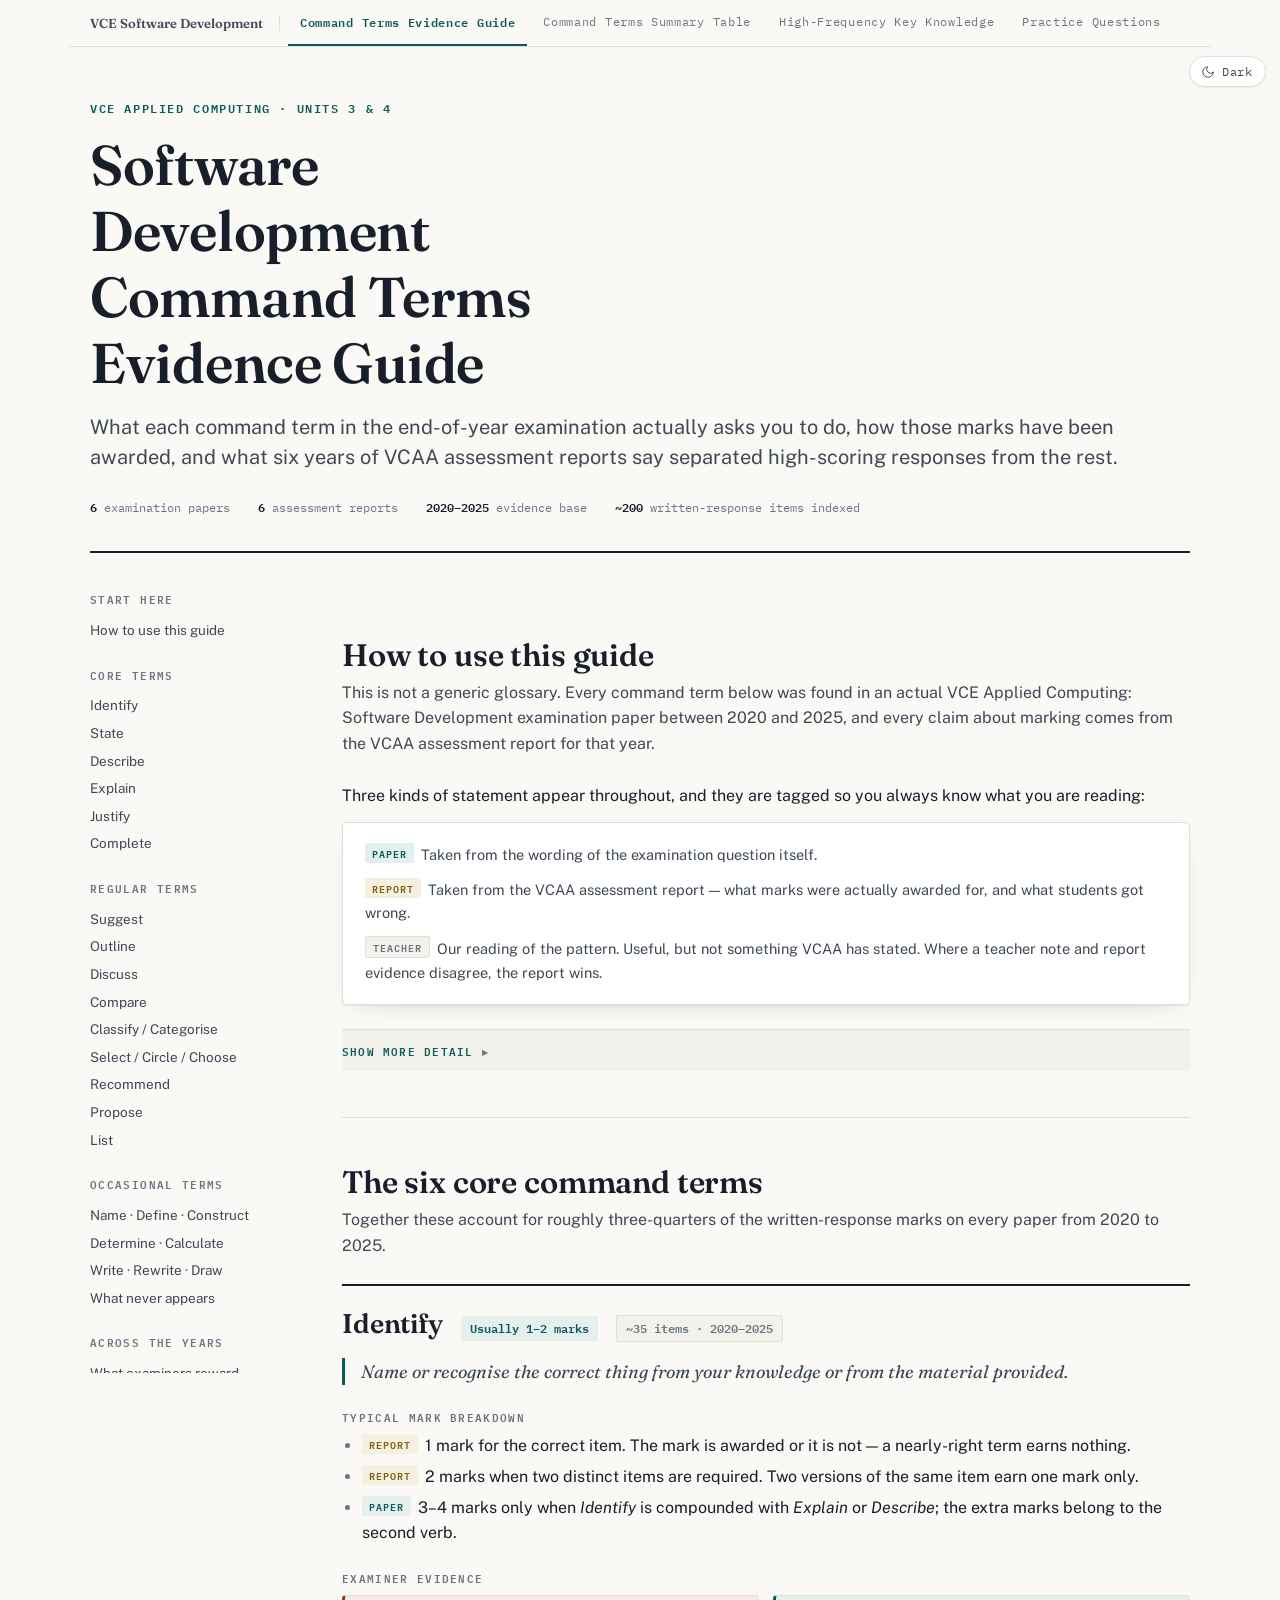
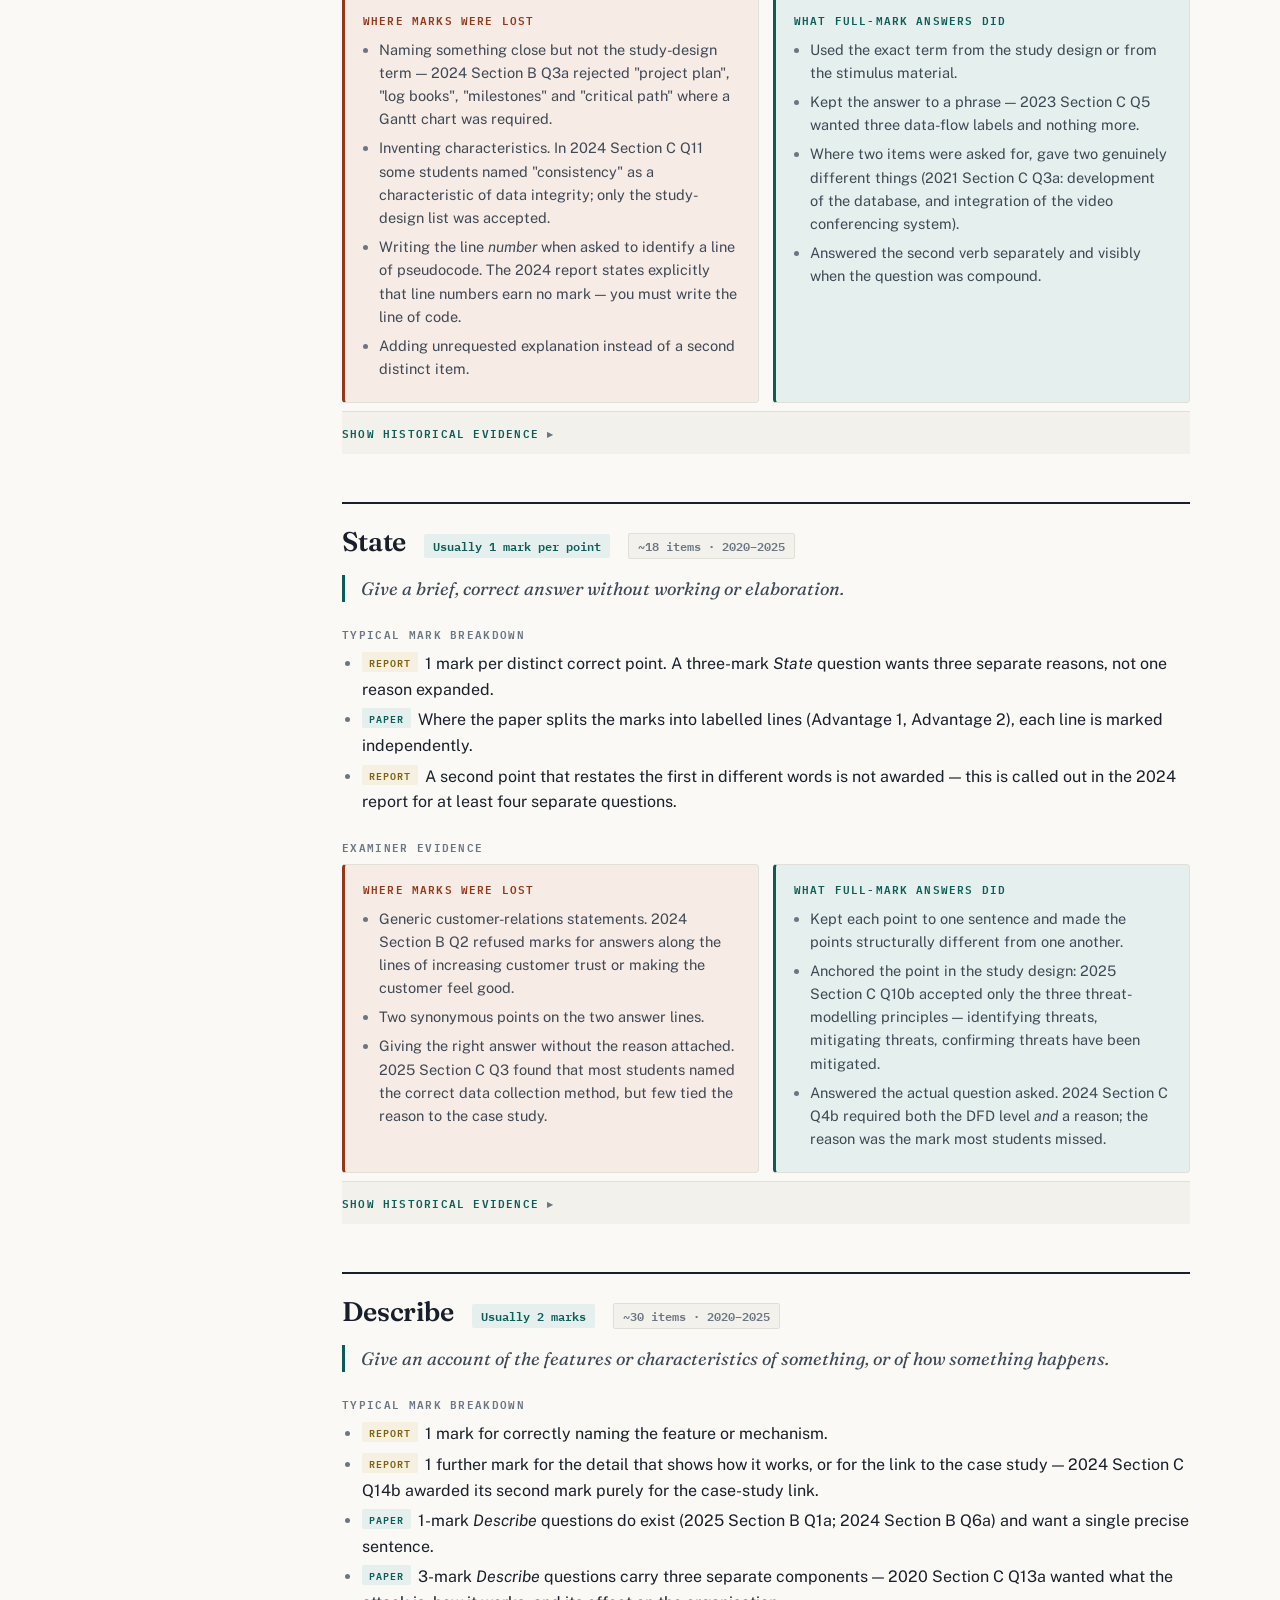
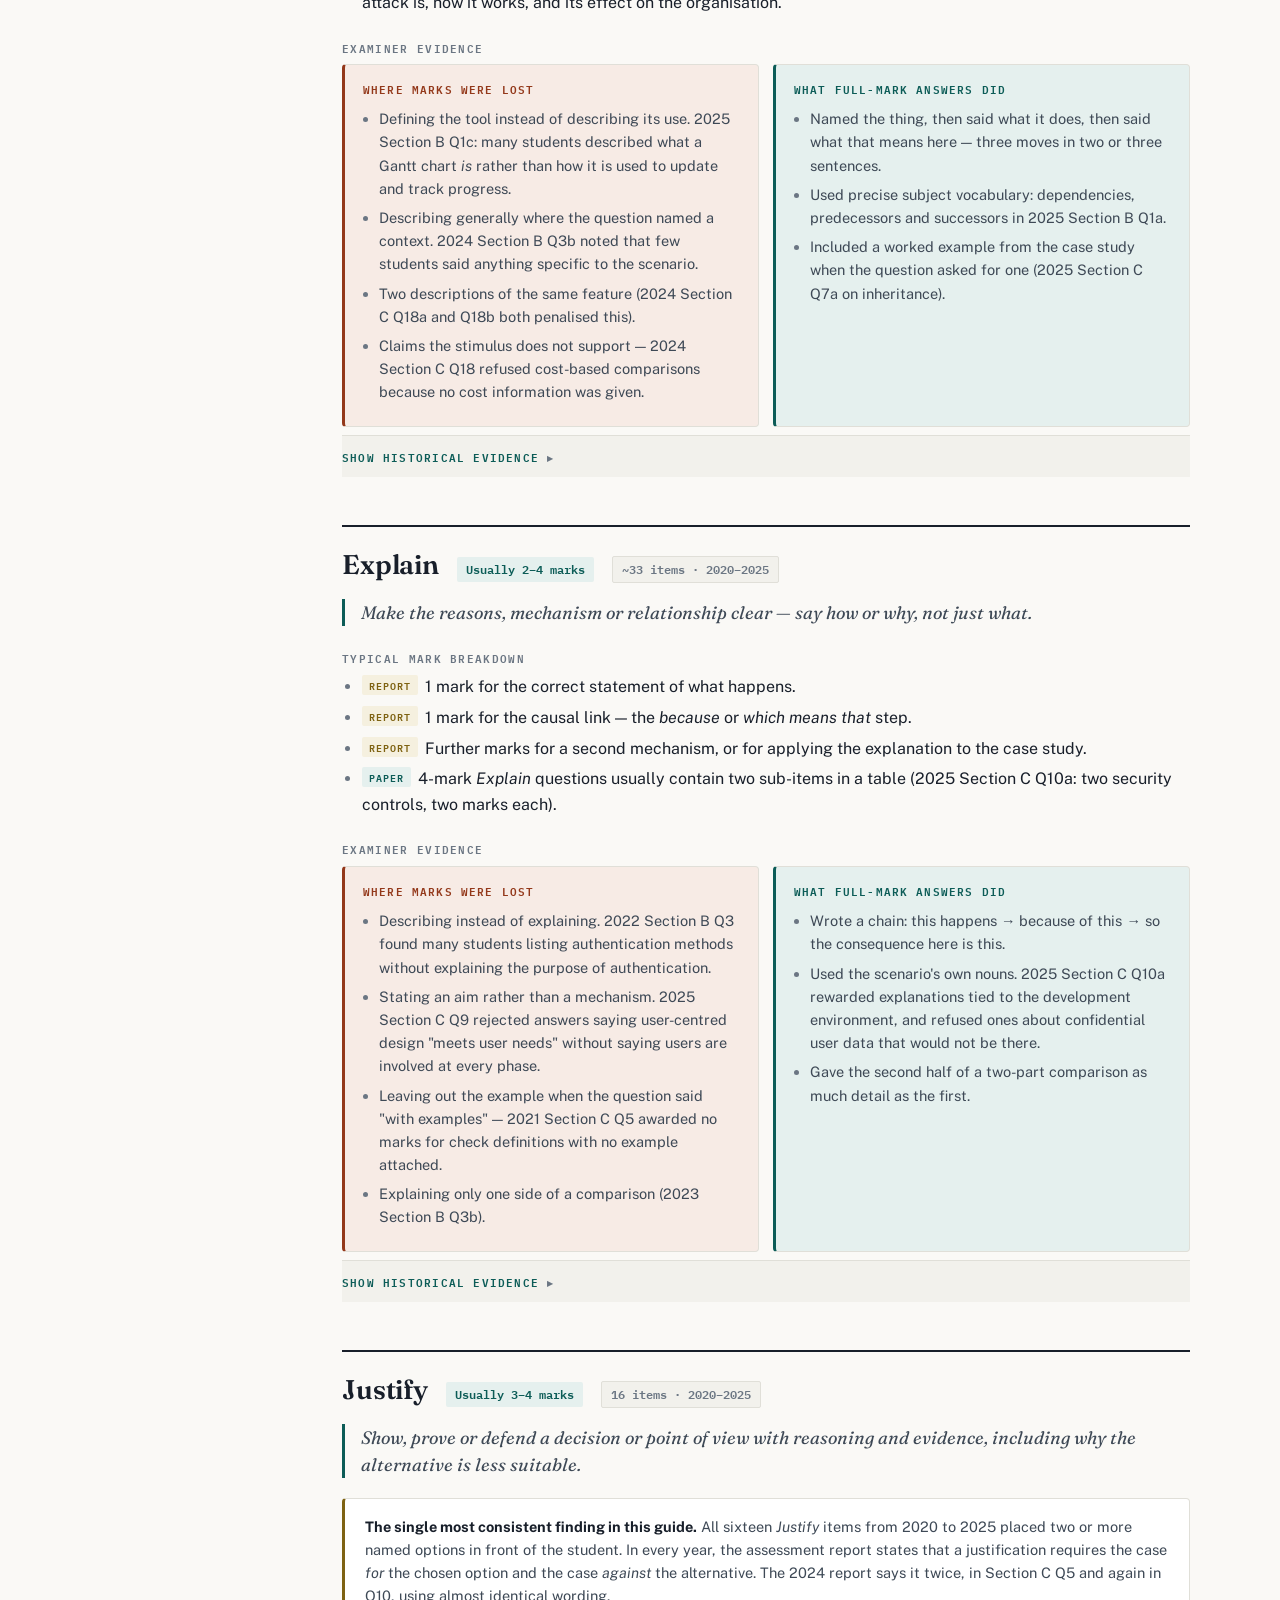
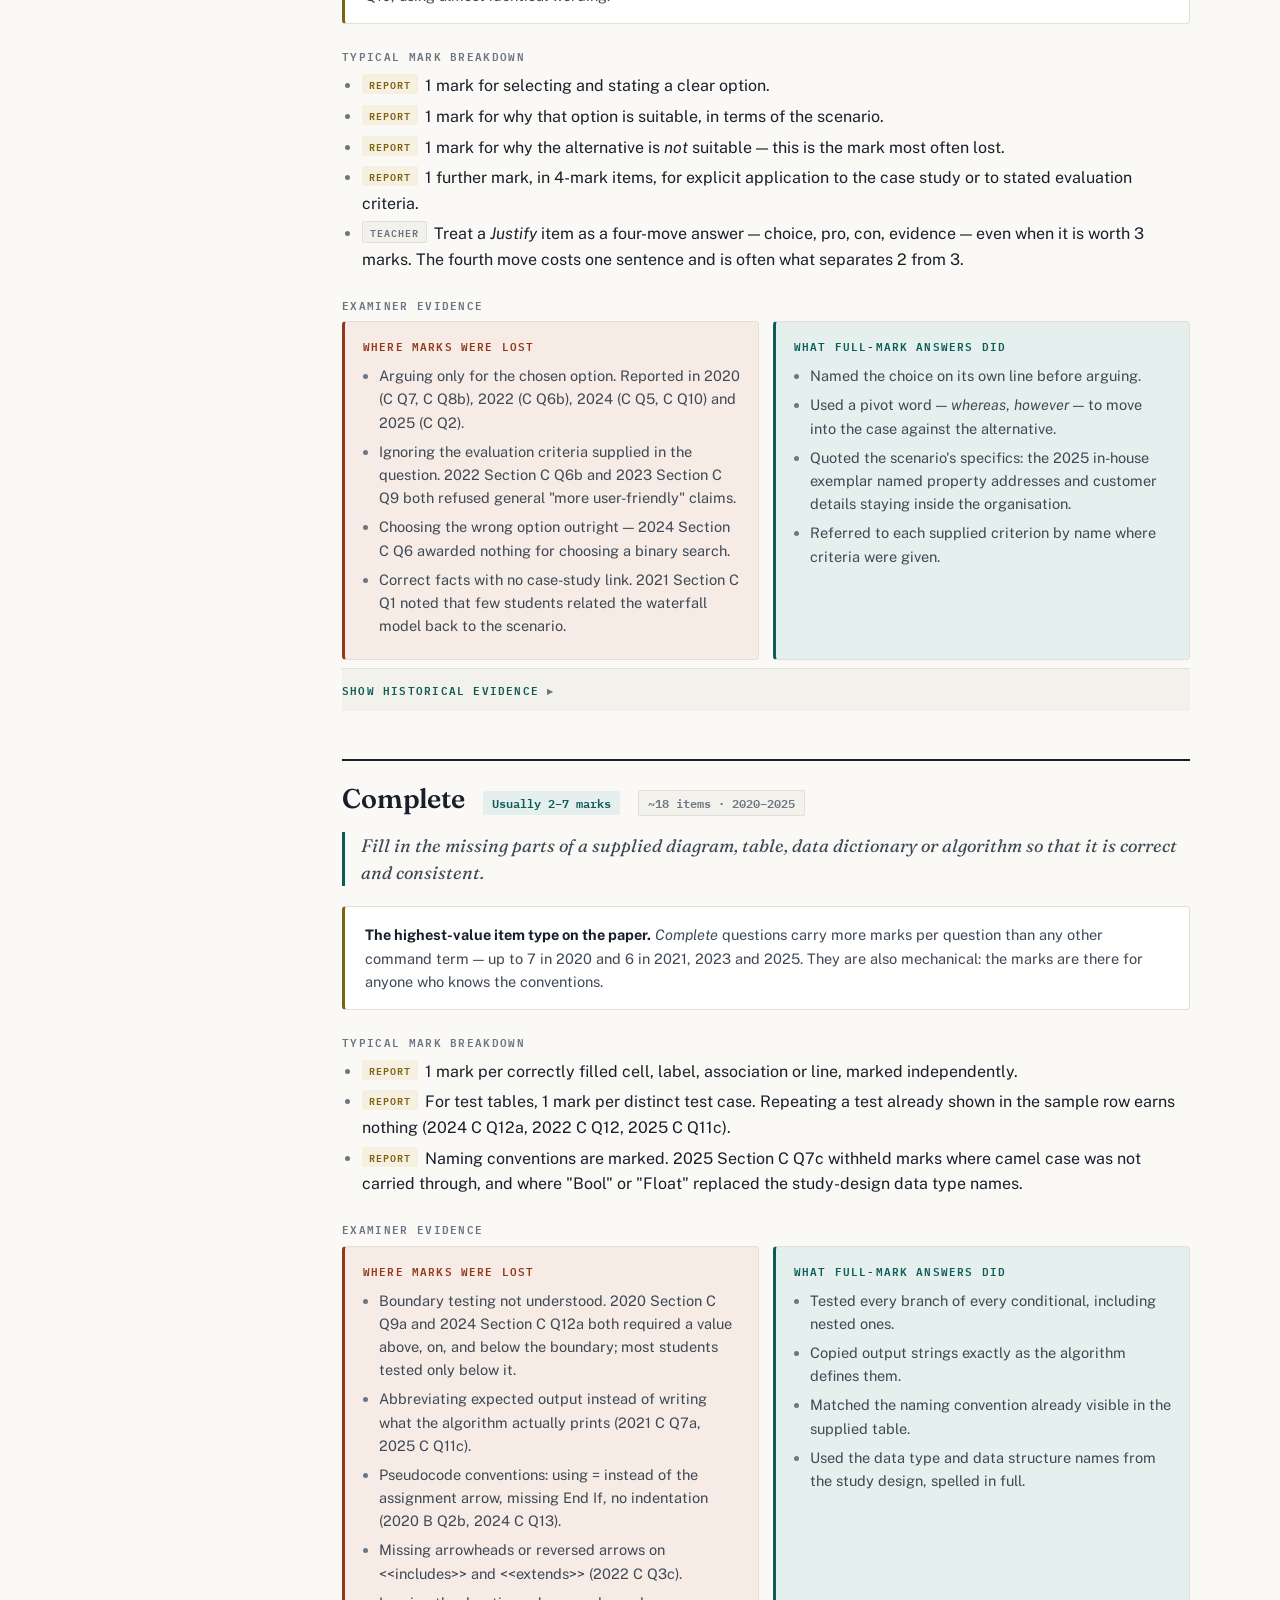
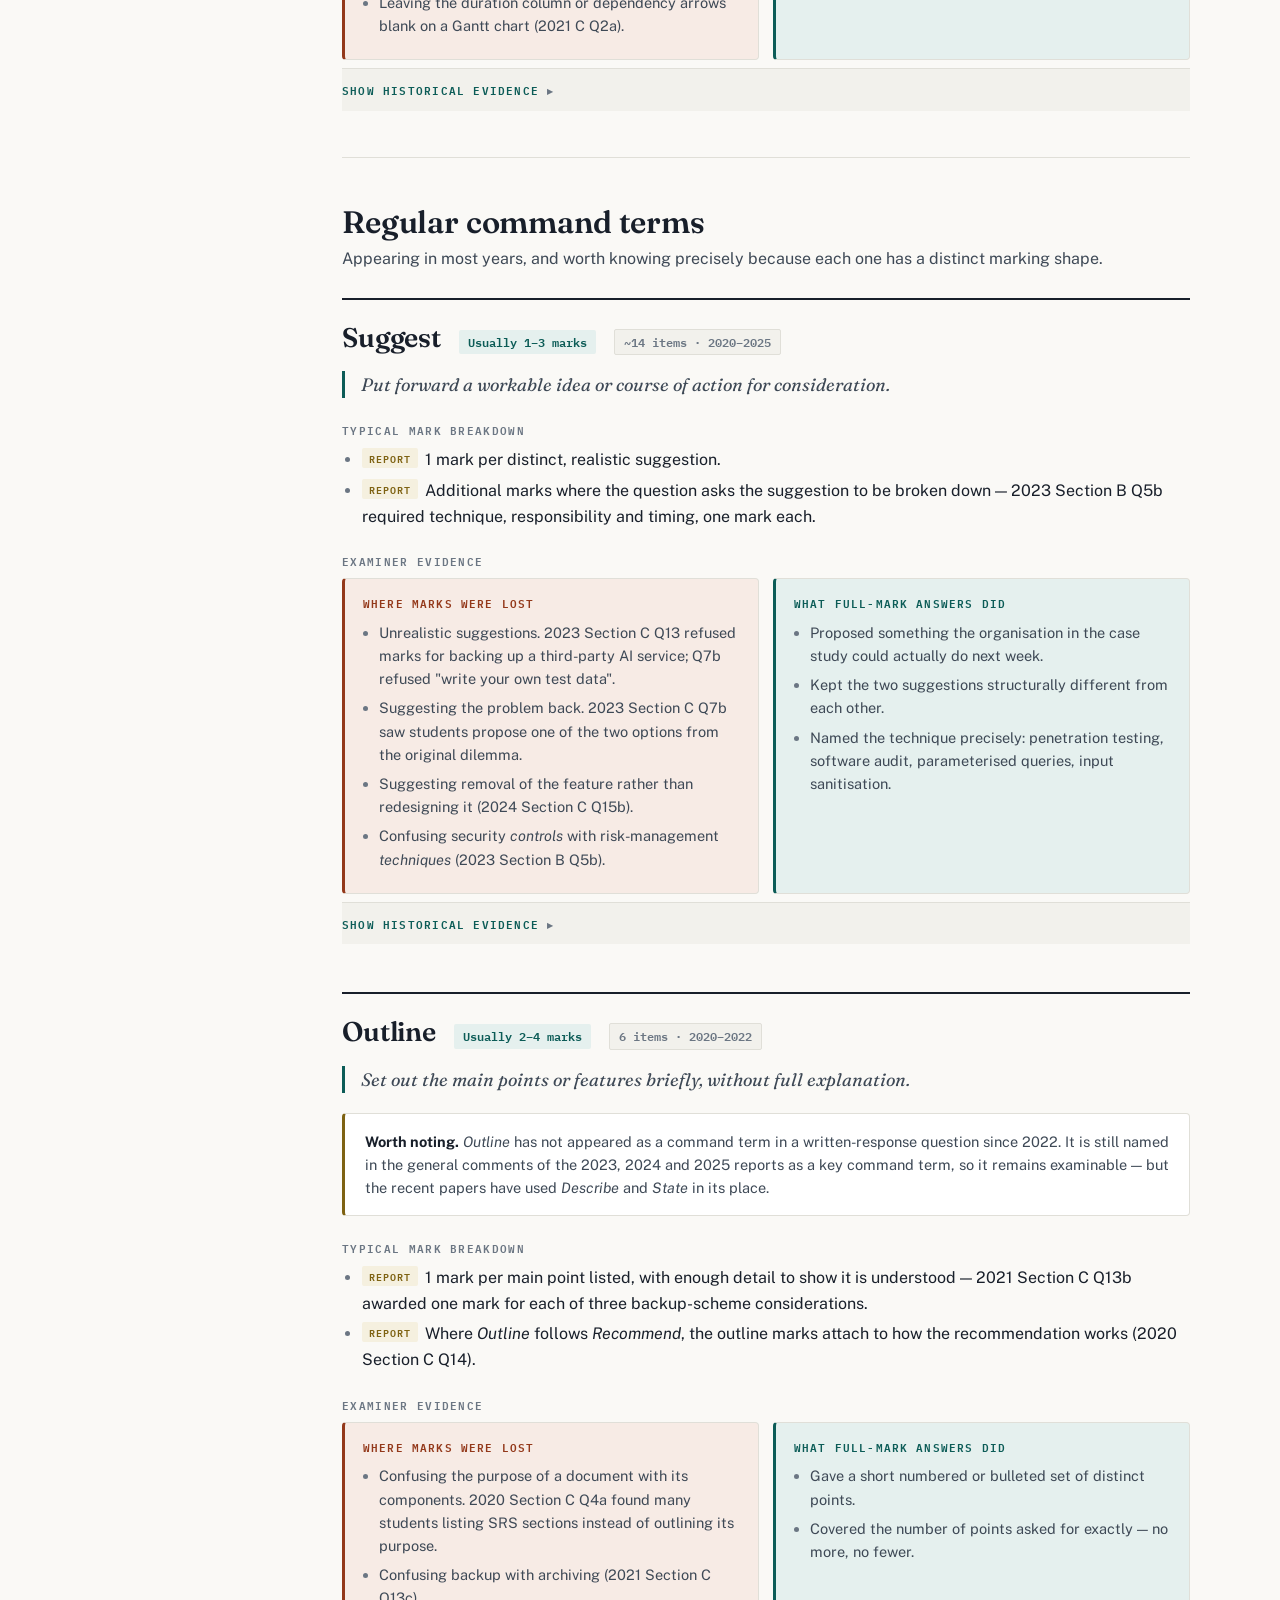
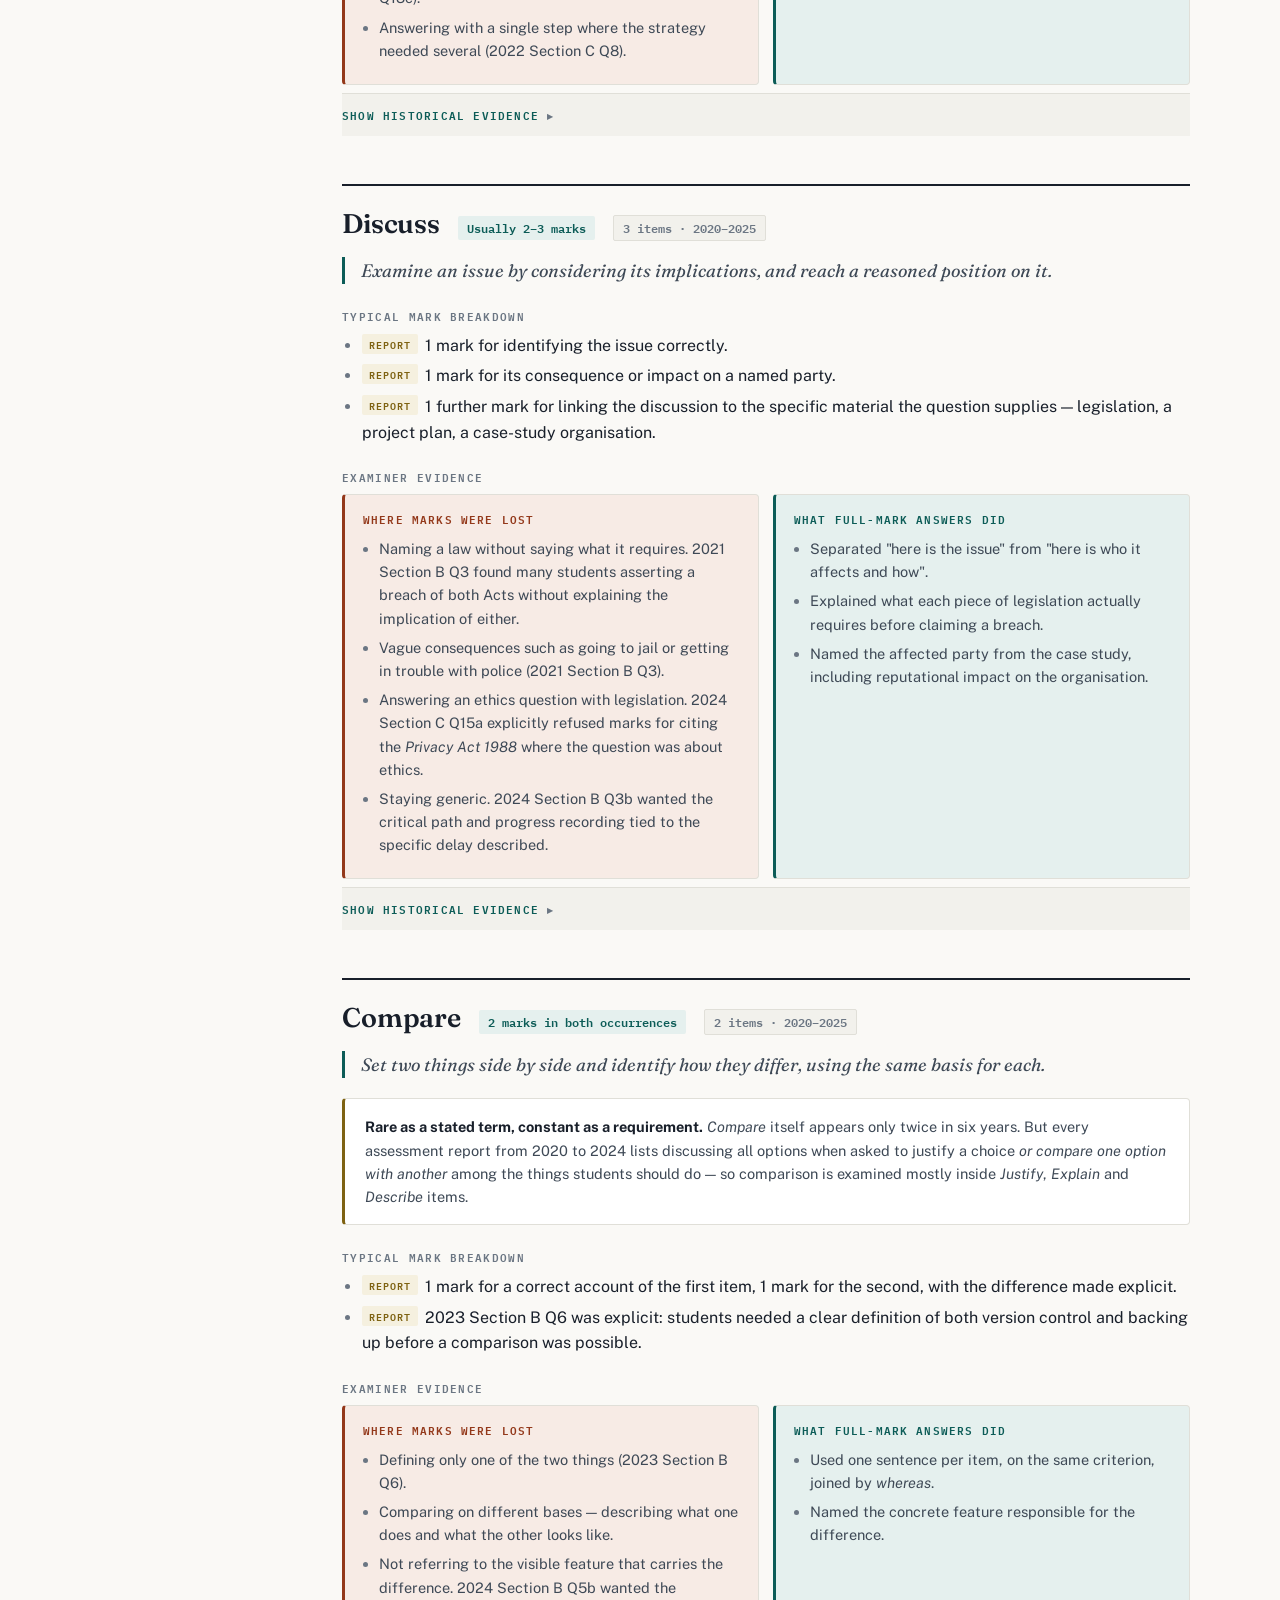
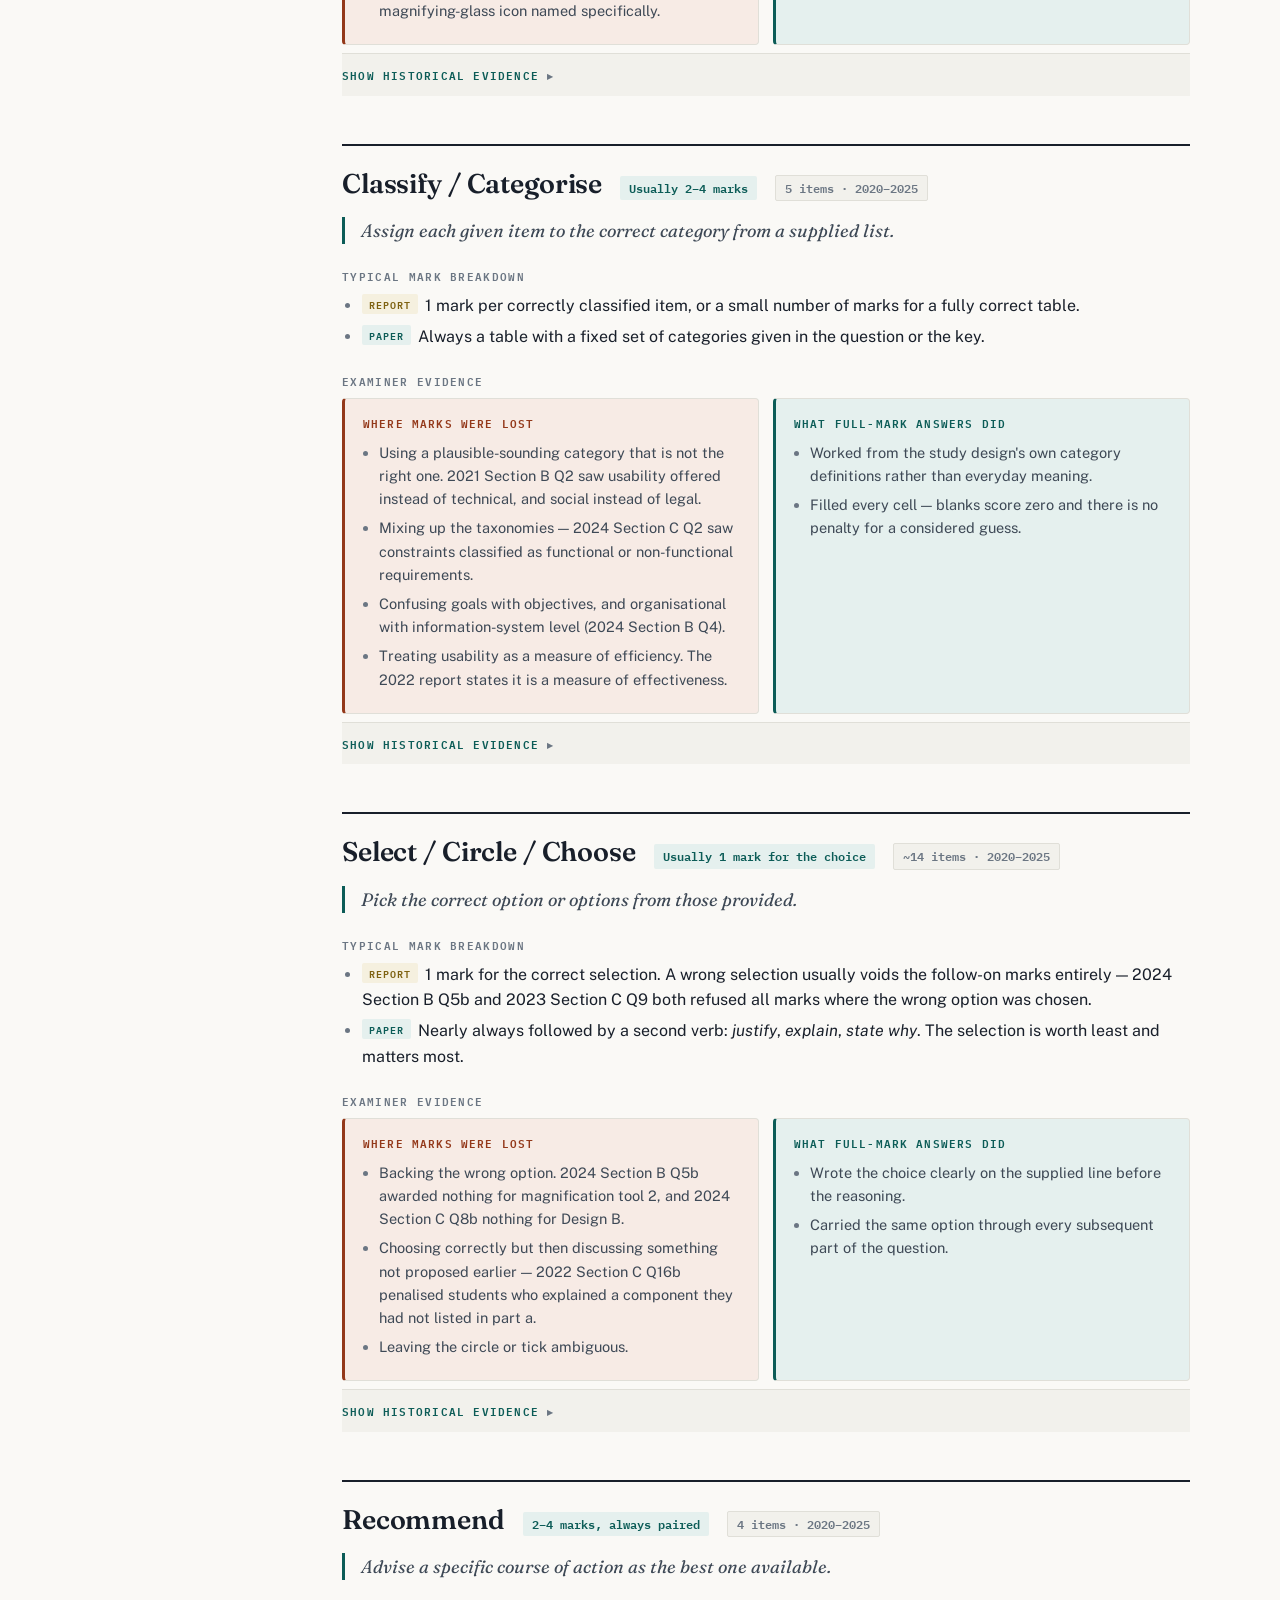
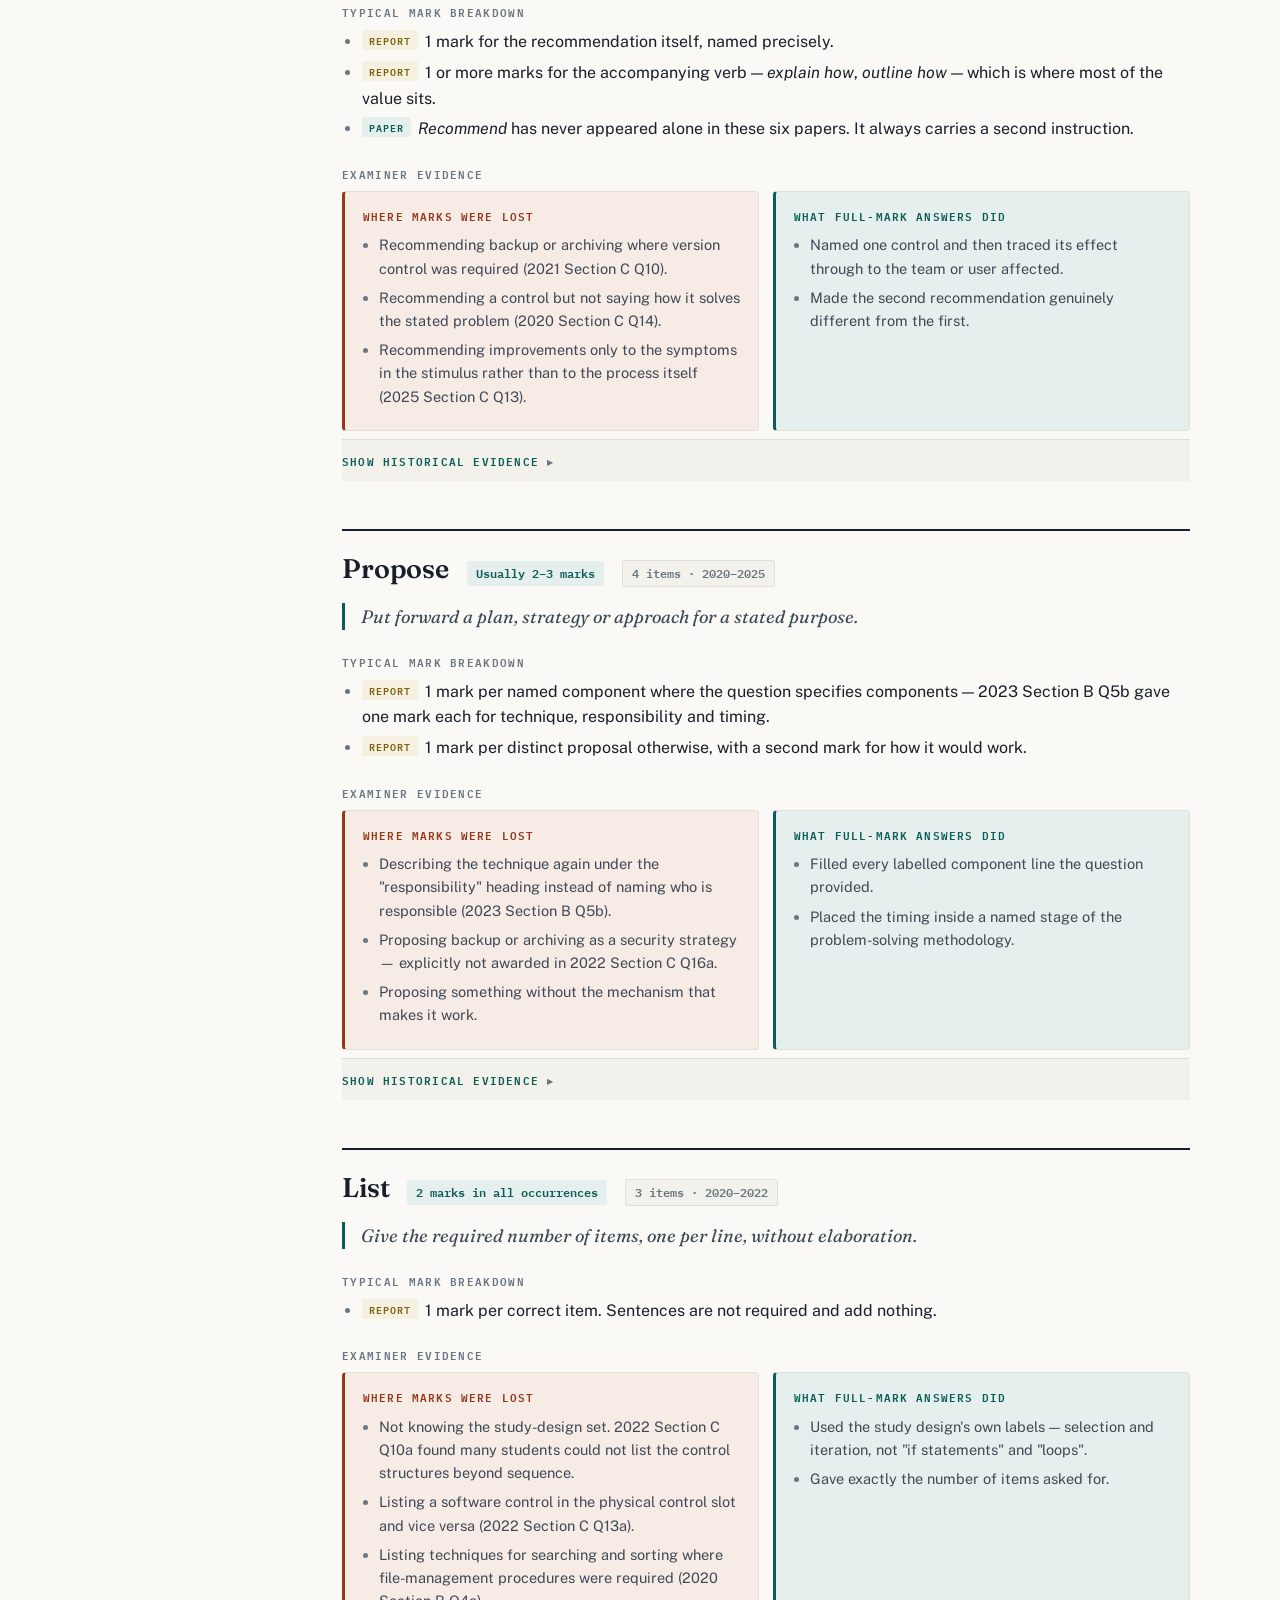
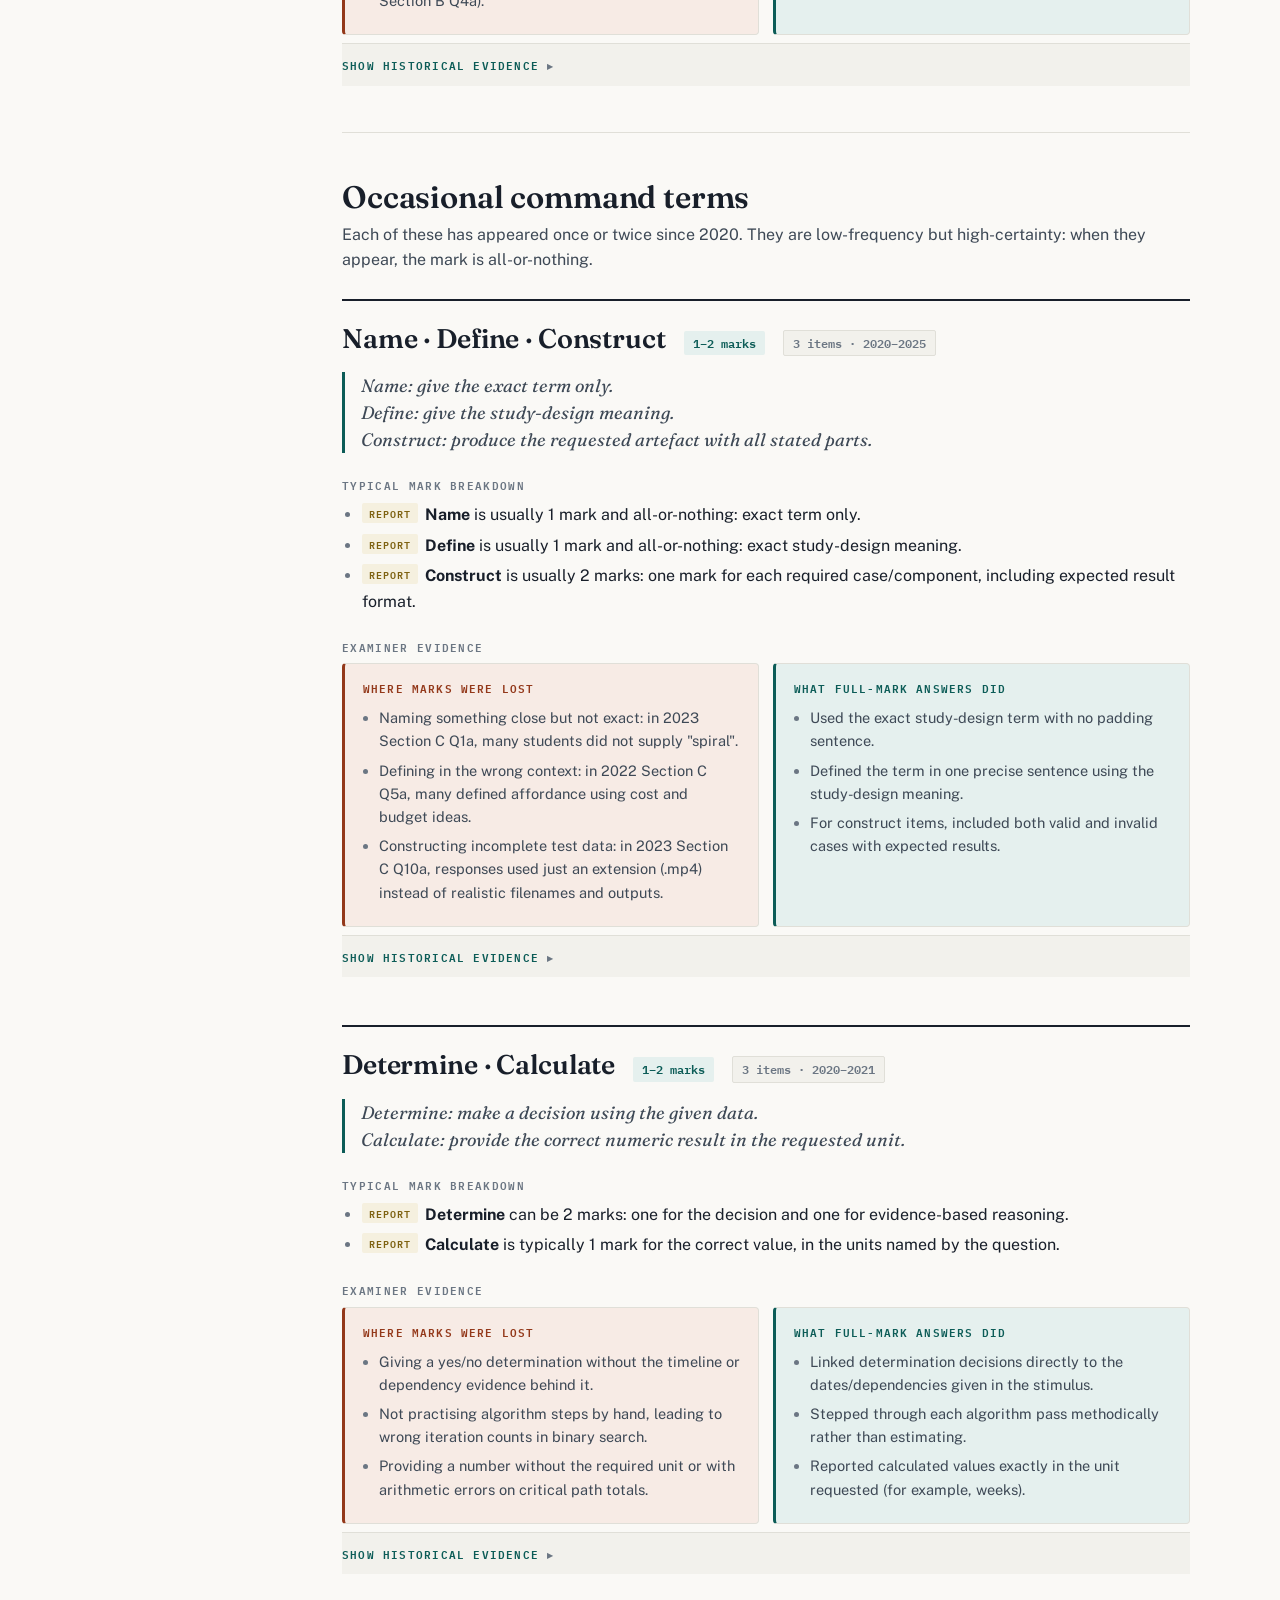
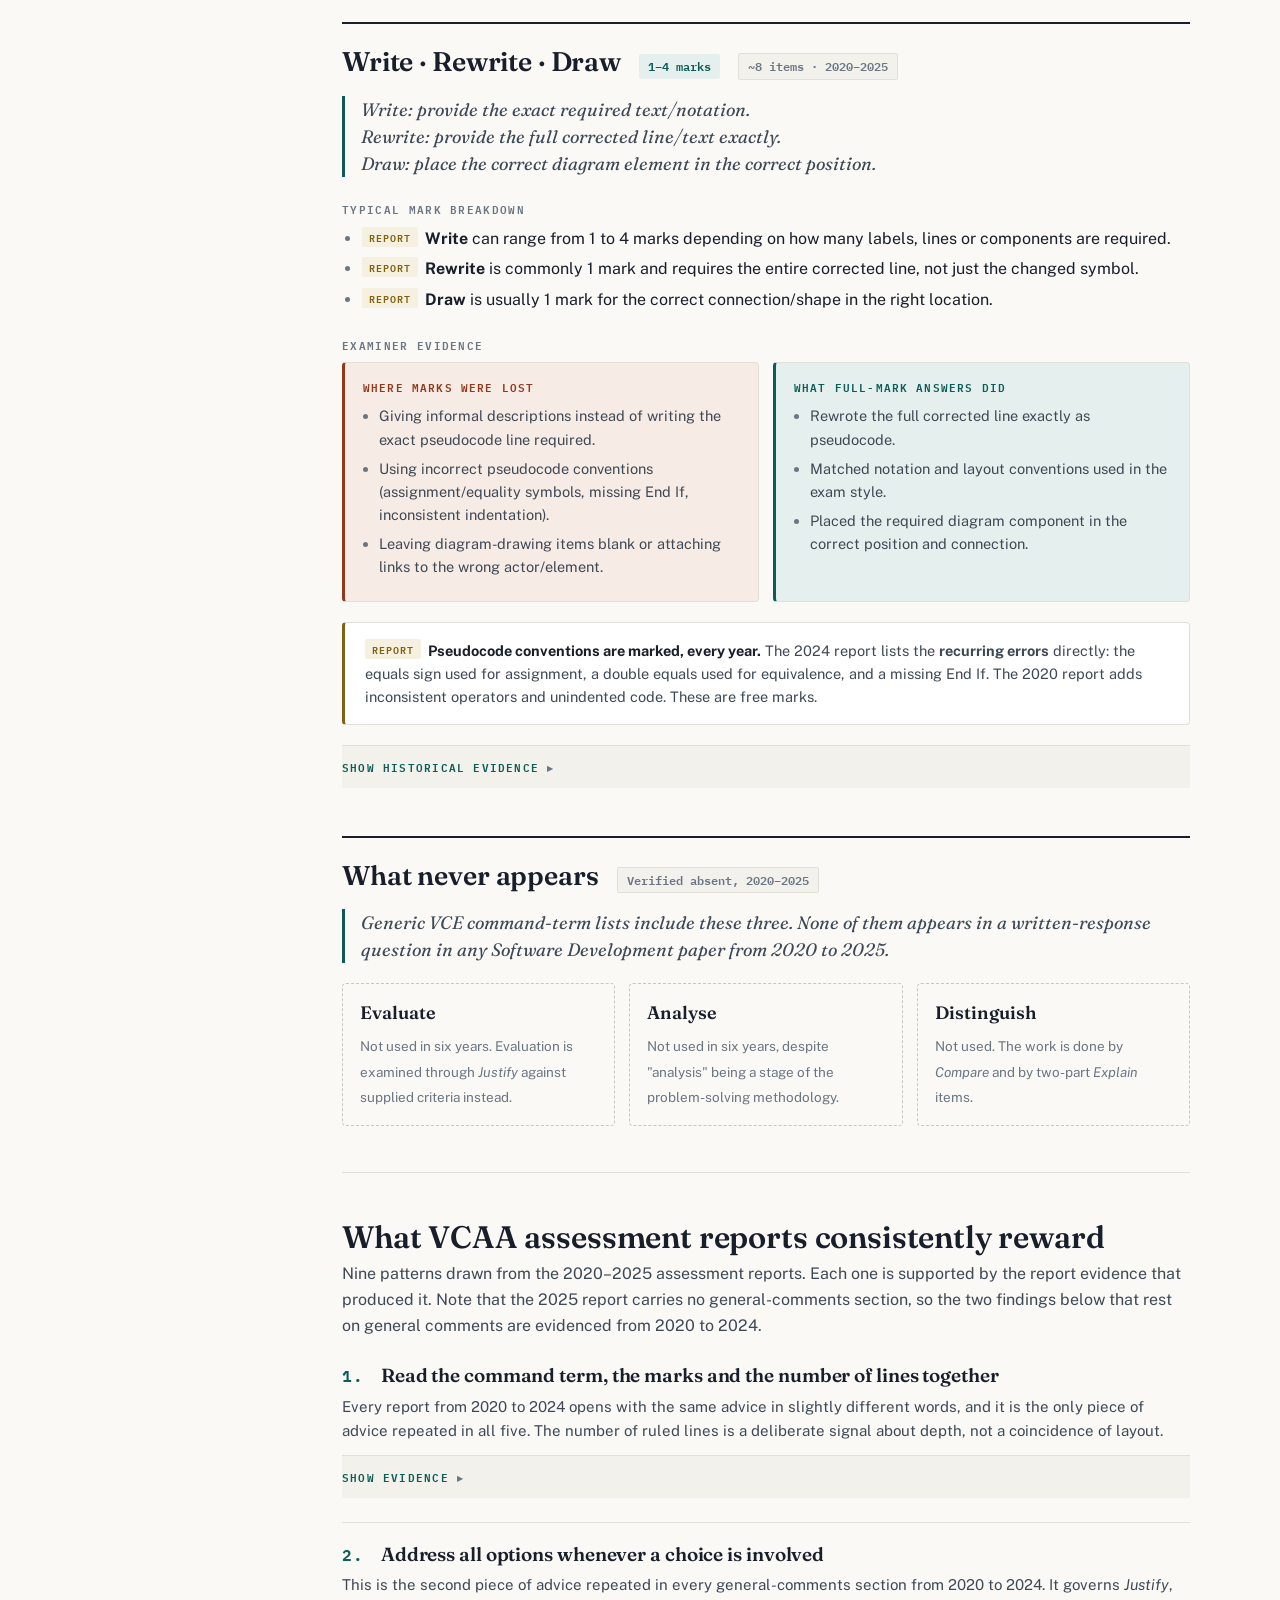
<file: index.html>
<!DOCTYPE html>
<html lang="en-AU">
<head>
<meta charset="utf-8">
<meta name="viewport" content="width=device-width, initial-scale=1, viewport-fit=cover">
<meta name="color-scheme" content="light dark">
<script>
{ try { var cs = localStorage.getItem("color-scheme");
  if (cs === "light" || cs === "dark") {
    document.documentElement.setAttribute("data-theme", cs);
    document.querySelector('meta[name="color-scheme"]').content = cs;
  } } catch (e) {} }
</script>
<title>Command Terms Evidence Guide</title>
<meta name="description" content="An evidence-based guide to the command terms used in VCE Applied Computing: Software Development examinations, built from the 2020–2025 papers and VCAA assessment reports.">
<meta name="author" content="Chris Bucknell">
<meta property="og:type" content="article">
<meta property="og:title" content="Command Terms Evidence Guide">
<meta property="og:description" content="An evidence-based guide to the command terms used in VCE Applied Computing: Software Development examinations, built from the 2020–2025 papers and VCAA assessment reports.">
<meta name="twitter:card" content="summary">
<link rel="icon" href="data:image/svg+xml,%3Csvg xmlns='http://www.w3.org/2000/svg' viewBox='0 0 100 100'%3E%3Ctext y='.9em' font-size='90'%3E%F0%9F%93%9D%3C/text%3E%3C/svg%3E">
<link rel="preconnect" href="https://fonts.googleapis.com">
<link rel="preconnect" href="https://fonts.gstatic.com" crossorigin>
<link rel="stylesheet" href="https://fonts.googleapis.com/css2?family=Fraunces:opsz,wght@9..144,400;9..144,600;9..144,700&family=Public+Sans:ital,wght@0,400;0,500;0,600;0,700;1,400&family=IBM+Plex+Mono:wght@400;500;600&display=swap">
<link rel="stylesheet" href="styles.css">
</head>
<body>

<button class="theme-toggle" type="button" id="themeToggle" aria-live="polite">
  <svg class="tt-moon" viewBox="0 0 24 24" aria-hidden="true"><path d="M21 12.8A9 9 0 1 1 11.2 3a7 7 0 0 0 9.8 9.8Z"/></svg>
  <svg class="tt-sun" viewBox="0 0 24 24" aria-hidden="true"><circle cx="12" cy="12" r="4.2"/><path d="M12 2v2.4M12 19.6V22M2 12h2.4M19.6 12H22M4.9 4.9l1.7 1.7M17.4 17.4l1.7 1.7M19.1 4.9l-1.7 1.7M6.6 17.4l-1.7 1.7"/></svg>
  <span class="tt-label" id="themeLabel">Dark</span>
</button>

<div class="wrap">

<nav class="sitenav" aria-label="Site">
  <ul>
    <li><span class="brand">VCE Software Development</span></li>
    <li><a href="#" aria-current="page">Command Terms Evidence Guide</a></li>
    <li><a href="command-terms-summary.html">Command Terms Summary Table</a></li>
    <li><a href="key-knowledge.html">High-Frequency Key Knowledge</a></li>
    <li><a href="practice-questions.html">Practice Questions</a></li>
  </ul>
</nav>


  <header class="mast">
    <p class="eyebrow">VCE Applied Computing · Units 3 &amp; 4</p>
    <h1>Software Development Command Terms Evidence Guide</h1>
    <p class="sub">What each command term in the end-of-year examination actually asks you to do, how those marks have been awarded, and what six years of VCAA assessment reports say separated high-scoring responses from the rest.</p>
    <div class="meta">
      <span><b>6</b> examination papers</span>
      <span><b>6</b> assessment reports</span>
      <span><b>2020–2025</b> evidence base</span>
      <span><b>~200</b> written-response items indexed</span>
    </div>
  </header>
<div class="shell">

    <nav class="rail" aria-label="Contents">
      <h5>Start here</h5>
      <a href="#intro">How to use this guide</a>
      <h5>Core terms</h5>
      <a href="#identify">Identify</a>
      <a href="#state">State</a>
      <a href="#describe">Describe</a>
      <a href="#explain">Explain</a>
      <a href="#justify">Justify</a>
      <a href="#complete">Complete</a>
      <h5>Regular terms</h5>
      <a href="#suggest">Suggest</a>
      <a href="#outline">Outline</a>
      <a href="#discuss">Discuss</a>
      <a href="#compare">Compare</a>
      <a href="#classify">Classify / Categorise</a>
      <a href="#select">Select / Circle / Choose</a>
      <a href="#recommend">Recommend</a>
      <a href="#propose">Propose</a>
      <a href="#list">List</a>
      <h5>Occasional terms</h5>
      <a href="#short">Name · Define · Construct</a>
      <a href="#calc">Determine · Calculate</a>
      <a href="#write">Write · Rewrite · Draw</a>
      <a href="#absent">What never appears</a>
      <h5>Across the years</h5>
      <a href="#findings">What examiners reward</a>
      <a href="#checklist">Examination checklist</a>
      <a href="#sources">Sources</a>
    </nav>

    <main>

      <!-- INTRO -->
      <section id="intro" class="band">
        <h2>How to use this guide</h2>
        <p class="lede">This is not a generic glossary. Every command term below was found in an actual VCE Applied Computing: Software Development examination paper between 2020 and 2025, and every claim about marking comes from the VCAA assessment report for that year.</p>

        <div class="prose">
          <p>Three kinds of statement appear throughout, and they are tagged so you always know what you are reading:</p>
        </div>

        <div class="legend">
          <div><span class="tag paper">Paper</span>Taken from the wording of the examination question itself.</div>
          <div><span class="tag report">Report</span>Taken from the VCAA assessment report — what marks were actually awarded for, and what students got wrong.</div>
          <div><span class="tag read">Teacher</span>Our reading of the pattern. Useful, but not something VCAA has stated. Where a teacher note and report evidence disagree, the report wins.</div>
        </div>

        <details class="ans" style="margin-top:24px">
          <summary>Show more detail</summary>
          <div class="ans-body prose">
            <p>A word on how the paper is built. Section A is 20 multiple-choice questions. Section B is short-answer, five or six questions worth 20 marks in total. Section C is a case study, 13&ndash;19 questions worth 60 marks, and <em>every</em> answer in it must be applied to the case study. Command terms behave the same way in Sections B and C, but <b>Section C adds a second requirement on top of the command term: the case study reference</b>. That single difference accounts for a large share of the marks lost each year.</p>
            <p>Most questions carry a <em>compound</em> instruction &mdash; <span style="font-style:italic">identify and explain</span>, <span style="font-style:italic">state&hellip; and provide one reason</span>, <span style="font-style:italic">describe&hellip; and recommend</span>. Each verb is a separate job, and the marks split across them. Missing the second verb is the most common way a strong answer ends up with half the marks.</p>
            <p><strong>How the marks work.</strong> <u>VCAA awards whole marks only</u>. There are no half marks and no partial credit within a mark: for each mark, the assessor decides that the response has met the requirement or it has not. <u>A three-mark question is three separate decisions</u>. This is why the phrasing throughout this guide is always <em>one mark for&hellip;</em> &mdash; each mark has its own requirement, and an answer that half-meets it earns nothing for that mark. It is also why two reworded versions of the same point cannot score twice: the second decision has nothing new to assess.</p>
          </div>
        </details>
      </section>

      <!-- ============ CORE TERMS ============ -->
      <section class="band">
        <h2>The six core command terms</h2>
        <p class="lede">Together these account for roughly three-quarters of the written-response marks on every paper from 2020 to 2025.</p>

        <!-- IDENTIFY -->
        <article class="term" id="identify">
          <div class="term-head">
            <h3>Identify</h3>
            <span class="chip">Usually 1–2 marks</span>
            <span class="chip count">~35 items · 2020–2025</span>
          </div>
          <p class="defn">Name or recognise the correct thing from your knowledge or from the material provided.</p>

          <h4>Typical mark breakdown</h4>
          <ul>
            <li><span class="tag report">Report</span>1 mark for the correct item. The mark is awarded or it is not &mdash; a nearly-right term earns nothing.</li>
            <li><span class="tag report">Report</span>2 marks when two distinct items are required. Two versions of the same item earn one mark only.</li>
            <li><span class="tag paper">Paper</span>3–4 marks only when <em>Identify</em> is compounded with <em>Explain</em> or <em>Describe</em>; the extra marks belong to the second verb.</li>
          </ul>

          <h4>Examiner evidence</h4>
          <div class="ev">
            <div class="ev-box bad">
              <h6>Where marks were lost</h6>
              <ul>
                <li>Naming something close but not the study-design term &mdash; 2024 Section B Q3a rejected "project plan", "log books", "milestones" and "critical path" where a Gantt chart was required.</li>
                <li>Inventing characteristics. In 2024 Section C Q11 some students named "consistency" as a characteristic of data integrity; only the study-design list was accepted.</li>
                <li>Writing the line <em>number</em> when asked to identify a line of pseudocode. The 2024 report states explicitly that line numbers earn no mark &mdash; you must write the line of code.</li>
                <li>Adding unrequested explanation instead of a second distinct item.</li>
              </ul>
            </div>
            <div class="ev-box good">
              <h6>What full-mark answers did</h6>
              <ul>
                <li>Used the exact term from the study design or from the stimulus material.</li>
                <li>Kept the answer to a phrase &mdash; 2023 Section C Q5 wanted three data-flow labels and nothing more.</li>
                <li>Where two items were asked for, gave two genuinely different things (2021 Section C Q3a: development of the database, and integration of the video conferencing system).</li>
                <li>Answered the second verb separately and visibly when the question was compound.</li>
              </ul>
            </div>
          </div>

          <h4>Historical evidence</h4>
          <div class="scroller">
            <table>
              <caption>Selected verified occurrences</caption>
              <thead><tr><th class="num">Year</th><th class="q">Section / Q</th><th class="num">Marks</th><th>How the term was used</th></tr></thead>
              <tbody>
                <tr><td class="yr">2025</td><td class="q">B Q3</td><td class="num">4</td><td>Identify <em>and explain</em> two risks of updating a combined dev/test/production environment</td></tr>
                <tr><td class="yr">2025</td><td class="q">C Q11a</td><td class="num">1</td><td>Identify the validation technique used on a given line of pseudocode</td></tr>
                <tr><td class="yr">2025</td><td class="q">C Q4b</td><td class="num">2</td><td>Identify <em>and explain</em> the error in a Level 1 DFD</td></tr>
                <tr><td class="yr">2024</td><td class="q">B Q3a</td><td class="num">1</td><td>Identify one tool for finding tasks on the critical path</td></tr>
                <tr><td class="yr">2024</td><td class="q">C Q12b</td><td class="num">1</td><td>Identify the line of pseudocode producing the error</td></tr>
                <tr><td class="yr">2024</td><td class="q">C Q19a</td><td class="num">1</td><td>Identify the legislation breached when an employee takes testing data</td></tr>
                <tr><td class="yr">2023</td><td class="q">B Q1</td><td class="num">2</td><td>Identify <em>and describe</em> one characteristic of a well-constructed SRS</td></tr>
                <tr><td class="yr">2023</td><td class="q">C Q7a</td><td class="num">2</td><td>Identify two consequences arising from an ethical dilemma</td></tr>
                <tr><td class="yr">2022</td><td class="q">B Q2a</td><td class="num">4</td><td>Identify <em>and describe</em> one advantage of Agile and one of Waterfall</td></tr>
                <tr><td class="yr">2022</td><td class="q">C Q15a</td><td class="num">2</td><td>Identify two characteristics of data that has integrity</td></tr>
                <tr><td class="yr">2021</td><td class="q">B Q4a</td><td class="num">2</td><td>Identify one mistake in a DFD <em>and suggest</em> a fix</td></tr>
                <tr><td class="yr">2021</td><td class="q">C Q3a / 3b</td><td class="num">2 / 1</td><td>Identify items inside, then outside, the project scope</td></tr>
                <tr><td class="yr">2020</td><td class="q">C Q3a</td><td class="num">1</td><td>Identify the tasks on the critical path of a Gantt chart</td></tr>
                <tr><td class="yr">2020</td><td class="q">C Q12a</td><td class="num">1</td><td>Identify the legislation applying to constant voice monitoring</td></tr>
              </tbody>
            </table>
          </div>
        </article>

        <!-- STATE -->
        <article class="term" id="state">
          <div class="term-head">
            <h3>State</h3>
            <span class="chip">Usually 1 mark per point</span>
            <span class="chip count">~18 items · 2020–2025</span>
          </div>
          <p class="defn">Give a brief, correct answer without working or elaboration.</p>

          <h4>Typical mark breakdown</h4>
          <ul>
            <li><span class="tag report">Report</span>1 mark per distinct correct point. A three-mark <em>State</em> question wants three separate reasons, not one reason expanded.</li>
            <li><span class="tag paper">Paper</span>Where the paper splits the marks into labelled lines (Advantage 1, Advantage 2), each line is marked independently.</li>
            <li><span class="tag report">Report</span>A second point that restates the first in different words is not awarded &mdash; this is called out in the 2024 report for at least four separate questions.</li>
          </ul>

          <h4>Examiner evidence</h4>
          <div class="ev">
            <div class="ev-box bad">
              <h6>Where marks were lost</h6>
              <ul>
                <li>Generic customer-relations statements. 2024 Section B Q2 refused marks for answers along the lines of increasing customer trust or making the customer feel good.</li>
                <li>Two synonymous points on the two answer lines.</li>
                <li>Giving the right answer without the reason attached. 2025 Section C Q3 found that most students named the correct data collection method, but few tied the reason to the case study.</li>
              </ul>
            </div>
            <div class="ev-box good">
              <h6>What full-mark answers did</h6>
              <ul>
                <li>Kept each point to one sentence and made the points structurally different from one another.</li>
                <li>Anchored the point in the study design: 2025 Section C Q10b accepted only the three threat-modelling principles &mdash; identifying threats, mitigating threats, confirming threats have been mitigated.</li>
                <li>Answered the actual question asked. 2024 Section C Q4b required both the DFD level <em>and</em> a reason; the reason was the mark most students missed.</li>
              </ul>
            </div>
          </div>

          <h4>Historical evidence</h4>
          <div class="scroller">
            <table>
              <caption>Selected verified occurrences</caption>
              <thead><tr><th class="num">Year</th><th class="q">Section / Q</th><th class="num">Marks</th><th>How the term was used</th></tr></thead>
              <tbody>
                <tr><td class="yr">2025</td><td class="q">C Q1</td><td class="num">3</td><td>State three reasons an organisation may undertake a software development project</td></tr>
                <tr><td class="yr">2025</td><td class="q">C Q3</td><td class="num">4</td><td>State the data collection method for two stakeholder groups, with a reason for each</td></tr>
                <tr><td class="yr">2025</td><td class="q">C Q12a</td><td class="num">1</td><td>State which user group should beta test a given function</td></tr>
                <tr><td class="yr">2024</td><td class="q">B Q2</td><td class="num">2</td><td>State two advantages of providing regular software updates</td></tr>
                <tr><td class="yr">2024</td><td class="q">C Q14a</td><td class="num">2</td><td>State two purposes of a software audit</td></tr>
                <tr><td class="yr">2024</td><td class="q">C Q17a / 17b</td><td class="num">1 / 1</td><td>State why an existence check is needed, then how it applies to one field</td></tr>
                <tr><td class="yr">2022</td><td class="q">C Q3a</td><td class="num">2</td><td>State the nature of a use case diagram error and how to correct it</td></tr>
                <tr><td class="yr">2021</td><td class="q">B Q1</td><td class="num">4</td><td>State two purposes of internal documentation, <em>and explain</em> the role of naming conventions for each</td></tr>
                <tr><td class="yr">2021</td><td class="q">B Q5a</td><td class="num">2</td><td>State the purpose of usability testing <em>and explain</em> how it differs from functional testing</td></tr>
                <tr><td class="yr">2020</td><td class="q">C Q13b</td><td class="num">2</td><td>State two risks of leaving a described security vulnerability unfixed</td></tr>
              </tbody>
            </table>
          </div>
        </article>

        <!-- DESCRIBE -->
        <article class="term" id="describe">
          <div class="term-head">
            <h3>Describe</h3>
            <span class="chip">Usually 2 marks</span>
            <span class="chip count">~30 items · 2020–2025</span>
          </div>
          <p class="defn">Give an account of the features or characteristics of something, or of how something happens.</p>

          <h4>Typical mark breakdown</h4>
          <ul>
            <li><span class="tag report">Report</span>1 mark for correctly naming the feature or mechanism.</li>
            <li><span class="tag report">Report</span>1 further mark for the detail that shows how it works, or for the link to the case study &mdash; 2024 Section C Q14b awarded its second mark purely for the case-study link.</li>
            <li><span class="tag paper">Paper</span>1-mark <em>Describe</em> questions do exist (2025 Section B Q1a; 2024 Section B Q6a) and want a single precise sentence.</li>
            <li><span class="tag paper">Paper</span>3-mark <em>Describe</em> questions carry three separate components &mdash; 2020 Section C Q13a wanted what the attack is, how it works, and its effect on the organisation.</li>
          </ul>

          <h4>Examiner evidence</h4>
          <div class="ev">
            <div class="ev-box bad">
              <h6>Where marks were lost</h6>
              <ul>
                <li>Defining the tool instead of describing its use. 2025 Section B Q1c: many students described what a Gantt chart <em>is</em> rather than how it is used to update and track progress.</li>
                <li>Describing generally where the question named a context. 2024 Section B Q3b noted that few students said anything specific to the scenario.</li>
                <li>Two descriptions of the same feature (2024 Section C Q18a and Q18b both penalised this).</li>
                <li>Claims the stimulus does not support &mdash; 2024 Section C Q18 refused cost-based comparisons because no cost information was given.</li>
              </ul>
            </div>
            <div class="ev-box good">
              <h6>What full-mark answers did</h6>
              <ul>
                <li>Named the thing, then said what it does, then said what that means here &mdash; three moves in two or three sentences.</li>
                <li>Used precise subject vocabulary: dependencies, predecessors and successors in 2025 Section B Q1a.</li>
                <li>Included a worked example from the case study when the question asked for one (2025 Section C Q7a on inheritance).</li>
              </ul>
            </div>
          </div>

          <h4>Historical evidence</h4>
          <div class="scroller">
            <table>
              <caption>Selected verified occurrences</caption>
              <thead><tr><th class="num">Year</th><th class="q">Section / Q</th><th class="num">Marks</th><th>How the term was used</th></tr></thead>
              <tbody>
                <tr><td class="yr">2025</td><td class="q">B Q1a</td><td class="num">1</td><td>Describe how tasks are sequenced in a Gantt chart</td></tr>
                <tr><td class="yr">2025</td><td class="q">B Q5c</td><td class="num">2</td><td>Describe two benefits of using XML to transmit a player's move</td></tr>
                <tr><td class="yr">2025</td><td class="q">C Q12b</td><td class="num">3</td><td>Describe a beta testing strategy for an identified user group</td></tr>
                <tr><td class="yr">2025</td><td class="q">C Q13</td><td class="num">3</td><td>Describe one issue with project-log recording, <em>and recommend</em> two improvements</td></tr>
                <tr><td class="yr">2024</td><td class="q">B Q6a / 6c</td><td class="num">1 / 2</td><td>Describe cross-site scripting; then its effect on data integrity and on the site owner</td></tr>
                <tr><td class="yr">2024</td><td class="q">C Q18a / 18b</td><td class="num">2 / 2</td><td>Describe two advantages of eye-tracking, then two of observation</td></tr>
                <tr><td class="yr">2023</td><td class="q">C Q15</td><td class="num">3</td><td>Describe a suitable backup procedure (type, timing and storage)</td></tr>
                <tr><td class="yr">2023</td><td class="q">C Q4b</td><td class="num">2</td><td>Describe the likely impact of a task overrun on a milestone</td></tr>
                <tr><td class="yr">2022</td><td class="q">C Q1b</td><td class="num">3</td><td>Describe the impact of economic, technical and legal constraints</td></tr>
                <tr><td class="yr">2021</td><td class="q">C Q11b</td><td class="num">2</td><td>Describe the web solution risk identified in the previous part</td></tr>
                <tr><td class="yr">2020</td><td class="q">C Q13a</td><td class="num">3</td><td>Describe a man-in-the-middle attack and how it could affect the organisation</td></tr>
                <tr><td class="yr">2020</td><td class="q">C Q12b</td><td class="num">3</td><td>Describe how constant voice monitoring could breach the identified legislation</td></tr>
              </tbody>
            </table>
          </div>
        </article>

        <!-- EXPLAIN -->
        <article class="term" id="explain">
          <div class="term-head">
            <h3>Explain</h3>
            <span class="chip">Usually 2–4 marks</span>
            <span class="chip count">~33 items · 2020–2025</span>
          </div>
          <p class="defn">Make the reasons, mechanism or relationship clear &mdash; say how or why, not just what.</p>

          <h4>Typical mark breakdown</h4>
          <ul>
            <li><span class="tag report">Report</span>1 mark for the correct statement of what happens.</li>
            <li><span class="tag report">Report</span>1 mark for the causal link &mdash; the <em>because</em> or <em>which means that</em> step.</li>
            <li><span class="tag report">Report</span>Further marks for a second mechanism, or for applying the explanation to the case study.</li>
            <li><span class="tag paper">Paper</span>4-mark <em>Explain</em> questions usually contain two sub-items in a table (2025 Section C Q10a: two security controls, two marks each).</li>
          </ul>

          <h4>Examiner evidence</h4>
          <div class="ev">
            <div class="ev-box bad">
              <h6>Where marks were lost</h6>
              <ul>
                <li>Describing instead of explaining. 2022 Section B Q3 found many students listing authentication methods without explaining the purpose of authentication.</li>
                <li>Stating an aim rather than a mechanism. 2025 Section C Q9 rejected answers saying user-centred design "meets user needs" without saying users are involved at every phase.</li>
                <li>Leaving out the example when the question said "with examples" &mdash; 2021 Section C Q5 awarded no marks for check definitions with no example attached.</li>
                <li>Explaining only one side of a comparison (2023 Section B Q3b).</li>
              </ul>
            </div>
            <div class="ev-box good">
              <h6>What full-mark answers did</h6>
              <ul>
                <li>Wrote a chain: this happens → because of this → so the consequence here is this.</li>
                <li>Used the scenario's own nouns. 2025 Section C Q10a rewarded explanations tied to the development environment, and refused ones about confidential user data that would not be there.</li>
                <li>Gave the second half of a two-part comparison as much detail as the first.</li>
              </ul>
            </div>
          </div>

          <h4>Historical evidence</h4>
          <div class="scroller">
            <table>
              <caption>Selected verified occurrences</caption>
              <thead><tr><th class="num">Year</th><th class="q">Section / Q</th><th class="num">Marks</th><th>How the term was used</th></tr></thead>
              <tbody>
                <tr><td class="yr">2025</td><td class="q">C Q10a</td><td class="num">4</td><td>Explain how two named security controls protect development practices or data</td></tr>
                <tr><td class="yr">2025</td><td class="q">C Q9</td><td class="num">3</td><td>Explain how user-centred design ensures efficiency and effectiveness</td></tr>
                <tr><td class="yr">2025</td><td class="q">B Q1b</td><td class="num">2</td><td>Identify a milestone <em>and explain</em> its significance in monitoring progress</td></tr>
                <tr><td class="yr">2024</td><td class="q">C Q16</td><td class="num">3</td><td>Explain the impact of an outdated code library and what should be done</td></tr>
                <tr><td class="yr">2024</td><td class="q">C Q14b</td><td class="num">2</td><td>Explain how a software audit supports a payment feature integration</td></tr>
                <tr><td class="yr">2023</td><td class="q">B Q3b</td><td class="num">3</td><td>Explain how object descriptions and pseudocode differ from a mock-up</td></tr>
                <tr><td class="yr">2023</td><td class="q">C Q10b</td><td class="num">2</td><td>Explain how an error message increases interface effectiveness</td></tr>
                <tr><td class="yr">2022</td><td class="q">C Q14b</td><td class="num">3</td><td>Explain why a variety of tests should be run with different users</td></tr>
                <tr><td class="yr">2021</td><td class="q">C Q5</td><td class="num">6</td><td>Explain, with examples, how controls support existence, range and type checking</td></tr>
                <tr><td class="yr">2021</td><td class="q">C Q8</td><td class="num">2</td><td>Explain why software auditing should be performed on a tested module</td></tr>
                <tr><td class="yr">2020</td><td class="q">C Q11</td><td class="num">3</td><td>Explain why selection sort is preferred over quick sort in a given context</td></tr>
                <tr><td class="yr">2020</td><td class="q">B Q3</td><td class="num">2</td><td>Explain why a function rather than a procedure performs a calculation</td></tr>
              </tbody>
            </table>
          </div>
        </article>

        <!-- JUSTIFY -->
        <article class="term" id="justify">
          <div class="term-head">
            <h3>Justify</h3>
            <span class="chip">Usually 3–4 marks</span>
            <span class="chip count">16 items · 2020–2025</span>
          </div>
          <p class="defn">Show, prove or defend a decision or point of view with reasoning and evidence, including why the alternative is less suitable.</p>

          <div class="callout">
            <strong>The single most consistent finding in this guide.</strong> All sixteen <em>Justify</em> items from 2020 to 2025 placed two or more named options in front of the student. In every year, the assessment report states that a justification requires the case <em>for</em> the chosen option and the case <em>against</em> the alternative. The 2024 report says it twice, in Section C Q5 and again in Q10, using almost identical wording.
          </div>

          <h4>Typical mark breakdown</h4>
          <ul>
            <li><span class="tag report">Report</span>1 mark for selecting and stating a clear option.</li>
            <li><span class="tag report">Report</span>1 mark for why that option is suitable, in terms of the scenario.</li>
            <li><span class="tag report">Report</span>1 mark for why the alternative is <em>not</em> suitable &mdash; this is the mark most often lost.</li>
            <li><span class="tag report">Report</span>1 further mark, in 4-mark items, for explicit application to the case study or to stated evaluation criteria.</li>
            <li><span class="tag read">Teacher</span>Treat a <em>Justify</em> item as a four-move answer &mdash; choice, pro, con, evidence &mdash; even when it is worth 3 marks. The fourth move costs one sentence and is often what separates 2 from 3.</li>
          </ul>

          <h4>Examiner evidence</h4>
          <div class="ev">
            <div class="ev-box bad">
              <h6>Where marks were lost</h6>
              <ul>
                <li>Arguing only for the chosen option. Reported in 2020 (C Q7, C Q8b), 2022 (C Q6b), 2024 (C Q5, C Q10) and 2025 (C Q2).</li>
                <li>Ignoring the evaluation criteria supplied in the question. 2022 Section C Q6b and 2023 Section C Q9 both refused general "more user-friendly" claims.</li>
                <li>Choosing the wrong option outright &mdash; 2024 Section C Q6 awarded nothing for choosing a binary search.</li>
                <li>Correct facts with no case-study link. 2021 Section C Q1 noted that few students related the waterfall model back to the scenario.</li>
              </ul>
            </div>
            <div class="ev-box good">
              <h6>What full-mark answers did</h6>
              <ul>
                <li>Named the choice on its own line before arguing.</li>
                <li>Used a pivot word &mdash; <em>whereas</em>, <em>however</em> &mdash; to move into the case against the alternative.</li>
                <li>Quoted the scenario's specifics: the 2025 in-house exemplar named property addresses and customer details staying inside the organisation.</li>
                <li>Referred to each supplied criterion by name where criteria were given.</li>
              </ul>
            </div>
          </div>

          <h4>Historical evidence</h4>
          <div class="scroller">
            <table>
              <caption>All verified occurrences, 2020–2025</caption>
              <thead><tr><th class="num">Year</th><th class="q">Section / Q</th><th class="num">Marks</th><th>How the term was used</th></tr></thead>
              <tbody>
                <tr><td class="yr">2025</td><td class="q">C Q2</td><td class="num">4</td><td>Justify in-house development rather than an external development team</td></tr>
                <tr><td class="yr">2025</td><td class="q">C Q8</td><td class="num">4</td><td>For each of two sketches, justify which UX characteristic it better demonstrates</td></tr>
                <tr><td class="yr">2024</td><td class="q">C Q5</td><td class="num">3</td><td>Justify a record rather than a one-dimensional or associative array</td></tr>
                <tr><td class="yr">2024</td><td class="q">C Q6</td><td class="num">3</td><td>Justify a linear search rather than a binary search for a given field</td></tr>
                <tr><td class="yr">2024</td><td class="q">C Q8c</td><td class="num">2</td><td>Justify a design selection against stated evaluation criteria</td></tr>
                <tr><td class="yr">2024</td><td class="q">C Q10</td><td class="num">3</td><td>Justify persisting with Agile rather than changing to Waterfall</td></tr>
                <tr><td class="yr">2023</td><td class="q">B Q4b</td><td class="num">3</td><td>Identify a usability-recording method <em>and justify</em> the choice</td></tr>
                <tr><td class="yr">2023</td><td class="q">C Q9</td><td class="num">3</td><td>Select a preferred interface design against three criteria and justify it</td></tr>
                <tr><td class="yr">2023</td><td class="q">C Q11a</td><td class="num">3</td><td>Justify a function rather than a method</td></tr>
                <tr><td class="yr">2023</td><td class="q">C Q14a</td><td class="num">3</td><td>Justify XML rather than CSV for API requests</td></tr>
                <tr><td class="yr">2022</td><td class="q">C Q6b</td><td class="num">3</td><td>Select a preferred mock-up using given criteria and justify the response</td></tr>
                <tr><td class="yr">2021</td><td class="q">C Q1</td><td class="num">3</td><td>Justify the decision to use the waterfall development model</td></tr>
                <tr><td class="yr">2021</td><td class="q">C Q9b</td><td class="num">3</td><td>Justify XML rather than CSV for transferring appointment data</td></tr>
                <tr><td class="yr">2020</td><td class="q">C Q2</td><td class="num">4</td><td>Justify an agile rather than a waterfall development model</td></tr>
                <tr><td class="yr">2020</td><td class="q">C Q7</td><td class="num">4</td><td>Select the most appropriate modified design and justify it against three criteria</td></tr>
                <tr><td class="yr">2020</td><td class="q">C Q8b</td><td class="num">4</td><td>Decide between CSV and XML for data transfer and justify the response</td></tr>
              </tbody>
            </table>
          </div>
        </article>

        <!-- COMPLETE -->
        <article class="term" id="complete">
          <div class="term-head">
            <h3>Complete</h3>
            <span class="chip">Usually 2–7 marks</span>
            <span class="chip count">~18 items · 2020–2025</span>
          </div>
          <p class="defn">Fill in the missing parts of a supplied diagram, table, data dictionary or algorithm so that it is correct and consistent.</p>

          <div class="callout">
            <strong>The highest-value item type on the paper.</strong> <em>Complete</em> questions carry more marks per question than any other command term &mdash; up to 7 in 2020 and 6 in 2021, 2023 and 2025. They are also mechanical: the marks are there for anyone who knows the conventions.
          </div>

          <h4>Typical mark breakdown</h4>
          <ul>
            <li><span class="tag report">Report</span>1 mark per correctly filled cell, label, association or line, marked independently.</li>
            <li><span class="tag report">Report</span>For test tables, 1 mark per distinct test case. Repeating a test already shown in the sample row earns nothing (2024 C Q12a, 2022 C Q12, 2025 C Q11c).</li>
            <li><span class="tag report">Report</span>Naming conventions are marked. 2025 Section C Q7c withheld marks where camel case was not carried through, and where "Bool" or "Float" replaced the study-design data type names.</li>
          </ul>

          <h4>Examiner evidence</h4>
          <div class="ev">
            <div class="ev-box bad">
              <h6>Where marks were lost</h6>
              <ul>
                <li>Boundary testing not understood. 2020 Section C Q9a and 2024 Section C Q12a both required a value above, on, and below the boundary; most students tested only below it.</li>
                <li>Abbreviating expected output instead of writing what the algorithm actually prints (2021 C Q7a, 2025 C Q11c).</li>
                <li>Pseudocode conventions: using = instead of the assignment arrow, missing End If, no indentation (2020 B Q2b, 2024 C Q13).</li>
                <li>Missing arrowheads or reversed arrows on &lt;&lt;includes&gt;&gt; and &lt;&lt;extends&gt;&gt; (2022 C Q3c).</li>
                <li>Leaving the duration column or dependency arrows blank on a Gantt chart (2021 C Q2a).</li>
              </ul>
            </div>
            <div class="ev-box good">
              <h6>What full-mark answers did</h6>
              <ul>
                <li>Tested every branch of every conditional, including nested ones.</li>
                <li>Copied output strings exactly as the algorithm defines them.</li>
                <li>Matched the naming convention already visible in the supplied table.</li>
                <li>Used the data type and data structure names from the study design, spelled in full.</li>
              </ul>
            </div>
          </div>

          <h4>Historical evidence</h4>
          <div class="scroller">
            <table>
              <caption>Selected verified occurrences</caption>
              <thead><tr><th class="num">Year</th><th class="q">Section / Q</th><th class="num">Marks</th><th>How the term was used</th></tr></thead>
              <tbody>
                <tr><td class="yr">2025</td><td class="q">C Q11c</td><td class="num">6</td><td>Complete a test table for a validation function</td></tr>
                <tr><td class="yr">2025</td><td class="q">C Q7c</td><td class="num">4</td><td>Complete an object description with missing attributes and data types</td></tr>
                <tr><td class="yr">2025</td><td class="q">C Q6</td><td class="num">4</td><td>Complete a mind map by labelling branches and adding sub-branches</td></tr>
                <tr><td class="yr">2024</td><td class="q">C Q3a</td><td class="num">3</td><td>Complete a use case diagram by filling three missing labels</td></tr>
                <tr><td class="yr">2024</td><td class="q">C Q12a</td><td class="num">2</td><td>Complete a test table for a boundary condition</td></tr>
                <tr><td class="yr">2023</td><td class="q">C Q12</td><td class="num">6</td><td>Complete a data dictionary from a supplied algorithm</td></tr>
                <tr><td class="yr">2023</td><td class="q">C Q1b</td><td class="num">3</td><td>Complete a diagram representing the spiral development model</td></tr>
                <tr><td class="yr">2022</td><td class="q">C Q12</td><td class="num">3</td><td>Complete a test table covering nested conditionals</td></tr>
                <tr><td class="yr">2021</td><td class="q">C Q6</td><td class="num">6</td><td>Fill in missing pseudocode lines to complete a binary search</td></tr>
                <tr><td class="yr">2021</td><td class="q">C Q7a</td><td class="num">5</td><td>Complete a test table using given date and time values</td></tr>
                <tr><td class="yr">2020</td><td class="q">B Q2b</td><td class="num">7</td><td>Complete the pseudocode for a number-guessing game</td></tr>
                <tr><td class="yr">2020</td><td class="q">C Q5</td><td class="num">4</td><td>Complete a data flow diagram by labelling four elements</td></tr>
              </tbody>
            </table>
          </div>
        </article>
      </section>

      <!-- ============ REGULAR TERMS ============ -->
      <section class="band">
        <h2>Regular command terms</h2>
        <p class="lede">Appearing in most years, and worth knowing precisely because each one has a distinct marking shape.</p>

        <!-- SUGGEST -->
        <article class="term" id="suggest">
          <div class="term-head">
            <h3>Suggest</h3>
            <span class="chip">Usually 1–3 marks</span>
            <span class="chip count">~14 items · 2020–2025</span>
          </div>
          <p class="defn">Put forward a workable idea or course of action for consideration.</p>
          <h4>Typical mark breakdown</h4>
          <ul>
            <li><span class="tag report">Report</span>1 mark per distinct, realistic suggestion.</li>
            <li><span class="tag report">Report</span>Additional marks where the question asks the suggestion to be broken down &mdash; 2023 Section B Q5b required technique, responsibility and timing, one mark each.</li>
          </ul>
          <h4>Examiner evidence</h4>
          <div class="ev">
            <div class="ev-box bad">
              <h6>Where marks were lost</h6>
              <ul>
                <li>Unrealistic suggestions. 2023 Section C Q13 refused marks for backing up a third-party AI service; Q7b refused "write your own test data".</li>
                <li>Suggesting the problem back. 2023 Section C Q7b saw students propose one of the two options from the original dilemma.</li>
                <li>Suggesting removal of the feature rather than redesigning it (2024 Section C Q15b).</li>
                <li>Confusing security <em>controls</em> with risk-management <em>techniques</em> (2023 Section B Q5b).</li>
              </ul>
            </div>
            <div class="ev-box good">
              <h6>What full-mark answers did</h6>
              <ul>
                <li>Proposed something the organisation in the case study could actually do next week.</li>
                <li>Kept the two suggestions structurally different from each other.</li>
                <li>Named the technique precisely: penetration testing, software audit, parameterised queries, input sanitisation.</li>
              </ul>
            </div>
          </div>
          <h4>Historical evidence</h4>
          <div class="scroller">
            <table>
              <thead><tr><th class="num">Year</th><th class="q">Section / Q</th><th class="num">Marks</th><th>How the term was used</th></tr></thead>
              <tbody>
                <tr><td class="yr">2024</td><td class="q">B Q6b</td><td class="num">1</td><td>Suggest one technique to protect against cross-site scripting</td></tr>
                <tr><td class="yr">2024</td><td class="q">C Q19c</td><td class="num">2</td><td>Suggest two steps that would have prevented a data breach</td></tr>
                <tr><td class="yr">2023</td><td class="q">C Q2</td><td class="num">3</td><td>Suggest three measurable criteria for evaluating secure development practices</td></tr>
                <tr><td class="yr">2023</td><td class="q">C Q7b</td><td class="num">3</td><td>Suggest a method of resolving an ethical consequence, with an advantage and a disadvantage</td></tr>
                <tr><td class="yr">2023</td><td class="q">C Q16</td><td class="num">2</td><td>Suggest two areas of investigation for a maintainability, security and compliance review</td></tr>
                <tr><td class="yr">2022</td><td class="q">B Q6</td><td class="num">3</td><td>Select a security vulnerability and suggest a risk-minimisation strategy</td></tr>
                <tr><td class="yr">2022</td><td class="q">B Q4c</td><td class="num">1</td><td>Suggest a change to an algorithm so that correct output is produced</td></tr>
                <tr><td class="yr">2021</td><td class="q">B Q5c</td><td class="num">2</td><td>Suggest one qualitative and one quantitative data collection method</td></tr>
                <tr><td class="yr">2020</td><td class="q">C Q6</td><td class="num">4</td><td>Suggest two reasons for collecting UX feedback from different customer types</td></tr>
                <tr><td class="yr">2020</td><td class="q">B Q1b</td><td class="num">2</td><td>Suggest changes to improve a data dictionary</td></tr>
              </tbody>
            </table>
          </div>
        </article>

        <!-- OUTLINE -->
        <article class="term" id="outline">
          <div class="term-head">
            <h3>Outline</h3>
            <span class="chip">Usually 2–4 marks</span>
            <span class="chip count">6 items · 2020–2022</span>
          </div>
          <p class="defn">Set out the main points or features briefly, without full explanation.</p>
          <div class="callout">
            <strong>Worth noting.</strong> <em>Outline</em> has not appeared as a command term in a written-response question since 2022. It is still named in the general comments of the 2023, 2024 and 2025 reports as a key command term, so it remains examinable &mdash; but the recent papers have used <em>Describe</em> and <em>State</em> in its place.
          </div>
          <h4>Typical mark breakdown</h4>
          <ul>
            <li><span class="tag report">Report</span>1 mark per main point listed, with enough detail to show it is understood &mdash; 2021 Section C Q13b awarded one mark for each of three backup-scheme considerations.</li>
            <li><span class="tag report">Report</span>Where <em>Outline</em> follows <em>Recommend</em>, the outline marks attach to how the recommendation works (2020 Section C Q14).</li>
          </ul>
          <h4>Examiner evidence</h4>
          <div class="ev">
            <div class="ev-box bad">
              <h6>Where marks were lost</h6>
              <ul>
                <li>Confusing the purpose of a document with its components. 2020 Section C Q4a found many students listing SRS sections instead of outlining its purpose.</li>
                <li>Confusing backup with archiving (2021 Section C Q13c).</li>
                <li>Answering with a single step where the strategy needed several (2022 Section C Q8).</li>
              </ul>
            </div>
            <div class="ev-box good">
              <h6>What full-mark answers did</h6>
              <ul>
                <li>Gave a short numbered or bulleted set of distinct points.</li>
                <li>Covered the number of points asked for exactly &mdash; no more, no fewer.</li>
              </ul>
            </div>
          </div>
          <h4>Historical evidence</h4>
          <div class="scroller">
            <table>
              <thead><tr><th class="num">Year</th><th class="q">Section / Q</th><th class="num">Marks</th><th>How the term was used</th></tr></thead>
              <tbody>
                <tr><td class="yr">2022</td><td class="q">C Q8</td><td class="num">4</td><td>Outline two file-handling concerns, <em>and recommend</em> a procedure for each</td></tr>
                <tr><td class="yr">2021</td><td class="q">C Q13b</td><td class="num">3</td><td>Outline three considerations when designing a backup scheme</td></tr>
                <tr><td class="yr">2021</td><td class="q">C Q13c</td><td class="num">2</td><td>Outline two benefits of storing archived data separately</td></tr>
                <tr><td class="yr">2020</td><td class="q">C Q4a</td><td class="num">2</td><td>Outline the purpose of the software requirements specification</td></tr>
                <tr><td class="yr">2020</td><td class="q">C Q12c</td><td class="num">2</td><td>Outline one ethical concern about an automated ordering restriction</td></tr>
                <tr><td class="yr">2020</td><td class="q">C Q14</td><td class="num">4</td><td>Recommend two risk management strategies <em>and outline</em> how each reduces vulnerabilities</td></tr>
              </tbody>
            </table>
          </div>
        </article>

        <!-- DISCUSS -->
        <article class="term" id="discuss">
          <div class="term-head">
            <h3>Discuss</h3>
            <span class="chip">Usually 2–3 marks</span>
            <span class="chip count">3 items · 2020–2025</span>
          </div>
          <p class="defn">Examine an issue by considering its implications, and reach a reasoned position on it.</p>
          <h4>Typical mark breakdown</h4>
          <ul>
            <li><span class="tag report">Report</span>1 mark for identifying the issue correctly.</li>
            <li><span class="tag report">Report</span>1 mark for its consequence or impact on a named party.</li>
            <li><span class="tag report">Report</span>1 further mark for linking the discussion to the specific material the question supplies &mdash; legislation, a project plan, a case-study organisation.</li>
          </ul>
          <h4>Examiner evidence</h4>
          <div class="ev">
            <div class="ev-box bad">
              <h6>Where marks were lost</h6>
              <ul>
                <li>Naming a law without saying what it requires. 2021 Section B Q3 found many students asserting a breach of both Acts without explaining the implication of either.</li>
                <li>Vague consequences such as going to jail or getting in trouble with police (2021 Section B Q3).</li>
                <li>Answering an ethics question with legislation. 2024 Section C Q15a explicitly refused marks for citing the <em>Privacy Act 1988</em> where the question was about ethics.</li>
                <li>Staying generic. 2024 Section B Q3b wanted the critical path and progress recording tied to the specific delay described.</li>
              </ul>
            </div>
            <div class="ev-box good">
              <h6>What full-mark answers did</h6>
              <ul>
                <li>Separated "here is the issue" from "here is who it affects and how".</li>
                <li>Explained what each piece of legislation actually requires before claiming a breach.</li>
                <li>Named the affected party from the case study, including reputational impact on the organisation.</li>
              </ul>
            </div>
          </div>
          <h4>Historical evidence</h4>
          <div class="scroller">
            <table>
              <thead><tr><th class="num">Year</th><th class="q">Section / Q</th><th class="num">Marks</th><th>How the term was used</th></tr></thead>
              <tbody>
                <tr><td class="yr">2024</td><td class="q">B Q3b</td><td class="num">3</td><td>Discuss how critical-path identification and progress recording could have prevented a delay</td></tr>
                <tr><td class="yr">2024</td><td class="q">C Q15a</td><td class="num">2</td><td>Discuss the ethical issue in a family-sharing feature and its impact on the business</td></tr>
                <tr><td class="yr">2021</td><td class="q">B Q3</td><td class="num">3</td><td>Discuss legal consequences with reference to the <em>Privacy Act 1988</em> (Cth) and the <em>Health Records Act 2001</em> (Vic)</td></tr>
              </tbody>
            </table>
          </div>
        </article>

        <!-- COMPARE -->
        <article class="term" id="compare">
          <div class="term-head">
            <h3>Compare</h3>
            <span class="chip">2 marks in both occurrences</span>
            <span class="chip count">2 items · 2020–2025</span>
          </div>
          <p class="defn">Set two things side by side and identify how they differ, using the same basis for each.</p>
          <div class="callout">
            <strong>Rare as a stated term, constant as a requirement.</strong> <em>Compare</em> itself appears only twice in six years. But every assessment report from 2020 to 2024 lists discussing all options when asked to justify a choice <em>or compare one option with another</em> among the things students should do &mdash; so comparison is examined mostly inside <em>Justify</em>, <em>Explain</em> and <em>Describe</em> items.
          </div>
          <h4>Typical mark breakdown</h4>
          <ul>
            <li><span class="tag report">Report</span>1 mark for a correct account of the first item, 1 mark for the second, with the difference made explicit.</li>
            <li><span class="tag report">Report</span>2023 Section B Q6 was explicit: students needed a clear definition of both version control and backing up before a comparison was possible.</li>
          </ul>
          <h4>Examiner evidence</h4>
          <div class="ev">
            <div class="ev-box bad">
              <h6>Where marks were lost</h6>
              <ul>
                <li>Defining only one of the two things (2023 Section B Q6).</li>
                <li>Comparing on different bases &mdash; describing what one does and what the other looks like.</li>
                <li>Not referring to the visible feature that carries the difference. 2024 Section B Q5b wanted the magnifying-glass icon named specifically.</li>
              </ul>
            </div>
            <div class="ev-box good">
              <h6>What full-mark answers did</h6>
              <ul>
                <li>Used one sentence per item, on the same criterion, joined by <em>whereas</em>.</li>
                <li>Named the concrete feature responsible for the difference.</li>
              </ul>
            </div>
          </div>
          <h4>Historical evidence</h4>
          <div class="scroller">
            <table>
              <thead><tr><th class="num">Year</th><th class="q">Section / Q</th><th class="num">Marks</th><th>How the term was used</th></tr></thead>
              <tbody>
                <tr><td class="yr">2024</td><td class="q">B Q5b</td><td class="num">2</td><td>Compare two magnification tools, then select one and state a reason on affordance</td></tr>
                <tr><td class="yr">2023</td><td class="q">B Q6</td><td class="num">2</td><td>Compare how version control differs from backing up a file</td></tr>
              </tbody>
            </table>
          </div>
        </article>

        <!-- CLASSIFY -->
        <article class="term" id="classify">
          <div class="term-head">
            <h3>Classify / Categorise</h3>
            <span class="chip">Usually 2–4 marks</span>
            <span class="chip count">5 items · 2020–2025</span>
          </div>
          <p class="defn">Assign each given item to the correct category from a supplied list.</p>
          <h4>Typical mark breakdown</h4>
          <ul>
            <li><span class="tag report">Report</span>1 mark per correctly classified item, or a small number of marks for a fully correct table.</li>
            <li><span class="tag paper">Paper</span>Always a table with a fixed set of categories given in the question or the key.</li>
          </ul>
          <h4>Examiner evidence</h4>
          <div class="ev">
            <div class="ev-box bad">
              <h6>Where marks were lost</h6>
              <ul>
                <li>Using a plausible-sounding category that is not the right one. 2021 Section B Q2 saw usability offered instead of technical, and social instead of legal.</li>
                <li>Mixing up the taxonomies &mdash; 2024 Section C Q2 saw constraints classified as functional or non-functional requirements.</li>
                <li>Confusing goals with objectives, and organisational with information-system level (2024 Section B Q4).</li>
                <li>Treating usability as a measure of efficiency. The 2022 report states it is a measure of effectiveness.</li>
              </ul>
            </div>
            <div class="ev-box good">
              <h6>What full-mark answers did</h6>
              <ul>
                <li>Worked from the study design's own category definitions rather than everyday meaning.</li>
                <li>Filled every cell &mdash; blanks score zero and there is no penalty for a considered guess.</li>
              </ul>
            </div>
          </div>
          <h4>Historical evidence</h4>
          <div class="scroller">
            <table>
              <thead><tr><th class="num">Year</th><th class="q">Section / Q</th><th class="num">Marks</th><th>How the term was used</th></tr></thead>
              <tbody>
                <tr><td class="yr">2025</td><td class="q">C Q5</td><td class="num">3</td><td>Classify three statements as functional or non-functional requirements</td></tr>
                <tr><td class="yr">2024</td><td class="q">C Q2</td><td class="num">2</td><td>Classify two constraints as technical or usability</td></tr>
                <tr><td class="yr">2024</td><td class="q">B Q4</td><td class="num">4</td><td>Categorise four statements as organisational or information-system goals and objectives</td></tr>
                <tr><td class="yr">2022</td><td class="q">C Q6a</td><td class="num">3</td><td>Classify three evaluation criteria as efficiency or effectiveness</td></tr>
                <tr><td class="yr">2021</td><td class="q">B Q2</td><td class="num">3</td><td>Classify three constraints as economic, legal, social, technical or usability</td></tr>
              </tbody>
            </table>
          </div>
        </article>

        <!-- SELECT -->
        <article class="term" id="select">
          <div class="term-head">
            <h3>Select / Circle / Choose</h3>
            <span class="chip">Usually 1 mark for the choice</span>
            <span class="chip count">~14 items · 2020–2025</span>
          </div>
          <p class="defn">Pick the correct option or options from those provided.</p>
          <h4>Typical mark breakdown</h4>
          <ul>
            <li><span class="tag report">Report</span>1 mark for the correct selection. A wrong selection usually voids the follow-on marks entirely &mdash; 2024 Section B Q5b and 2023 Section C Q9 both refused all marks where the wrong option was chosen.</li>
            <li><span class="tag paper">Paper</span>Nearly always followed by a second verb: <em>justify</em>, <em>explain</em>, <em>state why</em>. The selection is worth least and matters most.</li>
          </ul>
          <h4>Examiner evidence</h4>
          <div class="ev">
            <div class="ev-box bad">
              <h6>Where marks were lost</h6>
              <ul>
                <li>Backing the wrong option. 2024 Section B Q5b awarded nothing for magnification tool 2, and 2024 Section C Q8b nothing for Design B.</li>
                <li>Choosing correctly but then discussing something not proposed earlier &mdash; 2022 Section C Q16b penalised students who explained a component they had not listed in part a.</li>
                <li>Leaving the circle or tick ambiguous.</li>
              </ul>
            </div>
            <div class="ev-box good">
              <h6>What full-mark answers did</h6>
              <ul>
                <li>Wrote the choice clearly on the supplied line before the reasoning.</li>
                <li>Carried the same option through every subsequent part of the question.</li>
              </ul>
            </div>
          </div>
          <h4>Historical evidence</h4>
          <div class="scroller">
            <table>
              <thead><tr><th class="num">Year</th><th class="q">Section / Q</th><th class="num">Marks</th><th>How the term was used</th></tr></thead>
              <tbody>
                <tr><td class="yr">2025</td><td class="q">B Q5a</td><td class="num">1</td><td>Circle the best-suited data structure from three options</td></tr>
                <tr><td class="yr">2025</td><td class="q">B Q4</td><td class="num">4</td><td>Select the relevant error type for each of four descriptions</td></tr>
                <tr><td class="yr">2024</td><td class="q">B Q1</td><td class="num">3</td><td>Choose the best data type for each of three variables</td></tr>
                <tr><td class="yr">2024</td><td class="q">C Q8b</td><td class="num">1</td><td>Select Design A or Design B</td></tr>
                <tr><td class="yr">2023</td><td class="q">C Q14b</td><td class="num">1</td><td>Circle the factor influencing the decision to use XML</td></tr>
                <tr><td class="yr">2022</td><td class="q">B Q1</td><td class="num">3</td><td>Circle the best file type for each of three statements</td></tr>
                <tr><td class="yr">2022</td><td class="q">C Q15b</td><td class="num">2</td><td>Select one identified integrity characteristic <em>and explain</em> the impact of losing it</td></tr>
                <tr><td class="yr">2020</td><td class="q">B Q4b</td><td class="num">3</td><td>Select one listed procedure <em>and explain</em> how it would be applied</td></tr>
              </tbody>
            </table>
          </div>
        </article>

        <!-- RECOMMEND -->
        <article class="term" id="recommend">
          <div class="term-head">
            <h3>Recommend</h3>
            <span class="chip">2–4 marks, always paired</span>
            <span class="chip count">4 items · 2020–2025</span>
          </div>
          <p class="defn">Advise a specific course of action as the best one available.</p>
          <h4>Typical mark breakdown</h4>
          <ul>
            <li><span class="tag report">Report</span>1 mark for the recommendation itself, named precisely.</li>
            <li><span class="tag report">Report</span>1 or more marks for the accompanying verb &mdash; <em>explain how</em>, <em>outline how</em> &mdash; which is where most of the value sits.</li>
            <li><span class="tag paper">Paper</span><em>Recommend</em> has never appeared alone in these six papers. It always carries a second instruction.</li>
          </ul>
          <h4>Examiner evidence</h4>
          <div class="ev">
            <div class="ev-box bad">
              <h6>Where marks were lost</h6>
              <ul>
                <li>Recommending backup or archiving where version control was required (2021 Section C Q10).</li>
                <li>Recommending a control but not saying how it solves the stated problem (2020 Section C Q14).</li>
                <li>Recommending improvements only to the symptoms in the stimulus rather than to the process itself (2025 Section C Q13).</li>
              </ul>
            </div>
            <div class="ev-box good">
              <h6>What full-mark answers did</h6>
              <ul>
                <li>Named one control and then traced its effect through to the team or user affected.</li>
                <li>Made the second recommendation genuinely different from the first.</li>
              </ul>
            </div>
          </div>
          <h4>Historical evidence</h4>
          <div class="scroller">
            <table>
              <thead><tr><th class="num">Year</th><th class="q">Section / Q</th><th class="num">Marks</th><th>How the term was used</th></tr></thead>
              <tbody>
                <tr><td class="yr">2025</td><td class="q">C Q13</td><td class="num">3</td><td>Describe a project-log issue <em>and recommend</em> two improvements</td></tr>
                <tr><td class="yr">2022</td><td class="q">C Q8</td><td class="num">4</td><td>Outline two file-handling concerns <em>and recommend</em> a procedure for each</td></tr>
                <tr><td class="yr">2021</td><td class="q">C Q10</td><td class="num">3</td><td>Recommend a security control <em>and explain</em> how it assists the website team</td></tr>
                <tr><td class="yr">2020</td><td class="q">C Q14</td><td class="num">4</td><td>Recommend two risk management strategies <em>and outline</em> how each minimises vulnerabilities</td></tr>
              </tbody>
            </table>
          </div>
        </article>

        <!-- PROPOSE -->
        <article class="term" id="propose">
          <div class="term-head">
            <h3>Propose</h3>
            <span class="chip">Usually 2–3 marks</span>
            <span class="chip count">4 items · 2020–2025</span>
          </div>
          <p class="defn">Put forward a plan, strategy or approach for a stated purpose.</p>
          <h4>Typical mark breakdown</h4>
          <ul>
            <li><span class="tag report">Report</span>1 mark per named component where the question specifies components &mdash; 2023 Section B Q5b gave one mark each for technique, responsibility and timing.</li>
            <li><span class="tag report">Report</span>1 mark per distinct proposal otherwise, with a second mark for how it would work.</li>
          </ul>
          <h4>Examiner evidence</h4>
          <div class="ev">
            <div class="ev-box bad">
              <h6>Where marks were lost</h6>
              <ul>
                <li>Describing the technique again under the "responsibility" heading instead of naming who is responsible (2023 Section B Q5b).</li>
                <li>Proposing backup or archiving as a security strategy &mdash; explicitly not awarded in 2022 Section C Q16a.</li>
                <li>Proposing something without the mechanism that makes it work.</li>
              </ul>
            </div>
            <div class="ev-box good">
              <h6>What full-mark answers did</h6>
              <ul>
                <li>Filled every labelled component line the question provided.</li>
                <li>Placed the timing inside a named stage of the problem-solving methodology.</li>
              </ul>
            </div>
          </div>
          <h4>Historical evidence</h4>
          <div class="scroller">
            <table>
              <thead><tr><th class="num">Year</th><th class="q">Section / Q</th><th class="num">Marks</th><th>How the term was used</th></tr></thead>
              <tbody>
                <tr><td class="yr">2023</td><td class="q">B Q5b</td><td class="num">3</td><td>Propose a risk-management strategy under technique, responsibility and timing</td></tr>
                <tr><td class="yr">2023</td><td class="q">C Q13</td><td class="num">3</td><td>Propose how to manage three named third-party integration risks</td></tr>
                <tr><td class="yr">2023</td><td class="q">C Q17a</td><td class="num">2</td><td>Propose how a project plan could be assessed for effectiveness</td></tr>
                <tr><td class="yr">2022</td><td class="q">C Q16a</td><td class="num">2</td><td>Propose two components of a security strategy</td></tr>
              </tbody>
            </table>
          </div>
        </article>

        <!-- LIST -->
        <article class="term" id="list">
          <div class="term-head">
            <h3>List</h3>
            <span class="chip">2 marks in all occurrences</span>
            <span class="chip count">3 items · 2020–2022</span>
          </div>
          <p class="defn">Give the required number of items, one per line, without elaboration.</p>
          <h4>Typical mark breakdown</h4>
          <ul>
            <li><span class="tag report">Report</span>1 mark per correct item. Sentences are not required and add nothing.</li>
          </ul>
          <h4>Examiner evidence</h4>
          <div class="ev">
            <div class="ev-box bad">
              <h6>Where marks were lost</h6>
              <ul>
                <li>Not knowing the study-design set. 2022 Section C Q10a found many students could not list the control structures beyond sequence.</li>
                <li>Listing a software control in the physical control slot and vice versa (2022 Section C Q13a).</li>
                <li>Listing techniques for searching and sorting where file-management procedures were required (2020 Section B Q4a).</li>
              </ul>
            </div>
            <div class="ev-box good">
              <h6>What full-mark answers did</h6>
              <ul>
                <li>Used the study design's own labels &mdash; selection and iteration, not "if statements" and "loops".</li>
                <li>Gave exactly the number of items asked for.</li>
              </ul>
            </div>
          </div>
          <h4>Historical evidence</h4>
          <div class="scroller">
            <table>
              <thead><tr><th class="num">Year</th><th class="q">Section / Q</th><th class="num">Marks</th><th>How the term was used</th></tr></thead>
              <tbody>
                <tr><td class="yr">2022</td><td class="q">C Q10a</td><td class="num">2</td><td>List the two control structures other than sequence</td></tr>
                <tr><td class="yr">2022</td><td class="q">C Q13a</td><td class="num">2</td><td>List one physical and one software security control</td></tr>
                <tr><td class="yr">2020</td><td class="q">B Q4a</td><td class="num">2</td><td>List two procedures for managing data and files</td></tr>
              </tbody>
            </table>
          </div>
        </article>
      </section>

      <!-- ============ OCCASIONAL ============ -->
      <section class="band">
        <h2>Occasional command terms</h2>
        <p class="lede">Each of these has appeared once or twice since 2020. They are low-frequency but high-certainty: when they appear, the mark is all-or-nothing.</p>

        <article class="term" id="short">
          <div class="term-head">
            <h3>Name · Define · Construct</h3>
            <span class="chip">1–2 marks</span>
            <span class="chip count">3 items · 2020–2025</span>
          </div>
          <p class="defn">Name: give the exact term only.<br>Define: give the study-design meaning.<br>Construct: produce the requested artefact with all stated parts.</p>
          <h4>Typical mark breakdown</h4>
          <ul>
            <li><span class="tag report">Report</span><strong>Name</strong> is usually 1 mark and all-or-nothing: exact term only.</li>
            <li><span class="tag report">Report</span><strong>Define</strong> is usually 1 mark and all-or-nothing: exact study-design meaning.</li>
            <li><span class="tag report">Report</span><strong>Construct</strong> is usually 2 marks: one mark for each required case/component, including expected result format.</li>
          </ul>
          <h4>Examiner evidence</h4>
          <div class="ev">
            <div class="ev-box bad">
              <h6>Where marks were lost</h6>
              <ul>
                <li>Naming something close but not exact: in 2023 Section C Q1a, many students did not supply "spiral".</li>
                <li>Defining in the wrong context: in 2022 Section C Q5a, many defined affordance using cost and budget ideas.</li>
                <li>Constructing incomplete test data: in 2023 Section C Q10a, responses used just an extension (.mp4) instead of realistic filenames and outputs.</li>
              </ul>
            </div>
            <div class="ev-box good">
              <h6>What full-mark answers did</h6>
              <ul>
                <li>Used the exact study-design term with no padding sentence.</li>
                <li>Defined the term in one precise sentence using the study-design meaning.</li>
                <li>For construct items, included both valid and invalid cases with expected results.</li>
              </ul>
            </div>
          </div>
          <h4>Historical evidence</h4>
          <div class="scroller">
            <table>
              <thead><tr><th class="num">Year</th><th class="q">Section / Q</th><th class="num">Marks</th><th>How the term was used</th></tr></thead>
              <tbody>
                <tr><td class="yr">2023</td><td class="q">C Q1a</td><td class="num">1</td><td>Name the specific development model used in the scenario</td></tr>
                <tr><td class="yr">2022</td><td class="q">C Q5a</td><td class="num">1</td><td>Define the term "affordance"</td></tr>
                <tr><td class="yr">2023</td><td class="q">C Q10a</td><td class="num">2</td><td>Construct a set of tests for file-extension checking</td></tr>
              </tbody>
            </table>
          </div>
        </article>

        <article class="term" id="calc">
          <div class="term-head">
            <h3>Determine · Calculate</h3>
            <span class="chip">1–2 marks</span>
            <span class="chip count">3 items · 2020–2021</span>
          </div>
          <p class="defn">Determine: make a decision using the given data.<br>Calculate: provide the correct numeric result in the requested unit.</p>
          <h4>Typical mark breakdown</h4>
          <ul>
            <li><span class="tag report">Report</span><strong>Determine</strong> can be 2 marks: one for the decision and one for evidence-based reasoning.</li>
            <li><span class="tag report">Report</span><strong>Calculate</strong> is typically 1 mark for the correct value, in the units named by the question.</li>
          </ul>
          <h4>Examiner evidence</h4>
          <div class="ev">
            <div class="ev-box bad">
              <h6>Where marks were lost</h6>
              <ul>
                <li>Giving a yes/no determination without the timeline or dependency evidence behind it.</li>
                <li>Not practising algorithm steps by hand, leading to wrong iteration counts in binary search.</li>
                <li>Providing a number without the required unit or with arithmetic errors on critical path totals.</li>
              </ul>
            </div>
            <div class="ev-box good">
              <h6>What full-mark answers did</h6>
              <ul>
                <li>Linked determination decisions directly to the dates/dependencies given in the stimulus.</li>
                <li>Stepped through each algorithm pass methodically rather than estimating.</li>
                <li>Reported calculated values exactly in the unit requested (for example, weeks).</li>
              </ul>
            </div>
          </div>
          <h4>Historical evidence</h4>
          <div class="scroller">
            <table>
              <thead><tr><th class="num">Year</th><th class="q">Section / Q</th><th class="num">Marks</th><th>How the term was used</th></tr></thead>
              <tbody>
                <tr><td class="yr">2021</td><td class="q">C Q2b</td><td class="num">2</td><td>Determine whether the team should be concerned about project slippage</td></tr>
                <tr><td class="yr">2020</td><td class="q">C Q10c</td><td class="num">1</td><td>Determine how many binary-search iterations were required</td></tr>
                <tr><td class="yr">2021</td><td class="q">C Q2c</td><td class="num">1</td><td>Calculate the critical path duration in weeks</td></tr>
              </tbody>
            </table>
          </div>
        </article>

        <article class="term" id="write">
          <div class="term-head">
            <h3>Write · Rewrite · Draw</h3>
            <span class="chip">1–4 marks</span>
            <span class="chip count">~8 items · 2020–2025</span>
          </div>
          <p class="defn">Write: provide the exact required text/notation.<br>Rewrite: provide the full corrected line/text exactly.<br>Draw: place the correct diagram element in the correct position.</p>
          <h4>Typical mark breakdown</h4>
          <ul>
            <li><span class="tag report">Report</span><strong>Write</strong> can range from 1 to 4 marks depending on how many labels, lines or components are required.</li>
            <li><span class="tag report">Report</span><strong>Rewrite</strong> is commonly 1 mark and requires the entire corrected line, not just the changed symbol.</li>
            <li><span class="tag report">Report</span><strong>Draw</strong> is usually 1 mark for the correct connection/shape in the right location.</li>
          </ul>
          <h4>Examiner evidence</h4>
          <div class="ev">
            <div class="ev-box bad">
              <h6>Where marks were lost</h6>
              <ul>
                <li>Giving informal descriptions instead of writing the exact pseudocode line required.</li>
                <li>Using incorrect pseudocode conventions (assignment/equality symbols, missing End If, inconsistent indentation).</li>
                <li>Leaving diagram-drawing items blank or attaching links to the wrong actor/element.</li>
              </ul>
            </div>
            <div class="ev-box good">
              <h6>What full-mark answers did</h6>
              <ul>
                <li>Rewrote the full corrected line exactly as pseudocode.</li>
                <li>Matched notation and layout conventions used in the exam style.</li>
                <li>Placed the required diagram component in the correct position and connection.</li>
              </ul>
            </div>
          </div>
          <div class="callout">
            <span class="tag report">Report</span><strong>Pseudocode conventions are marked, every year.</strong> The 2024 report lists the <b>recurring errors</b> directly: the equals sign used for assignment, a double equals used for equivalence, and a missing End If. The 2020 report adds inconsistent operators and unindented code. These are free marks.
          </div>
          <h4>Historical evidence</h4>
          <div class="scroller">
            <table>
              <thead><tr><th class="num">Year</th><th class="q">Section / Q</th><th class="num">Marks</th><th>How the term was used</th></tr></thead>
              <tbody>
                <tr><td class="yr">2025</td><td class="q">C Q4a</td><td class="num">4</td><td>Write the four missing labels in a DFD</td></tr>
                <tr><td class="yr">2024</td><td class="q">C Q13</td><td class="num">3</td><td>Write pseudocode for a payment function</td></tr>
                <tr><td class="yr">2024</td><td class="q">C Q12c</td><td class="num">1</td><td>Rewrite one faulty line of pseudocode correctly</td></tr>
                <tr><td class="yr">2024</td><td class="q">C Q3b</td><td class="num">1</td><td>Draw the missing association on a use case diagram</td></tr>
                <tr><td class="yr">2021</td><td class="q">C Q7c</td><td class="num">1</td><td>Rewrite an incorrect pseudocode line</td></tr>
                <tr><td class="yr">2020</td><td class="q">C Q9c</td><td class="num">1</td><td>Rewrite a pseudocode line to fix the condition</td></tr>
              </tbody>
            </table>
          </div>
        </article>

        <!-- ABSENT -->
        <article class="term" id="absent">
          <div class="term-head">
            <h3>What never appears</h3>
            <span class="chip count">Verified absent, 2020–2025</span>
          </div>
          <p class="defn">Generic VCE command-term lists include these three. None of them appears in a written-response question in any Software Development paper from 2020 to 2025.</p>
          <div class="absent">
            <div><b>Evaluate</b><span>Not used in six years. Evaluation is examined through <em>Justify</em> against supplied criteria instead.</span></div>
            <div><b>Analyse</b><span>Not used in six years, despite "analysis" being a stage of the problem-solving methodology.</span></div>
            <div><b>Distinguish</b><span>Not used. The work is done by <em>Compare</em> and by two-part <em>Explain</em> items.</span></div>
          </div>
        </article>
      </section>

      <!-- FINDINGS -->
      <section id="findings" class="band">
        <h2>What VCAA assessment reports consistently reward</h2>
        <p class="lede">Nine patterns drawn from the 2020&ndash;2025 assessment reports. Each one is supported by the report evidence that produced it. Note that the 2025 report carries no general-comments section, so the two findings below that rest on general comments are evidenced from 2020 to 2024.</p>

        <div class="finding">
          <h3>Read the command term, the marks and the number of lines together</h3>
          <p>Every report from 2020 to 2024 opens with the same advice in slightly different words, and it is the only piece of advice repeated in all five. The number of ruled lines is a deliberate signal about depth, not a coincidence of layout.</p>
          <p class="evidence-line"><b>Evidence:</b> the general comments of the 2020, 2021, 2022, 2023 and 2024 reports each name the command term, the mark allocation and the number of lines provided as the guide to the detail required. The 2020 report calls it the "command word", the 2022 report the "question stem", and 2021, 2023 and 2024 the "command term".</p>
        </div>

        <div class="finding">
          <h3>Address all options whenever a choice is involved</h3>
          <p>This is the second piece of advice repeated in every general-comments section from 2020 to 2024. It governs <em>Justify</em>, <em>Compare</em>, and any question that names two alternatives, even when neither word appears.</p>
          <p class="evidence-line"><b>Evidence:</b> the instruction to discuss all options when justifying a choice or comparing one option with another appears in the 2020, 2021, 2022, 2023 and 2024 general comments. The 2024 report then repeats it inside two individual questions (C Q5 and C Q10), reminding students that justification requires an explanation of why the alternative is unsuitable.</p>
        </div>

        <div class="finding">
          <h3>Two marks means two different ideas</h3>
          <p>Restating a point in different words is the most frequently penalised behaviour in the whole evidence base, and it costs a mark every time.</p>
          <p class="evidence-line"><b>Evidence:</b> the 2024 report records it at B Q2 ("two advantages that were synonymous"), C Q7, C Q15b, C Q18a, C Q18b and C Q19c. The 2025 report records it at C Q13. The 2021 report records it at B Q1, the 2020 report at C Q6, and the 2022 report at C Q8 and C Q11b.</p>
        </div>

        <div class="finding">
          <h3>In Section C, the case study is part of the answer</h3>
          <p>Correct theory with no case-study reference is routinely capped below full marks. The case study is a detachable insert precisely so it can sit beside you while you write.</p>
          <p class="evidence-line"><b>Evidence:</b> 2025 C Q2 and C Q3 (few students referred to the case study for full marks); 2025 C Q10a (only a few related their response to the case study); 2024 C Q14b (few gained the second mark, which was the case-study link); 2021 C Q1; 2023 C Q5, where the report reminds students that the answers were clearly set out in the insert. Every report lists removing the insert among the things students should do.</p>
        </div>

        <div class="finding">
          <h3>Use the study design's vocabulary, exactly</h3>
          <p>Near-synonyms and abbreviations are marked wrong. The examiners are checking whether you hold the subject's terms, not whether you can paraphrase them.</p>
          <p class="evidence-line"><b>Evidence:</b> 2025 C Q7c refused "Bool" and "Float" and required camel case consistent with the supplied object description; 2024 C Q11 refused invented integrity characteristics such as "consistency"; 2024 B Q6c refused "accuracy" and "reliability" as characteristics of data integrity; 2022 C Q3a refused "the boundary", "the system" and "the box" for the system boundary; 2022 C Q10a found students unable to name the control structures from the study design.</p>
        </div>

        <div class="finding">
          <h3>Cite legislation by full name, year and jurisdiction</h3>
          <p>A statute reference without its year is incomplete, and Victorian and Commonwealth Acts are not interchangeable.</p>
          <p class="evidence-line"><b>Evidence:</b> the 2020 report, at C Q12a, reminds students to include the correct year, and notes that the <em>Privacy and Data Protection Act 2014</em> applies only to the Victorian public sector. The 2021 report writes the references in full as the <em>Privacy Act 1988</em> (Cth) and the <em>Health Records Act 2001</em> (Vic), and notes that few students explained the implications of each Act. The 2023 report, on a multiple-choice item, states plainly that the Health Records Act is Victorian legislation.</p>
        </div>

        <div class="finding">
          <h3>Claims must be supported by the stimulus, not assumed</h3>
          <p>If the question does not give you the information, you cannot rest an argument on it &mdash; however reasonable the assumption seems.</p>
          <p class="evidence-line"><b>Evidence:</b> 2024 C Q18a and C Q18b both refused cost comparisons between eye-tracking and observation because the question supplied no cost information. 2024 C Q15a refused legislative breach claims because it was not clear from the case study that any law had been broken. 2023 C Q13 refused suggestions the scenario made impossible.</p>
        </div>

        <div class="finding">
          <h3>Test tables are marked on coverage, and on boundaries</h3>
          <p>A test table is not a list of plausible inputs. It is a demonstration that every branch and every boundary has been exercised, written in the algorithm's own output strings.</p>
          <p class="evidence-line"><b>Evidence:</b> the 2020 report, at C Q9a, sets out the rule directly &mdash; test above, on and below a numeric boundary, and for a Boolean test both TRUE and FALSE. The 2022 report at C Q12 required every branch of a nested conditional. The 2024 report at C Q12a notes that retesting a value below the boundary was unnecessary because the sample row already covered it. The 2025 report at C Q11c refused repeated test scenarios and abbreviated outputs.</p>
        </div>

        <div class="finding">
          <h3>Answer every part, and answer the part that was asked</h3>
          <p>Compound questions lose marks on the second verb, and blanks lose marks outright. Re-reading the question against your own answer is listed in every report as an expected exam behaviour.</p>
          <p class="evidence-line"><b>Evidence:</b> 2024 C Q3b records students leaving the association blank; 2024 C Q4b found few students supplying the reason that carried the second mark; 2024 C Q12b penalised line numbers where the line of pseudocode was required; 2024 C Q18b refused disadvantages of the alternative where advantages of the named method were asked for; 2021 C Q8 notes many students did not attempt the question at all.</p>
        </div>
      </section>

      <!-- CHECKLIST -->
      <section id="checklist" class="band">
        <h2>Student examination checklist</h2>
        <p class="lede">Two passes: one before you write anything, one before you move on. Both take under a minute per question.</p>

        <div class="checks">
          <div class="check-card">
            <h3>Before writing</h3>
            <ul>
              <li><span class="box"></span>Highlight the command term. If there are two verbs, underline both.</li>
              <li><span class="box"></span>Note the marks, and count the ruled lines. Plan roughly one distinct point per mark.</li>
              <li><span class="box"></span>Decide what the term actually wants: a name, a mechanism, a comparison, a decision, or a completed artefact.</li>
              <li><span class="box"></span>Check for a <em>two</em> risks, <em>three</em> reasons and plan that many separate ideas.</li>
              <li><span class="box"></span>If this is Section C, find the detail in the case study insert you will refer to.</li>
              <li><span class="box"></span>If options are named, decide which one you are backing before you start the sentence.</li>
              <li><span class="box"></span>If criteria are supplied, list them in the margin so each gets used.</li>
            </ul>
          </div>

          <div class="check-card">
            <h3>Before moving on</h3>
            <ul>
              <li><span class="box"></span>Have I answered every labelled part: a., b., c., and every line in the table?</li>
              <li><span class="box"></span>Are my two points actually different, or is the second one the first reworded?</li>
              <li><span class="box"></span>Have I said why the alternative is <b>less</b> suitable, where a choice was involved?</li>
              <li><span class="box"></span>Have I named people, data or figures from the case study?</li>
              <li><span class="box"></span>Have I used study-design terms, spelled out in full, rather than near-synonyms?</li>
              <li><span class="box"></span>If I cited a law: full name, year, and (Cth) or (Vic)?</li>
              <li><span class="box"></span>For pseudocode: assignment arrows, comparision =, matching End If, consistent indentation, text <b>excatly</b> as given?</li>
              <li><span class="box"></span>Does my answer fit the lines provided? If it badly overruns, I have probably answered a different question.</li>
            </ul>
          </div>
        </div>
      </section>

      <!-- SOURCES -->
      <footer id="sources">
        <h4>Sources</h4>
        <p>Every claim in this guide is drawn from the following primary documents, published by the Victorian Curriculum and Assessment Authority. Question wording is summarised, not reproduced; examiner commentary is paraphrased.</p>
        <ul>
          <li>VCE Applied Computing: Software Development written examinations, 2020, 2021, 2022, 2023, 2024 and 2025</li>
          <li>VCE Applied Computing: Software Development external assessment reports, 2020, 2021, 2022, 2023, 2024 and 2025</li>
          <li><a href="https://www.vcaa.vic.edu.au/assessment/vce/examination-specifications-past-examinations-and-examination-reports/applied-computing-software-development">VCAA · Applied Computing: Software Development past examinations and reports</a></li>
        </ul>
        <p style="margin-top:18px">Examination materials are copyright VCAA. This guide is a derived study resource and is not a VCAA publication.</p>
      </footer>

    </main>
  </div>
</div>


<script>
/* theme: follow the system preference, or pin the opposite. CSS already
   defaults to the system setting, so the page is correct without this. */
(function () {
  var root = document.documentElement, meta = document.querySelector('meta[name="color-scheme"]');
  var btn = document.getElementById('themeToggle'), label = document.getElementById('themeLabel');
  var mq = window.matchMedia('(prefers-color-scheme: dark)');
  function stored(){ try { return localStorage.getItem('color-scheme'); } catch (e) { return null; } }
  function store(v){ try { v ? localStorage.setItem('color-scheme', v) : localStorage.removeItem('color-scheme'); } catch (e) {} }
  function apply(){
    var pin = stored();
    if (pin === 'dark' || pin === 'light') { root.setAttribute('data-theme', pin); if (meta) meta.content = pin; }
    else { root.removeAttribute('data-theme'); if (meta) meta.content = 'light dark'; }
    if (!btn) return;
    if (pin) { label.textContent = 'System'; btn.setAttribute('aria-label','Use the system colour theme'); btn.title = 'Pinned to ' + pin + ' — switch back to your system setting'; }
    else { var next = mq.matches ? 'Light' : 'Dark'; label.textContent = next; btn.setAttribute('aria-label','Switch to ' + next.toLowerCase() + ' theme'); btn.title = 'Following your system setting — switch to ' + next.toLowerCase(); }
  }
  if (btn) btn.addEventListener('click', function(){ store(stored() ? null : (mq.matches ? 'light' : 'dark')); apply(); });
  mq.addEventListener('change', apply);
  apply();
})();

/* scroll-spy: native scroll-target-group where available, scroll handler elsewhere */
(function () {
  var rail = document.querySelector('.rail');
  if (!rail) return;
  var links = Array.prototype.slice.call(rail.querySelectorAll('a[href^="#"]'));
  if (!links.length) return;
  function setCurrent(link){
    links.forEach(function (a) {
      var on = a === link;
      a.classList.toggle('is-current', on);
      if (on) a.setAttribute('aria-current','true'); else a.removeAttribute('aria-current');
    });
  }
  if (window.CSS && CSS.supports && CSS.supports('scroll-target-group: auto')) {
    var sync = function(){ setCurrent(rail.querySelector('a:target-current')); };
    document.addEventListener('scrollend', sync); sync(); return;
  }
  var targets = links.map(function(a){ return document.getElementById(decodeURIComponent(a.hash.slice(1))); }).filter(Boolean);
  if (!targets.length) return;
  var queued = false;
  function pick(){
    queued = false;
    var line = window.innerHeight * 0.28, best = targets[0];
    for (var i = 0; i < targets.length; i++) {
      if (targets[i].getBoundingClientRect().top <= line) best = targets[i]; else break;
    }
    setCurrent(links.find(function(a){ return a.hash.slice(1) === best.id; }));
  }
  function schedule(){ if (queued) return; queued = true; requestAnimationFrame(pick); }
  window.addEventListener('scroll', schedule, { passive: true });
  window.addEventListener('resize', schedule, { passive: true });
  pick();
})();

/* collapse all Historical evidence tables behind a show link */
(function () {
  var headings = Array.prototype.slice.call(document.querySelectorAll('h4'));
  headings.forEach(function (heading) {
    if (heading.textContent.trim().toLowerCase() !== 'historical evidence') return;
    var scroller = heading.nextElementSibling;
    if (!scroller || !scroller.classList || !scroller.classList.contains('scroller')) return;

    var details = document.createElement('details');
    details.className = 'ans';

    var summary = document.createElement('summary');
    summary.textContent = 'Show historical evidence';

    var body = document.createElement('div');
    body.className = 'ans-body';

    heading.parentNode.insertBefore(details, heading);
    details.appendChild(summary);
    details.appendChild(body);
    body.appendChild(scroller);
    heading.remove();
  });
})();

/* collapse finding evidence lines behind a show link */
(function () {
  var lines = Array.prototype.slice.call(document.querySelectorAll('p.evidence-line'));
  lines.forEach(function (line) {
    var details = document.createElement('details');
    details.className = 'ans';

    var summary = document.createElement('summary');
    summary.textContent = 'Show evidence';

    var body = document.createElement('div');
    body.className = 'ans-body';

    line.parentNode.insertBefore(details, line);
    details.appendChild(summary);
    details.appendChild(body);
    body.appendChild(line);
  });
})();
</script>

</body>
</html>
</file>
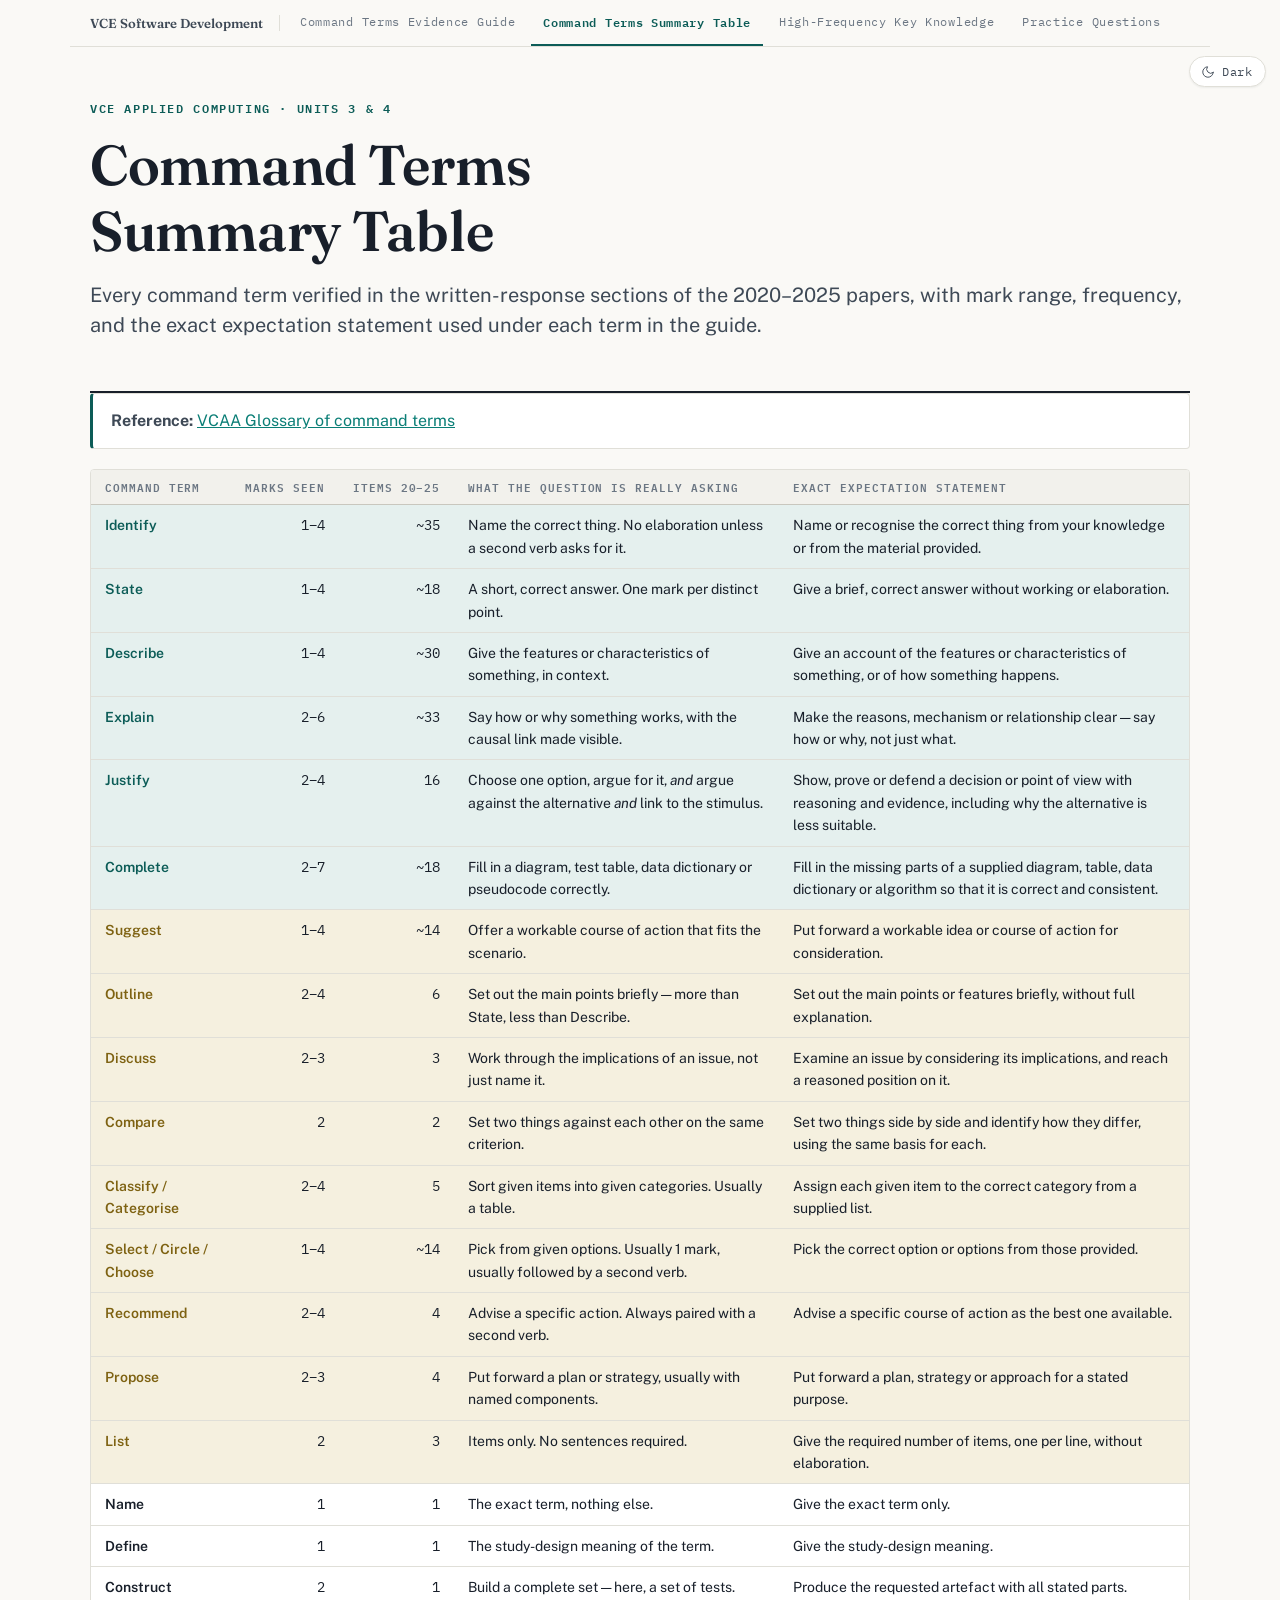
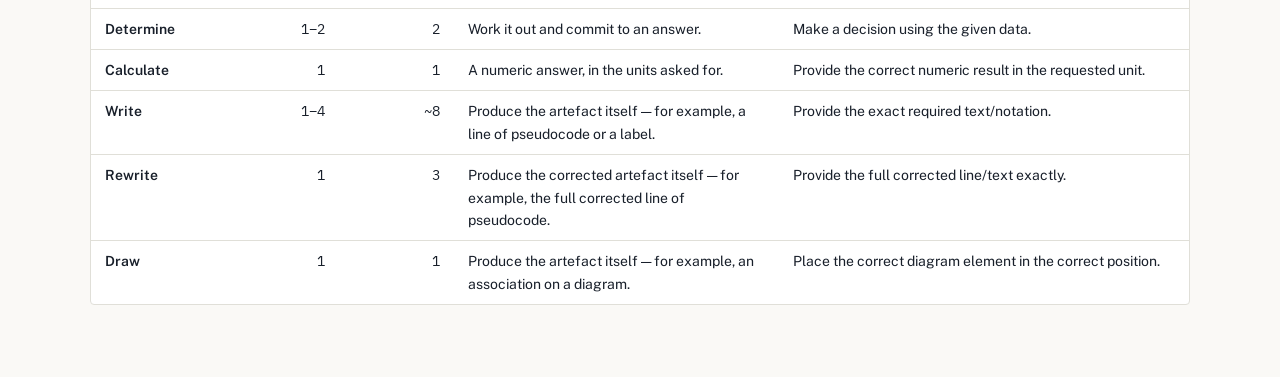
<file: command-terms-summary.html>
<!DOCTYPE html>
<html lang="en-AU">
<head>
<meta charset="utf-8">
<meta name="viewport" content="width=device-width, initial-scale=1, viewport-fit=cover">
<meta name="color-scheme" content="light dark">
<script>
{ try { var cs = localStorage.getItem("color-scheme");
  if (cs === "light" || cs === "dark") {
    document.documentElement.setAttribute("data-theme", cs);
    var initMeta = document.querySelector('meta[name="color-scheme"]');
    if (initMeta) initMeta.setAttribute('content', cs);
  } } catch (e) {} }
</script>
<title>Command Terms Summary Table</title>
<meta name="description" content="Standalone summary table of command terms used in VCE Software Development examinations, including exact expectation statements.">
<meta name="author" content="Chris Bucknell">
<meta property="og:type" content="article">
<meta property="og:title" content="Command Terms Summary Table">
<meta property="og:description" content="Standalone summary table of command terms with marks, frequency and exact response expectations.">
<meta name="twitter:card" content="summary">
<link rel="icon" href="data:image/svg+xml,%3Csvg xmlns='http://www.w3.org/2000/svg' viewBox='0 0 100 100'%3E%3Ctext y='.9em' font-size='90'%3E%F0%9F%93%8B%3C/text%3E%3C/svg%3E">
<link rel="preconnect" href="https://fonts.googleapis.com">
<link rel="preconnect" href="https://fonts.gstatic.com" crossorigin>
<link rel="stylesheet" href="https://fonts.googleapis.com/css2?family=Fraunces:opsz,wght@9..144,400;9..144,600;9..144,700&family=Public+Sans:ital,wght@0,400;0,500;0,600;0,700;1,400&family=IBM+Plex+Mono:wght@400;500;600&display=swap">
<link rel="stylesheet" href="styles.css">
</head>
<body>

<button class="theme-toggle" type="button" id="themeToggle" aria-live="polite">
  <svg class="tt-moon" viewBox="0 0 24 24" aria-hidden="true"><path d="M21 12.8A9 9 0 1 1 11.2 3a7 7 0 0 0 9.8 9.8Z"/></svg>
  <svg class="tt-sun" viewBox="0 0 24 24" aria-hidden="true"><circle cx="12" cy="12" r="4.2"/><path d="M12 2v2.4M12 19.6V22M2 12h2.4M19.6 12H22M4.9 4.9l1.7 1.7M17.4 17.4l1.7 1.7M19.1 4.9l-1.7 1.7M6.6 17.4l-1.7 1.7"/></svg>
  <span class="tt-label" id="themeLabel">Dark</span>
</button>

<div class="wrap">
  <nav class="sitenav" aria-label="Site">
    <ul>
      <li><span class="brand">VCE Software Development</span></li>
      <li><a href="index.html">Command Terms Evidence Guide</a></li>
      <li><a href="#" aria-current="page">Command Terms Summary Table</a></li>
      <li><a href="key-knowledge.html">High-Frequency Key Knowledge</a></li>
      <li><a href="practice-questions.html">Practice Questions</a></li>
    </ul>
  </nav>

  <header class="mast">
    <p class="eyebrow">VCE Applied Computing · Units 3 &amp; 4</p>
    <h1>Command Terms Summary Table</h1>
    <p class="sub">Every command term verified in the written-response sections of the 2020&ndash;2025 papers, with mark range, frequency, and the exact expectation statement used under each term in the guide.</p>
  </header>

  <p class="note"><strong>Reference:</strong> <a href="https://www.vcaa.vic.edu.au/assessment/vce/glossary-command-terms">VCAA Glossary of command terms</a></p>

  <div class="scroller">
    <table>
      <thead>
        <tr><th>Command term</th><th class="num">Marks seen</th><th class="num">Items 20–25</th><th>What the question is really asking</th><th>Exact expectation statement</th></tr>
      </thead>
      <tbody>
        <tr class="core"><td class="term-cell">Identify</td><td class="num">1–4</td><td class="num">~35</td><td>Name the correct thing. No elaboration unless a second verb asks for it.</td><td>Name or recognise the correct thing from your knowledge or from the material provided.</td></tr>
        <tr class="core"><td class="term-cell">State</td><td class="num">1–4</td><td class="num">~18</td><td>A short, correct answer. One mark per distinct point.</td><td>Give a brief, correct answer without working or elaboration.</td></tr>
        <tr class="core"><td class="term-cell">Describe</td><td class="num">1–4</td><td class="num">~30</td><td>Give the features or characteristics of something, in context.</td><td>Give an account of the features or characteristics of something, or of how something happens.</td></tr>
        <tr class="core"><td class="term-cell">Explain</td><td class="num">2–6</td><td class="num">~33</td><td>Say how or why something works, with the causal link made visible.</td><td>Make the reasons, mechanism or relationship clear &mdash; say how or why, not just what.</td></tr>
        <tr class="core"><td class="term-cell">Justify</td><td class="num">2–4</td><td class="num">16</td><td>Choose one option, argue for it, <em>and</em> argue against the alternative <em>and</em> link to the stimulus.</td><td>Show, prove or defend a decision or point of view with reasoning and evidence, including why the alternative is less suitable.</td></tr>
        <tr class="core"><td class="term-cell">Complete</td><td class="num">2–7</td><td class="num">~18</td><td>Fill in a diagram, test table, data dictionary or pseudocode correctly.</td><td>Fill in the missing parts of a supplied diagram, table, data dictionary or algorithm so that it is correct and consistent.</td></tr>
        <tr class="regular"><td class="term-cell">Suggest</td><td class="num">1–4</td><td class="num">~14</td><td>Offer a workable course of action that fits the scenario.</td><td>Put forward a workable idea or course of action for consideration.</td></tr>
        <tr class="regular"><td class="term-cell">Outline</td><td class="num">2–4</td><td class="num">6</td><td>Set out the main points briefly &mdash; more than State, less than Describe.</td><td>Set out the main points or features briefly, without full explanation.</td></tr>
        <tr class="regular"><td class="term-cell">Discuss</td><td class="num">2–3</td><td class="num">3</td><td>Work through the implications of an issue, not just name it.</td><td>Examine an issue by considering its implications, and reach a reasoned position on it.</td></tr>
        <tr class="regular"><td class="term-cell">Compare</td><td class="num">2</td><td class="num">2</td><td>Set two things against each other on the same criterion.</td><td>Set two things side by side and identify how they differ, using the same basis for each.</td></tr>
        <tr class="regular"><td class="term-cell">Classify / Categorise</td><td class="num">2–4</td><td class="num">5</td><td>Sort given items into given categories. Usually a table.</td><td>Assign each given item to the correct category from a supplied list.</td></tr>
        <tr class="regular"><td class="term-cell">Select / Circle / Choose</td><td class="num">1–4</td><td class="num">~14</td><td>Pick from given options. Usually 1 mark, usually followed by a second verb.</td><td>Pick the correct option or options from those provided.</td></tr>
        <tr class="regular"><td class="term-cell">Recommend</td><td class="num">2–4</td><td class="num">4</td><td>Advise a specific action. Always paired with a second verb.</td><td>Advise a specific course of action as the best one available.</td></tr>
        <tr class="regular"><td class="term-cell">Propose</td><td class="num">2–3</td><td class="num">4</td><td>Put forward a plan or strategy, usually with named components.</td><td>Put forward a plan, strategy or approach for a stated purpose.</td></tr>
        <tr class="regular"><td class="term-cell">List</td><td class="num">2</td><td class="num">3</td><td>Items only. No sentences required.</td><td>Give the required number of items, one per line, without elaboration.</td></tr>
        <tr><td class="term-cell">Name</td><td class="num">1</td><td class="num">1</td><td>The exact term, nothing else.</td><td>Give the exact term only.</td></tr>
        <tr><td class="term-cell">Define</td><td class="num">1</td><td class="num">1</td><td>The study-design meaning of the term.</td><td>Give the study-design meaning.</td></tr>
        <tr><td class="term-cell">Construct</td><td class="num">2</td><td class="num">1</td><td>Build a complete set &mdash; here, a set of tests.</td><td>Produce the requested artefact with all stated parts.</td></tr>
        <tr><td class="term-cell">Determine</td><td class="num">1–2</td><td class="num">2</td><td>Work it out and commit to an answer.</td><td>Make a decision using the given data.</td></tr>
        <tr><td class="term-cell">Calculate</td><td class="num">1</td><td class="num">1</td><td>A numeric answer, in the units asked for.</td><td>Provide the correct numeric result in the requested unit.</td></tr>
        <tr><td class="term-cell">Write</td><td class="num">1–4</td><td class="num">~8</td><td>Produce the artefact itself &mdash; for example, a line of pseudocode or a label.</td><td>Provide the exact required text/notation.</td></tr>
        <tr><td class="term-cell">Rewrite</td><td class="num">1</td><td class="num">3</td><td>Produce the corrected artefact itself &mdash; for example, the full corrected line of pseudocode.</td><td>Provide the full corrected line/text exactly.</td></tr>
        <tr><td class="term-cell">Draw</td><td class="num">1</td><td class="num">1</td><td>Produce the artefact itself &mdash; for example, an association on a diagram.</td><td>Place the correct diagram element in the correct position.</td></tr>
      </tbody>
    </table>
  </div>
</div>

<script>
(function () {
  var root = document.documentElement;
  var meta = document.querySelector('meta[name="color-scheme"]');
  var btn = document.getElementById('themeToggle'), label = document.getElementById('themeLabel');
  var mq = window.matchMedia('(prefers-color-scheme: dark)');
  function stored(){ try { return localStorage.getItem('color-scheme'); } catch (e) { return null; } }
  function apply(){
    var pin = stored();
    if (pin === 'dark' || pin === 'light') { root.setAttribute('data-theme', pin); if (meta) meta.setAttribute('content', pin); }
    else { root.removeAttribute('data-theme'); if (meta) meta.setAttribute('content', 'light dark'); }
    if (!btn || !label) return;
    if (pin) { label.textContent = 'System'; btn.setAttribute('aria-label','Use the system colour theme'); btn.title = 'Pinned to ' + pin + ' — switch back to your system setting'; }
    else { var next = mq.matches ? 'Light' : 'Dark'; label.textContent = next; btn.setAttribute('aria-label','Switch to ' + next.toLowerCase() + ' theme'); btn.title = 'Following your system setting — switch to ' + next.toLowerCase(); }
  }
  if (btn) btn.addEventListener('click', function(){
    try {
      if (stored()) localStorage.removeItem('color-scheme');
      else localStorage.setItem('color-scheme', mq.matches ? 'light' : 'dark');
    } catch (e) {}
    apply();
  });
  mq.addEventListener('change', apply);
  apply();
})();
</script>

</body>
</html>
</file>
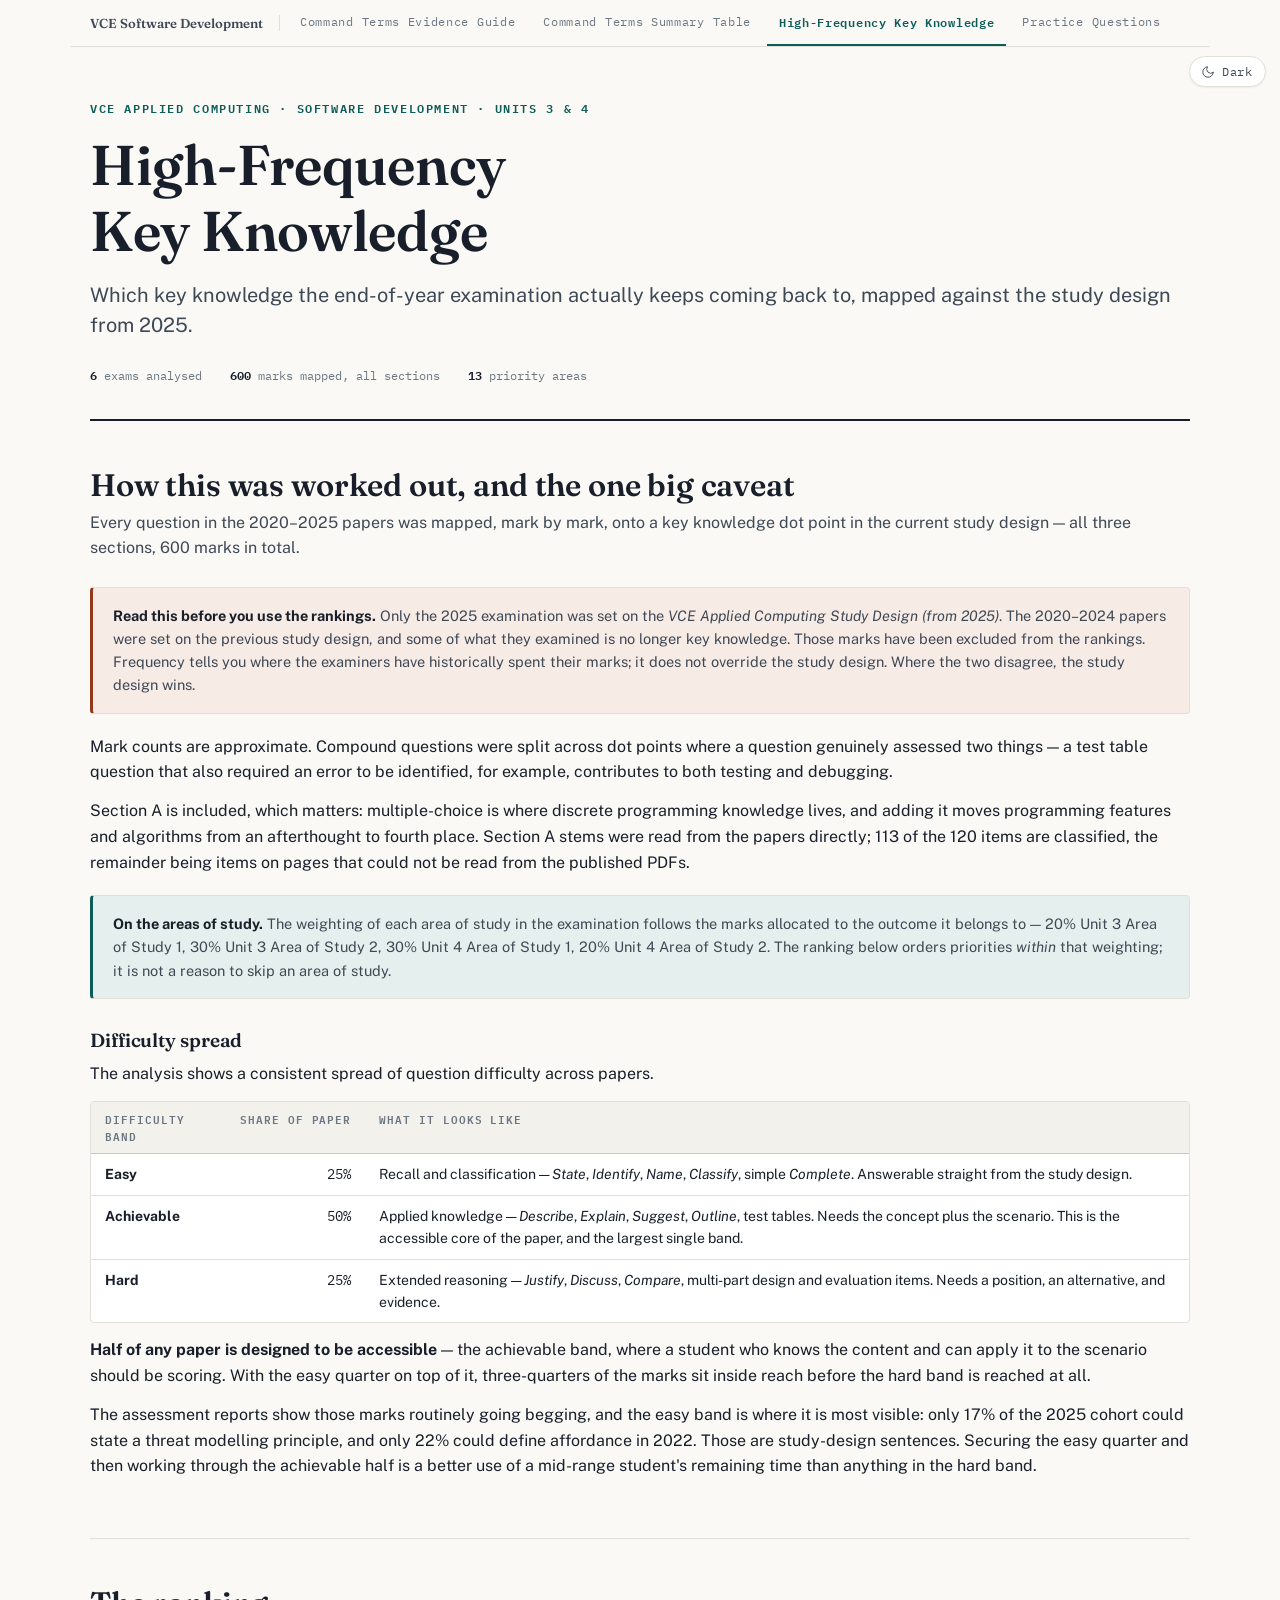
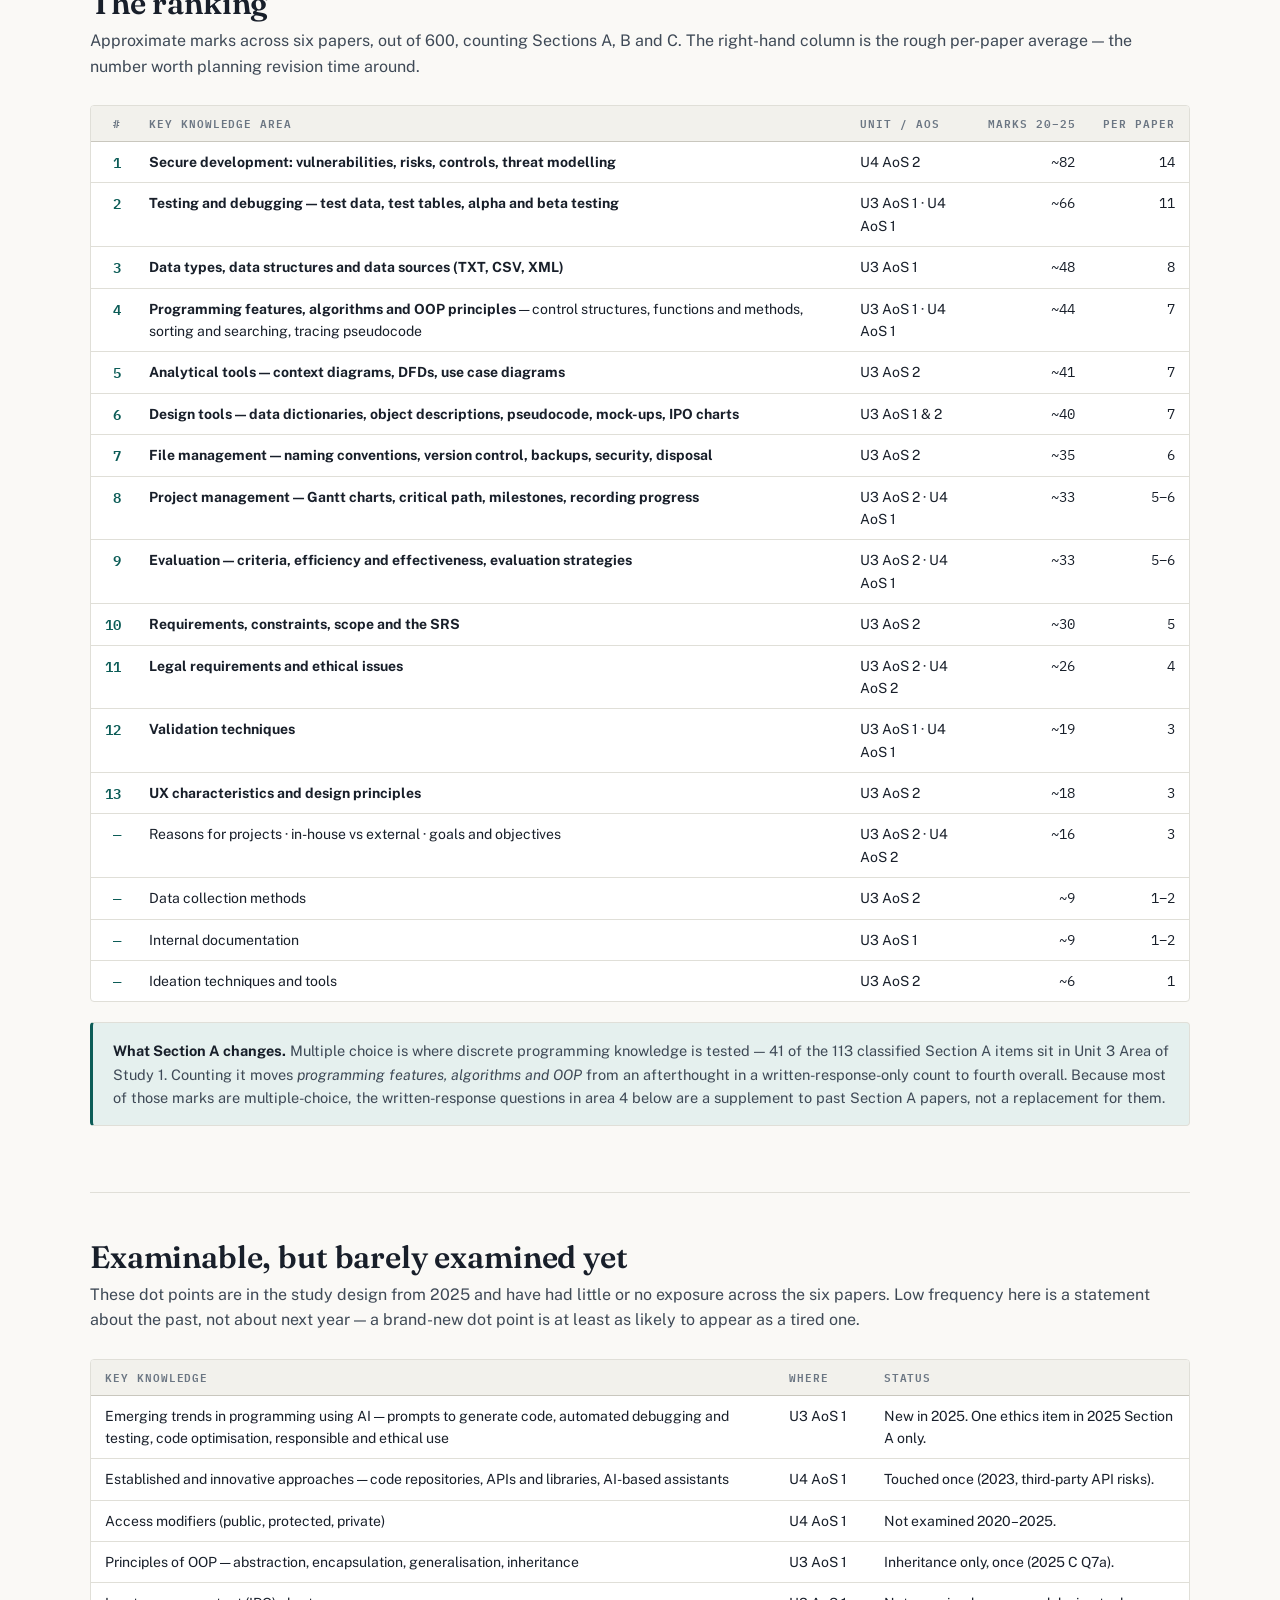
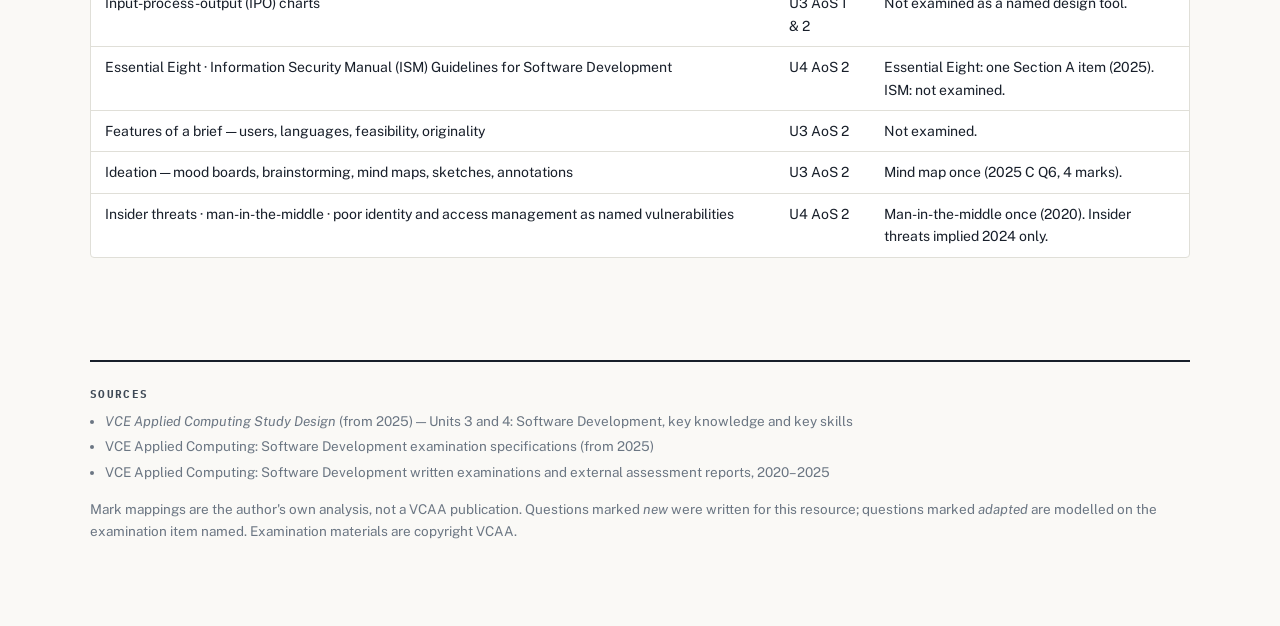
<file: key-knowledge.html>
<!DOCTYPE html>
<html lang="en-AU">
<head>
<meta charset="utf-8">
<meta name="viewport" content="width=device-width, initial-scale=1, viewport-fit=cover">
<meta name="color-scheme" content="light dark">
<script>
{ try { var cs = localStorage.getItem("color-scheme");
  if (cs === "light" || cs === "dark") {
    document.documentElement.setAttribute("data-theme", cs);
    document.querySelector('meta[name="color-scheme"]').content = cs;
  } } catch (e) {} }
</script>
<title>High-Frequency Key Knowledge</title>
<meta name="description" content="The key knowledge the VCE Software Development examination assesses most often, with practice questions, full-mark responses and minimum full-mark answers.">
<meta name="author" content="Chris Bucknell">
<meta property="og:type" content="article">
<meta property="og:title" content="High-Frequency Key Knowledge">
<meta property="og:description" content="The key knowledge the VCE Software Development examination assesses most often, with practice questions, full-mark responses and minimum full-mark answers.">
<meta name="twitter:card" content="summary">
<link rel="icon" href="data:image/svg+xml,%3Csvg xmlns='http://www.w3.org/2000/svg' viewBox='0 0 100 100'%3E%3Ctext y='.9em' font-size='90'%3E%F0%9F%8E%AF%3C/text%3E%3C/svg%3E">
<link rel="preconnect" href="https://fonts.googleapis.com">
<link rel="preconnect" href="https://fonts.gstatic.com" crossorigin>
<link rel="stylesheet" href="https://fonts.googleapis.com/css2?family=Fraunces:opsz,wght@9..144,400;9..144,600;9..144,700&family=Public+Sans:ital,wght@0,400;0,500;0,600;0,700;1,400&family=IBM+Plex+Mono:wght@400;500;600&display=swap">
<link rel="stylesheet" href="styles.css">
</head>
<body>

<button class="theme-toggle" type="button" id="themeToggle" aria-live="polite">
  <svg class="tt-moon" viewBox="0 0 24 24" aria-hidden="true"><path d="M21 12.8A9 9 0 1 1 11.2 3a7 7 0 0 0 9.8 9.8Z"/></svg>
  <svg class="tt-sun" viewBox="0 0 24 24" aria-hidden="true"><circle cx="12" cy="12" r="4.2"/><path d="M12 2v2.4M12 19.6V22M2 12h2.4M19.6 12H22M4.9 4.9l1.7 1.7M17.4 17.4l1.7 1.7M19.1 4.9l-1.7 1.7M6.6 17.4l-1.7 1.7"/></svg>
  <span class="tt-label" id="themeLabel">Dark</span>
</button>

<div class="wrap">

<nav class="sitenav" aria-label="Site">
  <ul>
    <li><span class="brand">VCE Software Development</span></li>
    <li><a href="index.html">Command Terms Evidence Guide</a></li>
    <li><a href="command-terms-summary.html">Command Terms Summary Table</a></li>
    <li><a href="#" aria-current="page">High-Frequency Key Knowledge</a></li>
    <li><a href="practice-questions.html">Practice Questions</a></li>
  </ul>
</nav>


<header class="mast">
  <p class="eyebrow">VCE Applied Computing · Software Development · Units 3 &amp; 4</p>
  <h1>High-Frequency Key Knowledge</h1>
  <p class="sub">Which key knowledge the end-of-year examination actually keeps coming back to, mapped against the study design from 2025.</p>
  <div class="meta">
    <span><b>6</b> exams analysed</span>
    <span><b>600</b> marks mapped, all sections</span>
    <span><b>13</b> priority areas</span>
  </div>
</header>

<!-- METHOD -->
<section id="method" class="band">
  <h2>How this was worked out, and the one big caveat</h2>
  <p class="lede">Every question in the 2020–2025 papers was mapped, mark by mark, onto a key knowledge dot point in the current study design — all three sections, 600 marks in total.</p>

  <div class="callout warn">
    <strong>Read this before you use the rankings.</strong> Only the 2025 examination was set on the <em>VCE Applied Computing Study Design (from 2025)</em>. The 2020–2024 papers were set on the previous study design, and some of what they examined is no longer key knowledge. Those marks have been excluded from the rankings. Frequency tells you where the examiners have historically spent their marks; it does not override the study design. Where the two disagree, the study design wins.
  </div>

  <p class="prose">Mark counts are approximate. Compound questions were split across dot points where a question genuinely assessed two things — a test table question that also required an error to be identified, for example, contributes to both testing and debugging.</p>

  <p class="prose">Section A is included, which matters: multiple-choice is where discrete programming knowledge lives, and adding it moves programming features and algorithms from an afterthought to fourth place. Section A stems were read from the papers directly; 113 of the 120 items are classified, the remainder being items on pages that could not be read from the published PDFs.</p>

  <div class="callout note">
    <strong>On the areas of study.</strong> The weighting of each area of study in the examination follows the marks allocated to the outcome it belongs to — 20% Unit 3 Area of Study 1, 30% Unit 3 Area of Study 2, 30% Unit 4 Area of Study 1, 20% Unit 4 Area of Study 2. The ranking below orders priorities <em>within</em> that weighting; it is not a reason to skip an area of study.
  </div>

  <h3 style="font-size:19px;font-weight:600;margin:30px 0 10px">Difficulty spread</h3>
  <p class="prose" style="margin-bottom:14px">The analysis shows a consistent spread of question difficulty across papers.</p>
  <div class="scroller">
    <table>
      <thead><tr><th>Difficulty band</th><th class="num">Share of paper</th><th>What it looks like</th></tr></thead>
      <tbody>
        <tr><td><b>Easy</b></td><td class="num">25%</td><td>Recall and classification — <em>State</em>, <em>Identify</em>, <em>Name</em>, <em>Classify</em>, simple <em>Complete</em>. Answerable straight from the study design.</td></tr>
        <tr><td><b>Achievable</b></td><td class="num">50%</td><td>Applied knowledge — <em>Describe</em>, <em>Explain</em>, <em>Suggest</em>, <em>Outline</em>, test tables. Needs the concept plus the scenario. This is the accessible core of the paper, and the largest single band.</td></tr>
        <tr><td><b>Hard</b></td><td class="num">25%</td><td>Extended reasoning — <em>Justify</em>, <em>Discuss</em>, <em>Compare</em>, multi-part design and evaluation items. Needs a position, an alternative, and evidence.</td></tr>
      </tbody>
    </table>
  </div>
  <p class="prose" style="margin-top:14px"><strong>Half of any paper is designed to be accessible</strong> — the achievable band, where a student who knows the content and can apply it to the scenario should be scoring. With the easy quarter on top of it, three-quarters of the marks sit inside reach before the hard band is reached at all.</p>
  <p class="prose">The assessment reports show those marks routinely going begging, and the easy band is where it is most visible: only 17% of the 2025 cohort could state a threat modelling principle, and only 22% could define affordance in 2022. Those are study-design sentences. Securing the easy quarter and then working through the achievable half is a better use of a mid-range student's remaining time than anything in the hard band.</p>
</section>

<!-- RANKING -->
<section id="ranking" class="band">
  <h2>The ranking</h2>
  <p class="lede">Approximate marks across six papers, out of 600, counting Sections A, B and C. The right-hand column is the rough per-paper average — the number worth planning revision time around.</p>

  <div class="scroller">
    <table>
      <thead>
        <tr><th class="num">#</th><th>Key knowledge area</th><th>Unit / AoS</th><th class="num">Marks 20–25</th><th class="num">Per paper</th></tr>
      </thead>
      <tbody>
        <tr><td class="rank">1</td><td><b>Secure development: vulnerabilities, risks, controls, threat modelling</b></td><td>U4 AoS 2</td><td class="num">~82</td><td class="num">14</td></tr>
        <tr><td class="rank">2</td><td><b>Testing and debugging — test data, test tables, alpha and beta testing</b></td><td>U3 AoS 1 · U4 AoS 1</td><td class="num">~66</td><td class="num">11</td></tr>
        <tr><td class="rank">3</td><td><b>Data types, data structures and data sources (TXT, CSV, XML)</b></td><td>U3 AoS 1</td><td class="num">~48</td><td class="num">8</td></tr>
        <tr><td class="rank">4</td><td><b>Programming features, algorithms and OOP principles</b> — control structures, functions and methods, sorting and searching, tracing pseudocode</td><td>U3 AoS 1 · U4 AoS 1</td><td class="num">~44</td><td class="num">7</td></tr>
        <tr><td class="rank">5</td><td><b>Analytical tools — context diagrams, DFDs, use case diagrams</b></td><td>U3 AoS 2</td><td class="num">~41</td><td class="num">7</td></tr>
        <tr><td class="rank">6</td><td><b>Design tools — data dictionaries, object descriptions, pseudocode, mock-ups, IPO charts</b></td><td>U3 AoS 1 &amp; 2</td><td class="num">~40</td><td class="num">7</td></tr>
        <tr><td class="rank">7</td><td><b>File management — naming conventions, version control, backups, security, disposal</b></td><td>U3 AoS 2</td><td class="num">~35</td><td class="num">6</td></tr>
        <tr><td class="rank">8</td><td><b>Project management — Gantt charts, critical path, milestones, recording progress</b></td><td>U3 AoS 2 · U4 AoS 1</td><td class="num">~33</td><td class="num">5–6</td></tr>
        <tr><td class="rank">9</td><td><b>Evaluation — criteria, efficiency and effectiveness, evaluation strategies</b></td><td>U3 AoS 2 · U4 AoS 1</td><td class="num">~33</td><td class="num">5–6</td></tr>
        <tr><td class="rank">10</td><td><b>Requirements, constraints, scope and the SRS</b></td><td>U3 AoS 2</td><td class="num">~30</td><td class="num">5</td></tr>
        <tr><td class="rank">11</td><td><b>Legal requirements and ethical issues</b></td><td>U3 AoS 2 · U4 AoS 2</td><td class="num">~26</td><td class="num">4</td></tr>
        <tr><td class="rank">12</td><td><b>Validation techniques</b></td><td>U3 AoS 1 · U4 AoS 1</td><td class="num">~19</td><td class="num">3</td></tr>
        <tr><td class="rank">13</td><td><b>UX characteristics and design principles</b></td><td>U3 AoS 2</td><td class="num">~18</td><td class="num">3</td></tr>
        <tr><td class="rank">—</td><td>Reasons for projects · in-house vs external · goals and objectives</td><td>U3 AoS 2 · U4 AoS 2</td><td class="num">~16</td><td class="num">3</td></tr>
        <tr><td class="rank">—</td><td>Data collection methods</td><td>U3 AoS 2</td><td class="num">~9</td><td class="num">1–2</td></tr>
        <tr><td class="rank">—</td><td>Internal documentation</td><td>U3 AoS 1</td><td class="num">~9</td><td class="num">1–2</td></tr>
        <tr><td class="rank">—</td><td>Ideation techniques and tools</td><td>U3 AoS 2</td><td class="num">~6</td><td class="num">1</td></tr>
      </tbody>
    </table>
  </div>

  <div class="callout note">
    <strong>What Section A changes.</strong> Multiple choice is where discrete programming knowledge is tested — 41 of the 113 classified Section A items sit in Unit 3 Area of Study 1. Counting it moves <em>programming features, algorithms and OOP</em> from an afterthought in a written-response-only count to fourth overall. Because most of those marks are multiple-choice, the written-response questions in area 4 below are a supplement to past Section A papers, not a replacement for them.
  </div>
</section>

<!-- NOT YET EXAMINED -->
<section id="new" class="band">
  <h2>Examinable, but barely examined yet</h2>
  <p class="lede">These dot points are in the study design from 2025 and have had little or no exposure across the six papers. Low frequency here is a statement about the past, not about next year — a brand-new dot point is at least as likely to appear as a tired one.</p>

  <div class="scroller">
    <table>
      <thead><tr><th>Key knowledge</th><th>Where</th><th>Status</th></tr></thead>
      <tbody>
        <tr><td>Emerging trends in programming using AI — prompts to generate code, automated debugging and testing, code optimisation, responsible and ethical use</td><td>U3 AoS 1</td><td>New in 2025. One ethics item in 2025 Section A only.</td></tr>
        <tr><td>Established and innovative approaches — code repositories, APIs and libraries, AI-based assistants</td><td>U4 AoS 1</td><td>Touched once (2023, third-party API risks).</td></tr>
        <tr><td>Access modifiers (public, protected, private)</td><td>U4 AoS 1</td><td>Not examined 2020–2025.</td></tr>
        <tr><td>Principles of OOP — abstraction, encapsulation, generalisation, inheritance</td><td>U3 AoS 1</td><td>Inheritance only, once (2025 C Q7a).</td></tr>
        <tr><td>Input-process-output (IPO) charts</td><td>U3 AoS 1 &amp; 2</td><td>Not examined as a named design tool.</td></tr>
        <tr><td>Essential Eight · Information Security Manual (ISM) Guidelines for Software Development</td><td>U4 AoS 2</td><td>Essential Eight: one Section A item (2025). ISM: not examined.</td></tr>
        <tr><td>Features of a brief — users, languages, feasibility, originality</td><td>U3 AoS 2</td><td>Not examined.</td></tr>
        <tr><td>Ideation — mood boards, brainstorming, mind maps, sketches, annotations</td><td>U3 AoS 2</td><td>Mind map once (2025 C Q6, 4 marks).</td></tr>
        <tr><td>Insider threats · man-in-the-middle · poor identity and access management as named vulnerabilities</td><td>U4 AoS 2</td><td>Man-in-the-middle once (2020). Insider threats implied 2024 only.</td></tr>
      </tbody>
    </table>
  </div>
</section>

<footer id="sources">
  <h4>Sources</h4>
  <ul>
    <li><em>VCE Applied Computing Study Design</em> (from 2025) — Units 3 and 4: Software Development, key knowledge and key skills</li>
    <li>VCE Applied Computing: Software Development examination specifications (from 2025)</li>
    <li>VCE Applied Computing: Software Development written examinations and external assessment reports, 2020–2025</li>
  </ul>
  <p style="margin-top:16px">Mark mappings are the author's own analysis, not a VCAA publication. Questions marked <em>new</em> were written for this resource; questions marked <em>adapted</em> are modelled on the examination item named. Examination materials are copyright VCAA.</p>
</footer>

</div>


<script>
/* theme: follow the system preference, or pin the opposite. CSS already
   defaults to the system setting, so the page is correct without this. */
(function () {
  var root = document.documentElement, meta = document.querySelector('meta[name="color-scheme"]');
  var btn = document.getElementById('themeToggle'), label = document.getElementById('themeLabel');
  var mq = window.matchMedia('(prefers-color-scheme: dark)');
  function stored(){ try { return localStorage.getItem('color-scheme'); } catch (e) { return null; } }
  function store(v){ try { v ? localStorage.setItem('color-scheme', v) : localStorage.removeItem('color-scheme'); } catch (e) {} }
  function apply(){
    var pin = stored();
    if (pin === 'dark' || pin === 'light') { root.setAttribute('data-theme', pin); if (meta) meta.content = pin; }
    else { root.removeAttribute('data-theme'); if (meta) meta.content = 'light dark'; }
    if (!btn) return;
    if (pin) { label.textContent = 'System'; btn.setAttribute('aria-label','Use the system colour theme'); btn.title = 'Pinned to ' + pin + ' — switch back to your system setting'; }
    else { var next = mq.matches ? 'Light' : 'Dark'; label.textContent = next; btn.setAttribute('aria-label','Switch to ' + next.toLowerCase() + ' theme'); btn.title = 'Following your system setting — switch to ' + next.toLowerCase(); }
  }
  if (btn) btn.addEventListener('click', function(){ store(stored() ? null : (mq.matches ? 'light' : 'dark')); apply(); });
  mq.addEventListener('change', apply);
  apply();
})();

/* scroll-spy: native scroll-target-group where available, scroll handler elsewhere */
(function () {
  var rail = document.querySelector('.rail');
  if (!rail) return;
  var links = Array.prototype.slice.call(rail.querySelectorAll('a[href^="#"]'));
  if (!links.length) return;
  function setCurrent(link){
    links.forEach(function (a) {
      var on = a === link;
      a.classList.toggle('is-current', on);
      if (on) a.setAttribute('aria-current','true'); else a.removeAttribute('aria-current');
    });
  }
  if (window.CSS && CSS.supports && CSS.supports('scroll-target-group: auto')) {
    var sync = function(){ setCurrent(rail.querySelector('a:target-current')); };
    document.addEventListener('scrollend', sync); sync(); return;
  }
  var targets = links.map(function(a){ return document.getElementById(decodeURIComponent(a.hash.slice(1))); }).filter(Boolean);
  if (!targets.length) return;
  var queued = false;
  function pick(){
    queued = false;
    var line = window.innerHeight * 0.28, best = targets[0];
    for (var i = 0; i < targets.length; i++) {
      if (targets[i].getBoundingClientRect().top <= line) best = targets[i]; else break;
    }
    setCurrent(links.find(function(a){ return a.hash.slice(1) === best.id; }));
  }
  function schedule(){ if (queued) return; queued = true; requestAnimationFrame(pick); }
  window.addEventListener('scroll', schedule, { passive: true });
  window.addEventListener('resize', schedule, { passive: true });
  pick();
})();
</script>

</body>
</html>
</file>
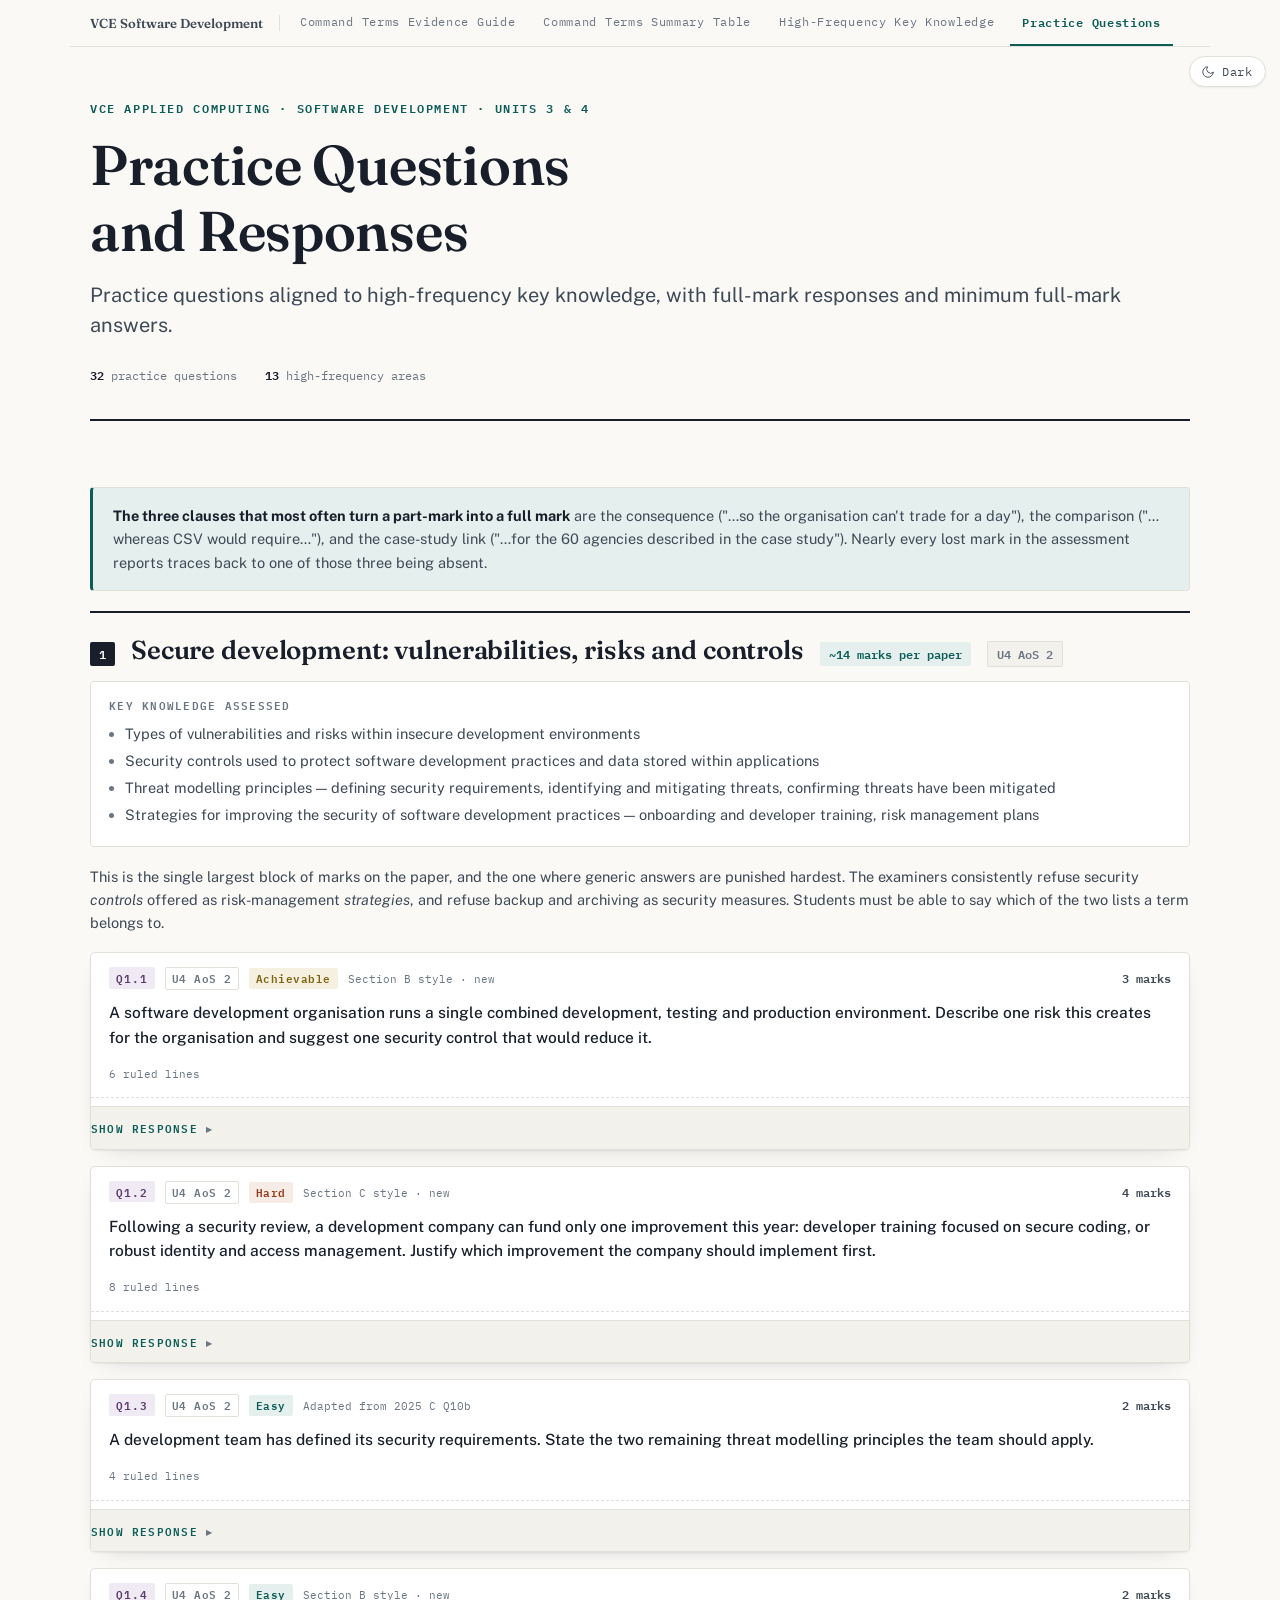
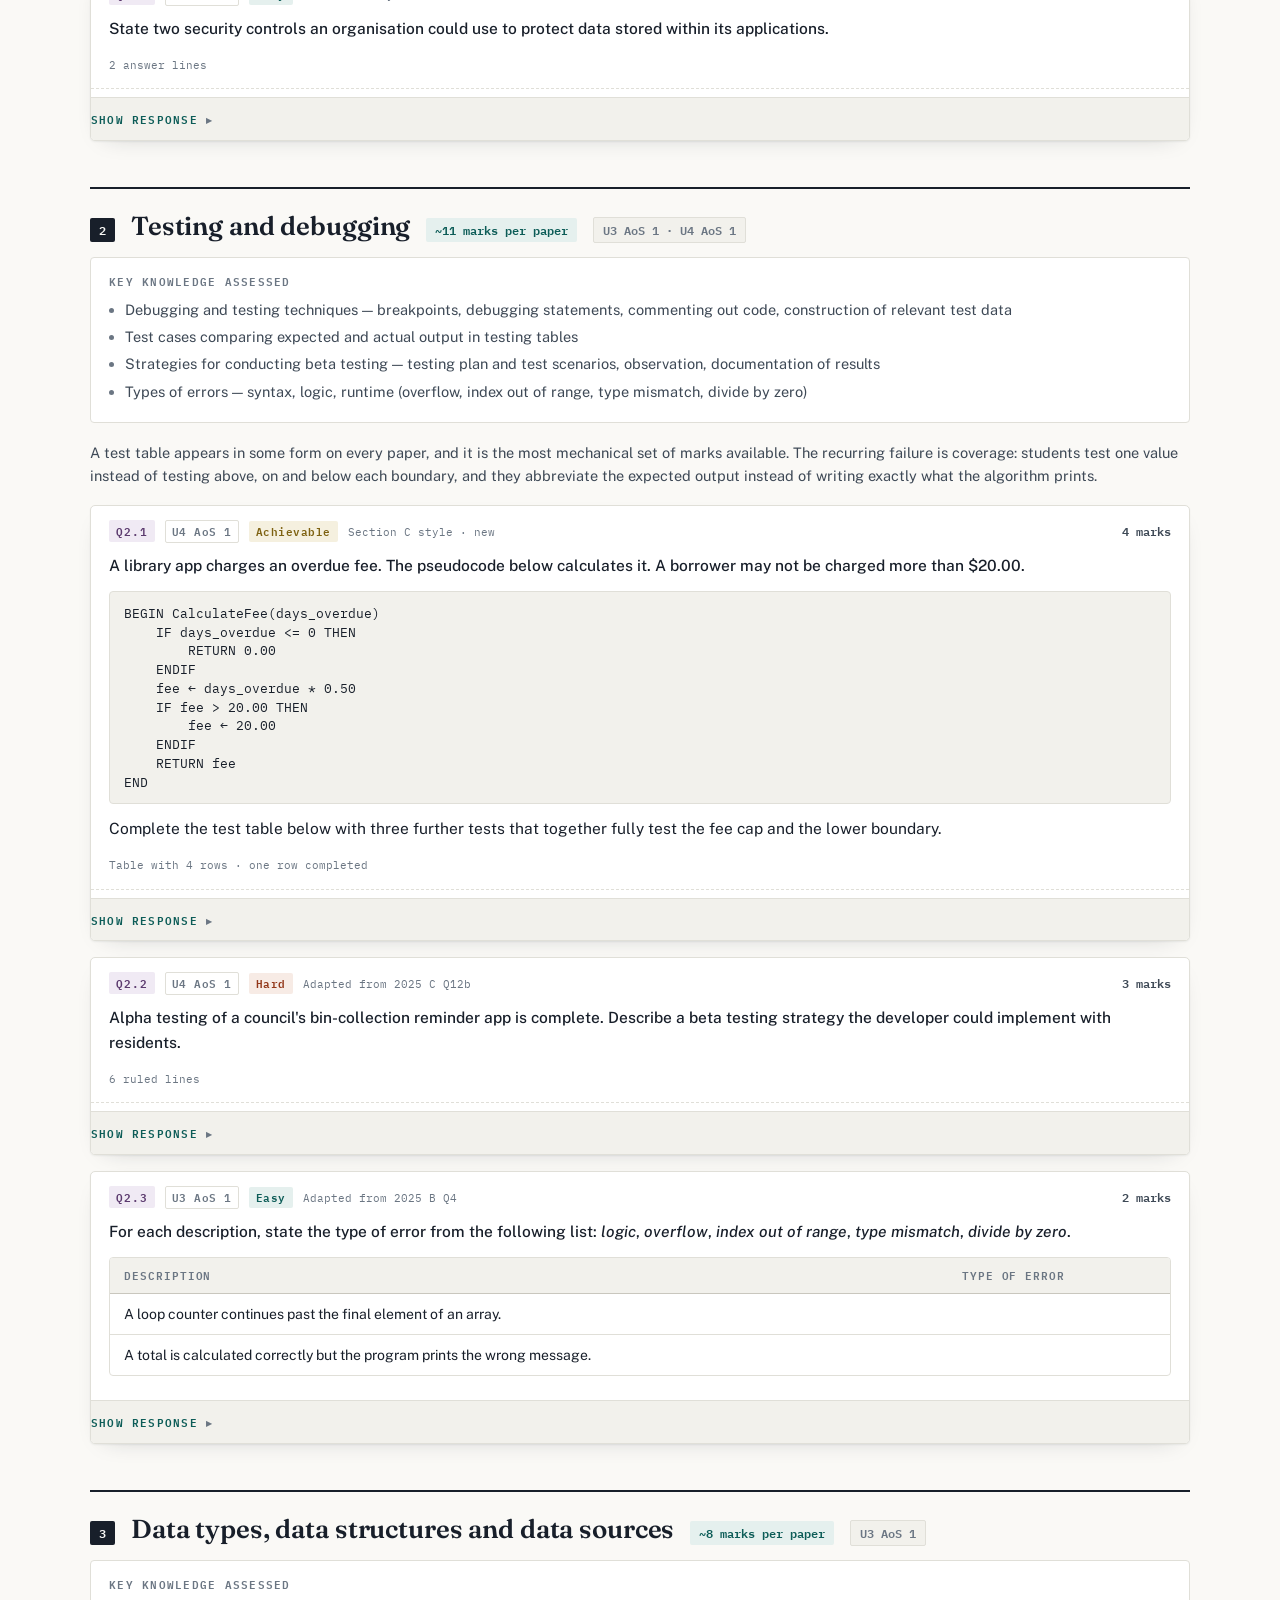
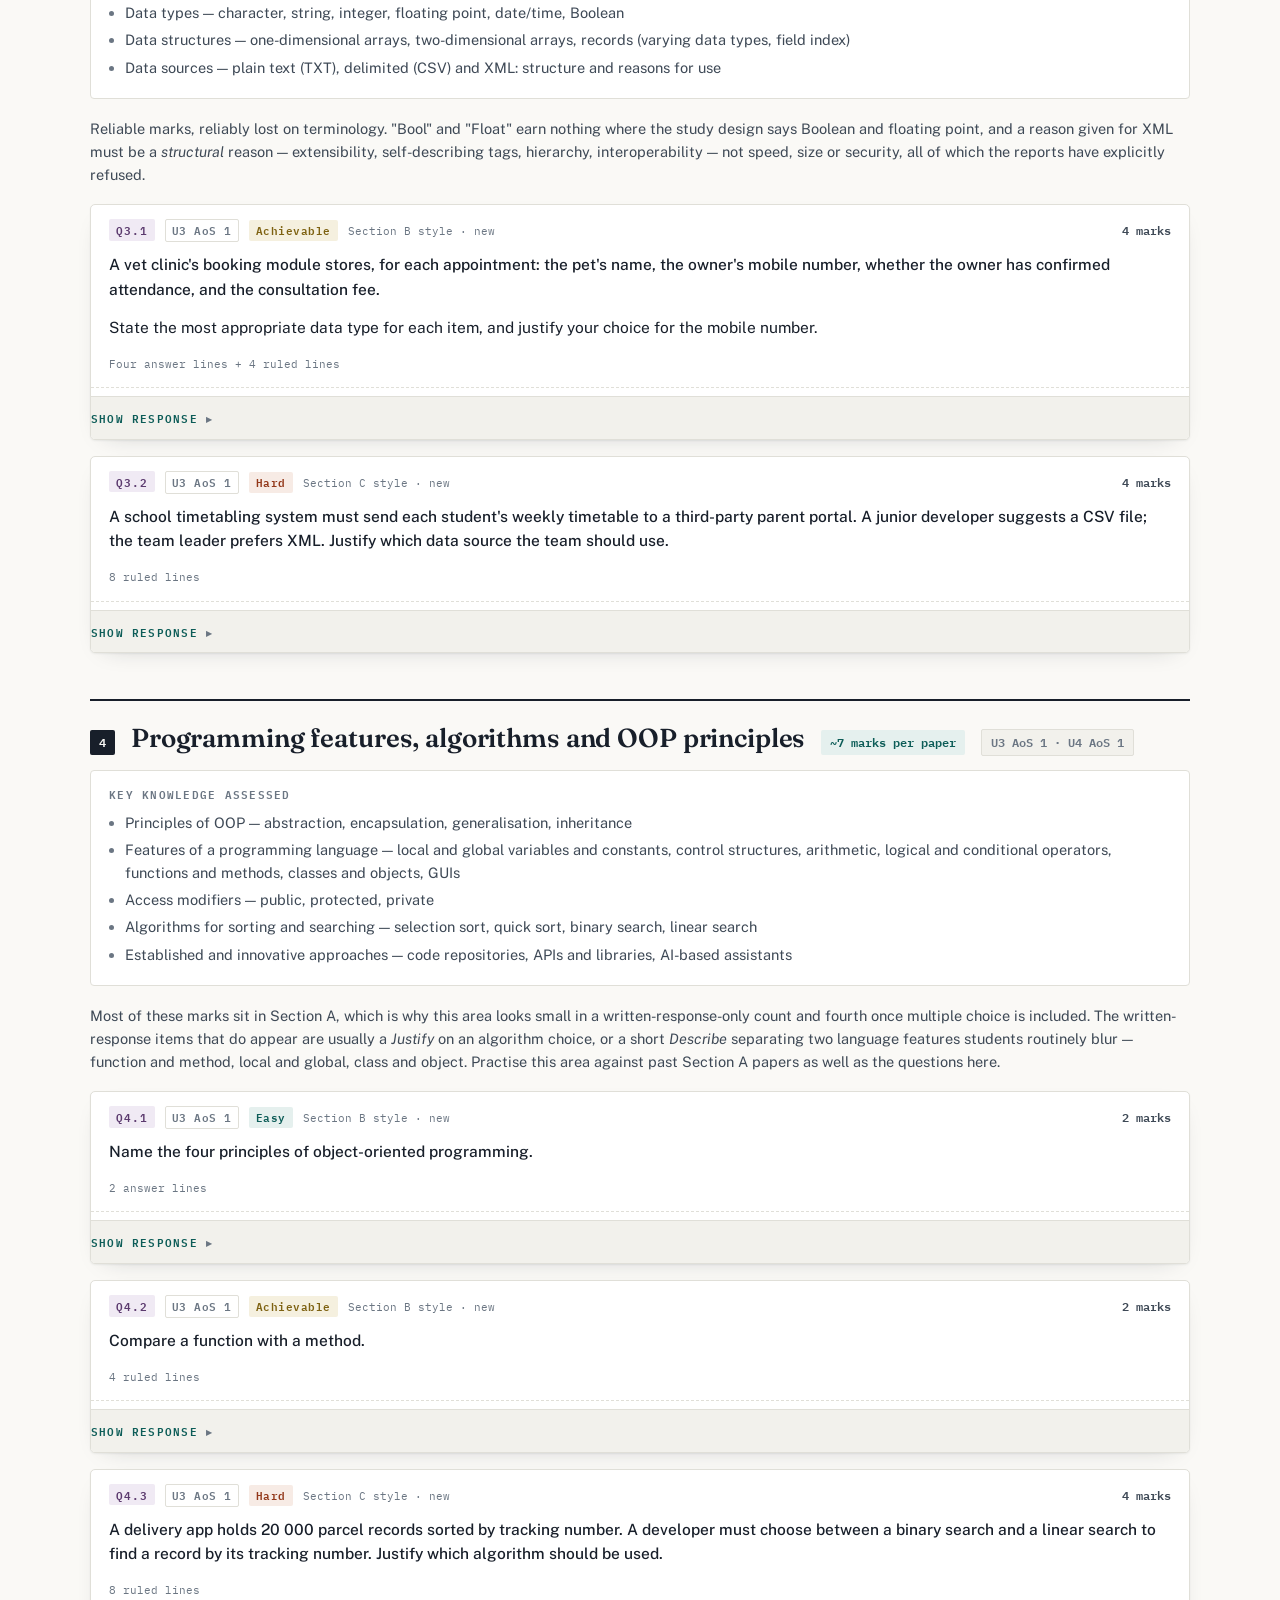
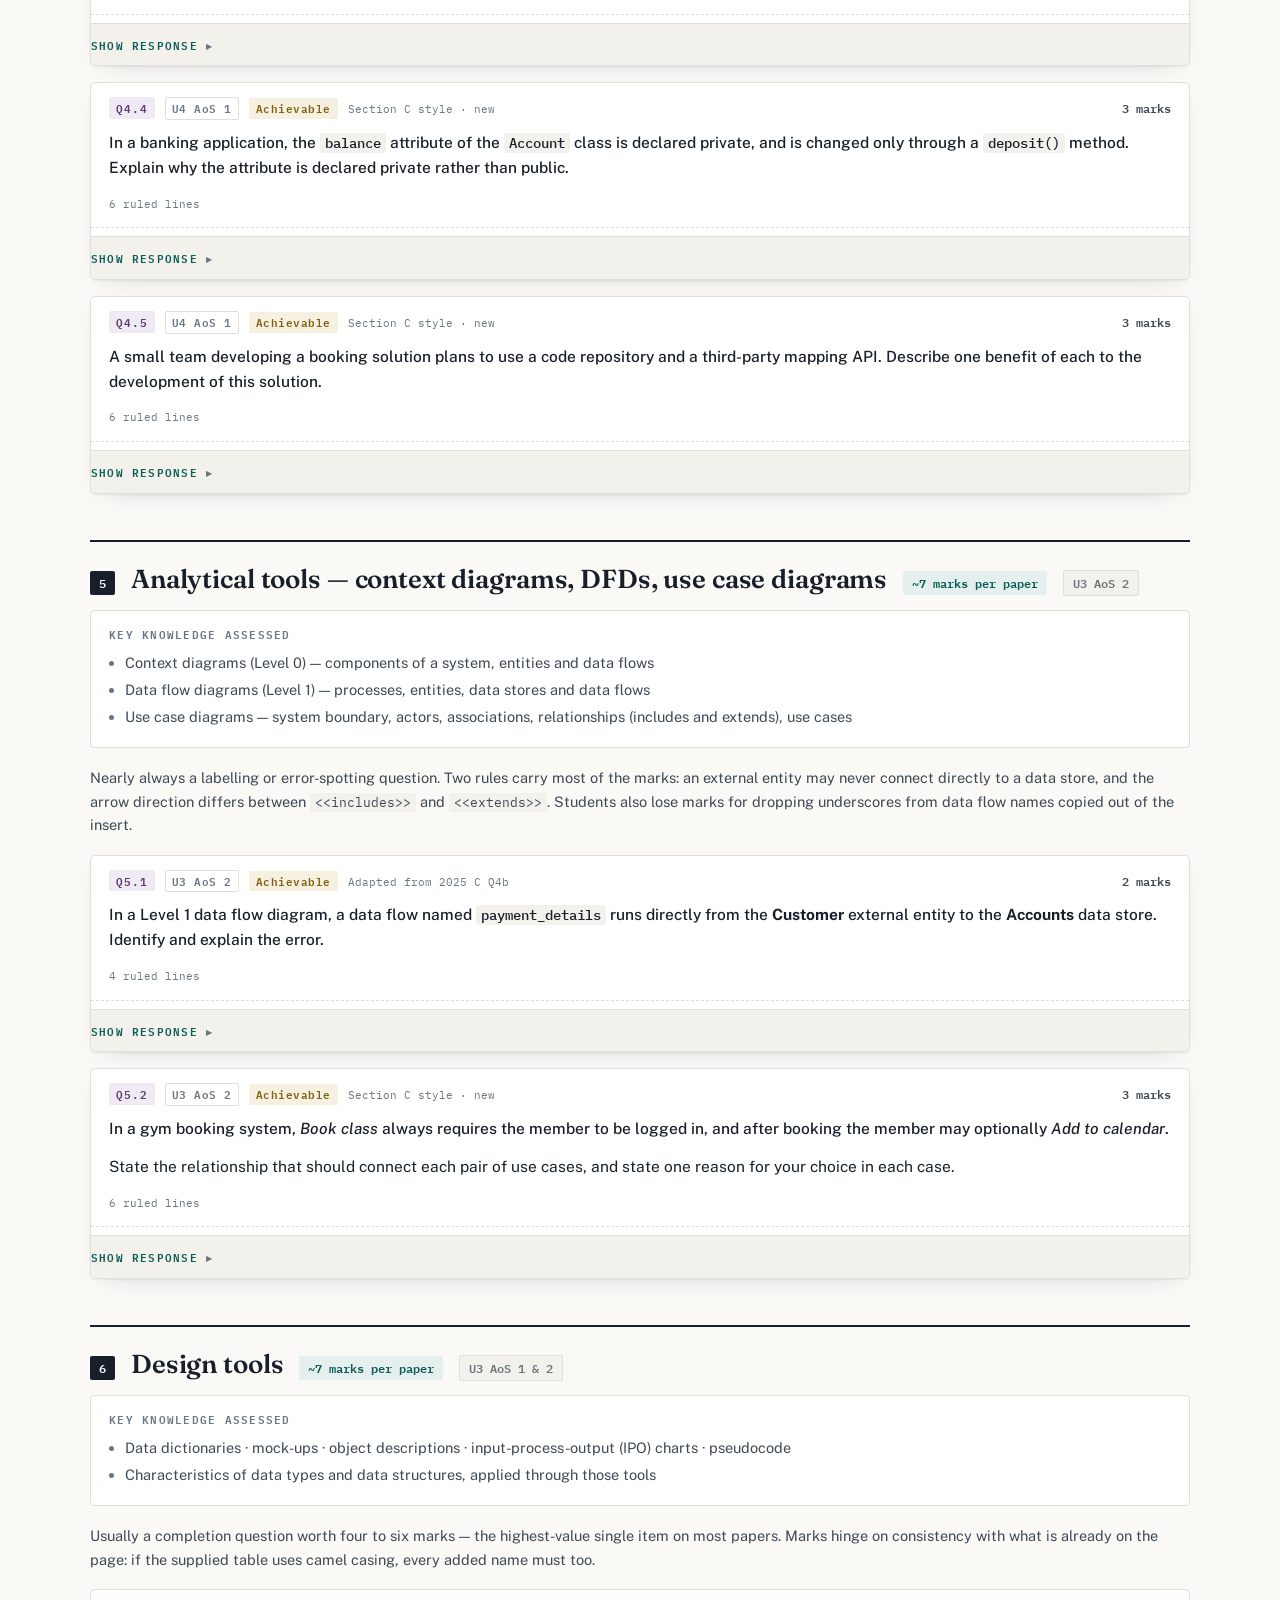
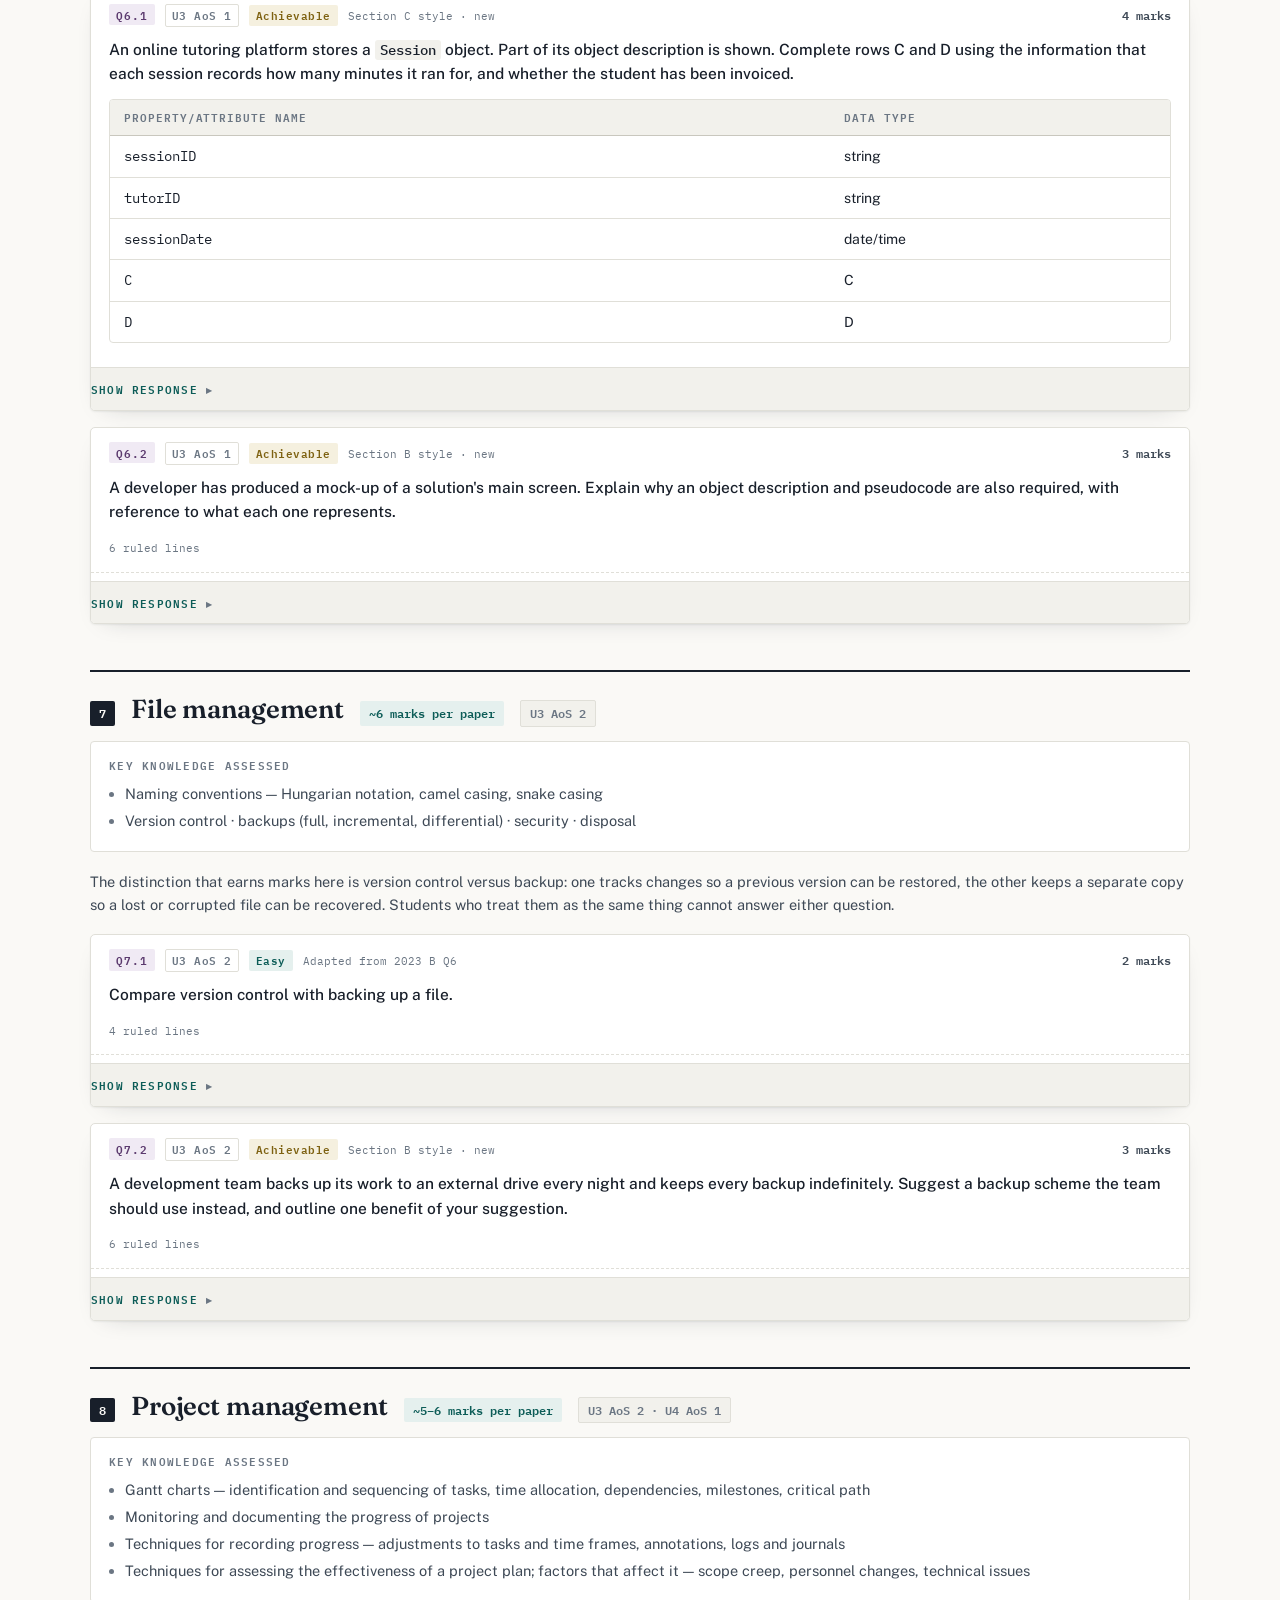
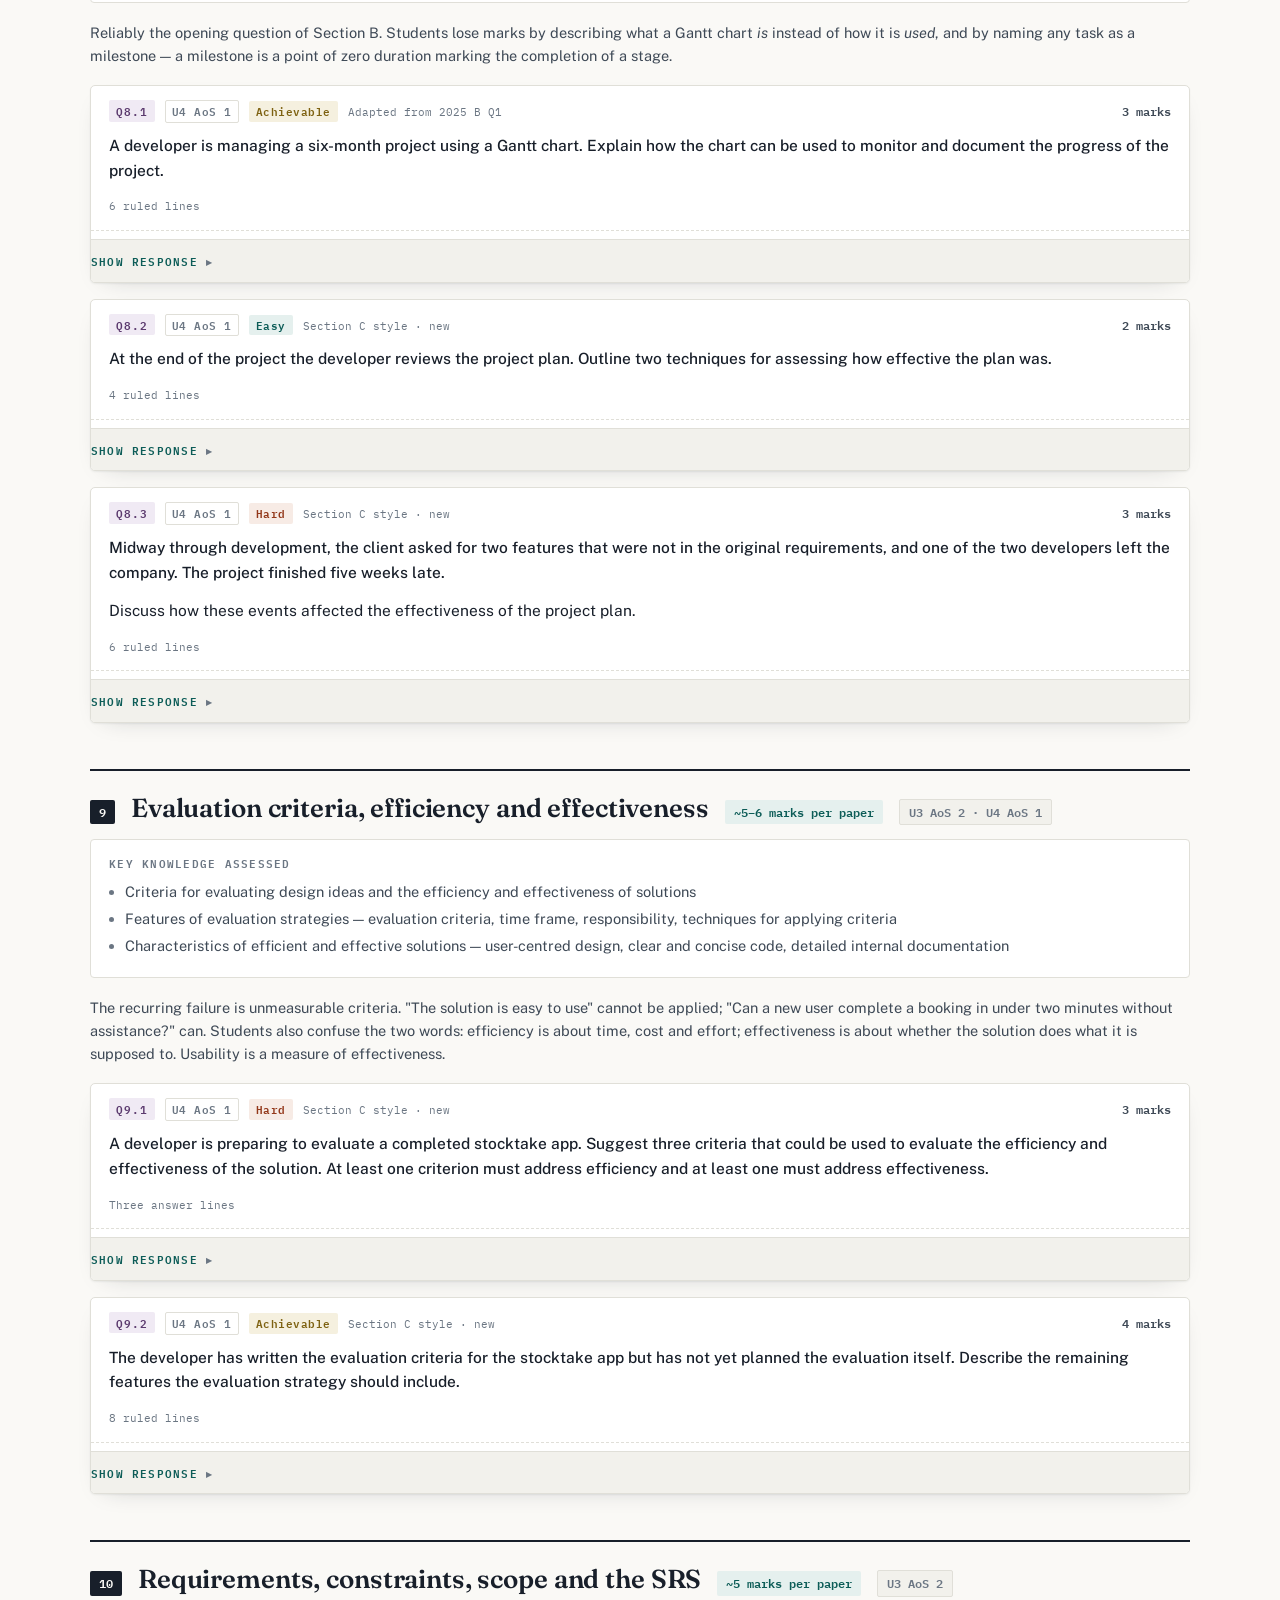
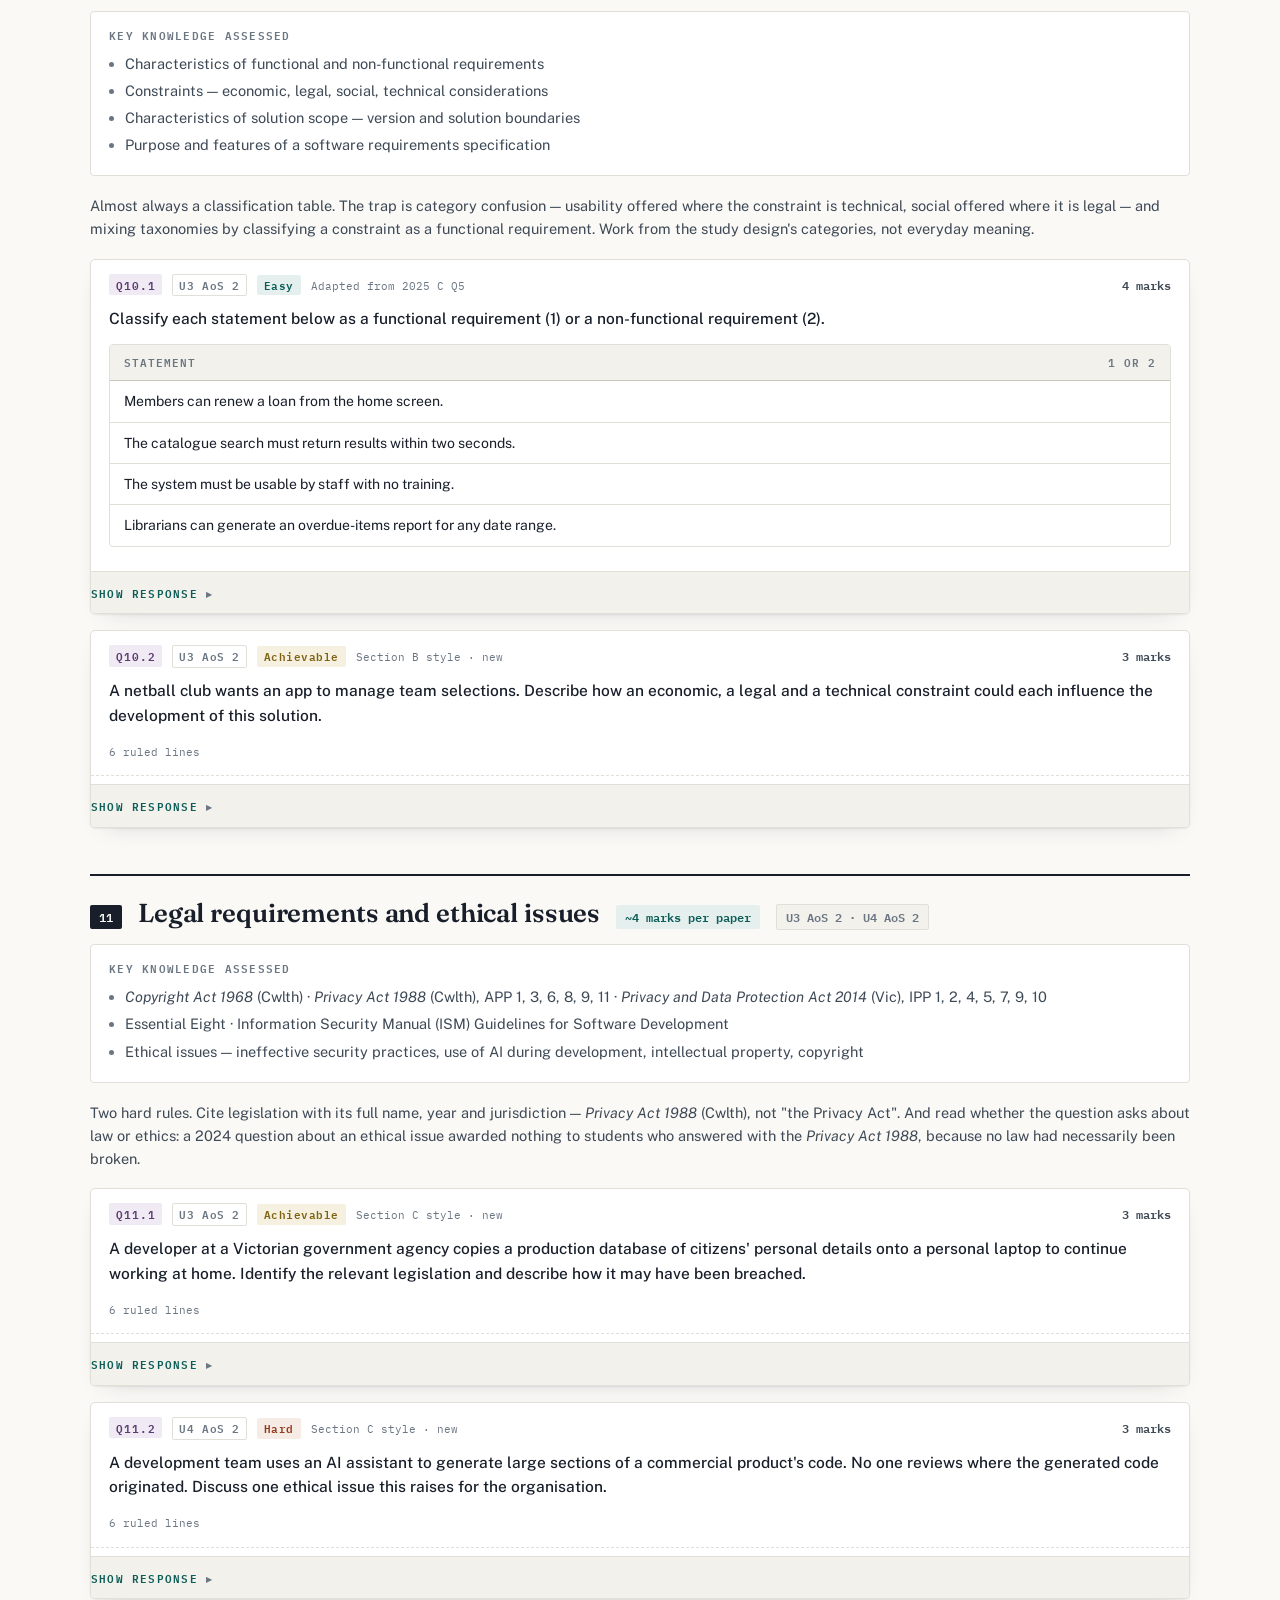
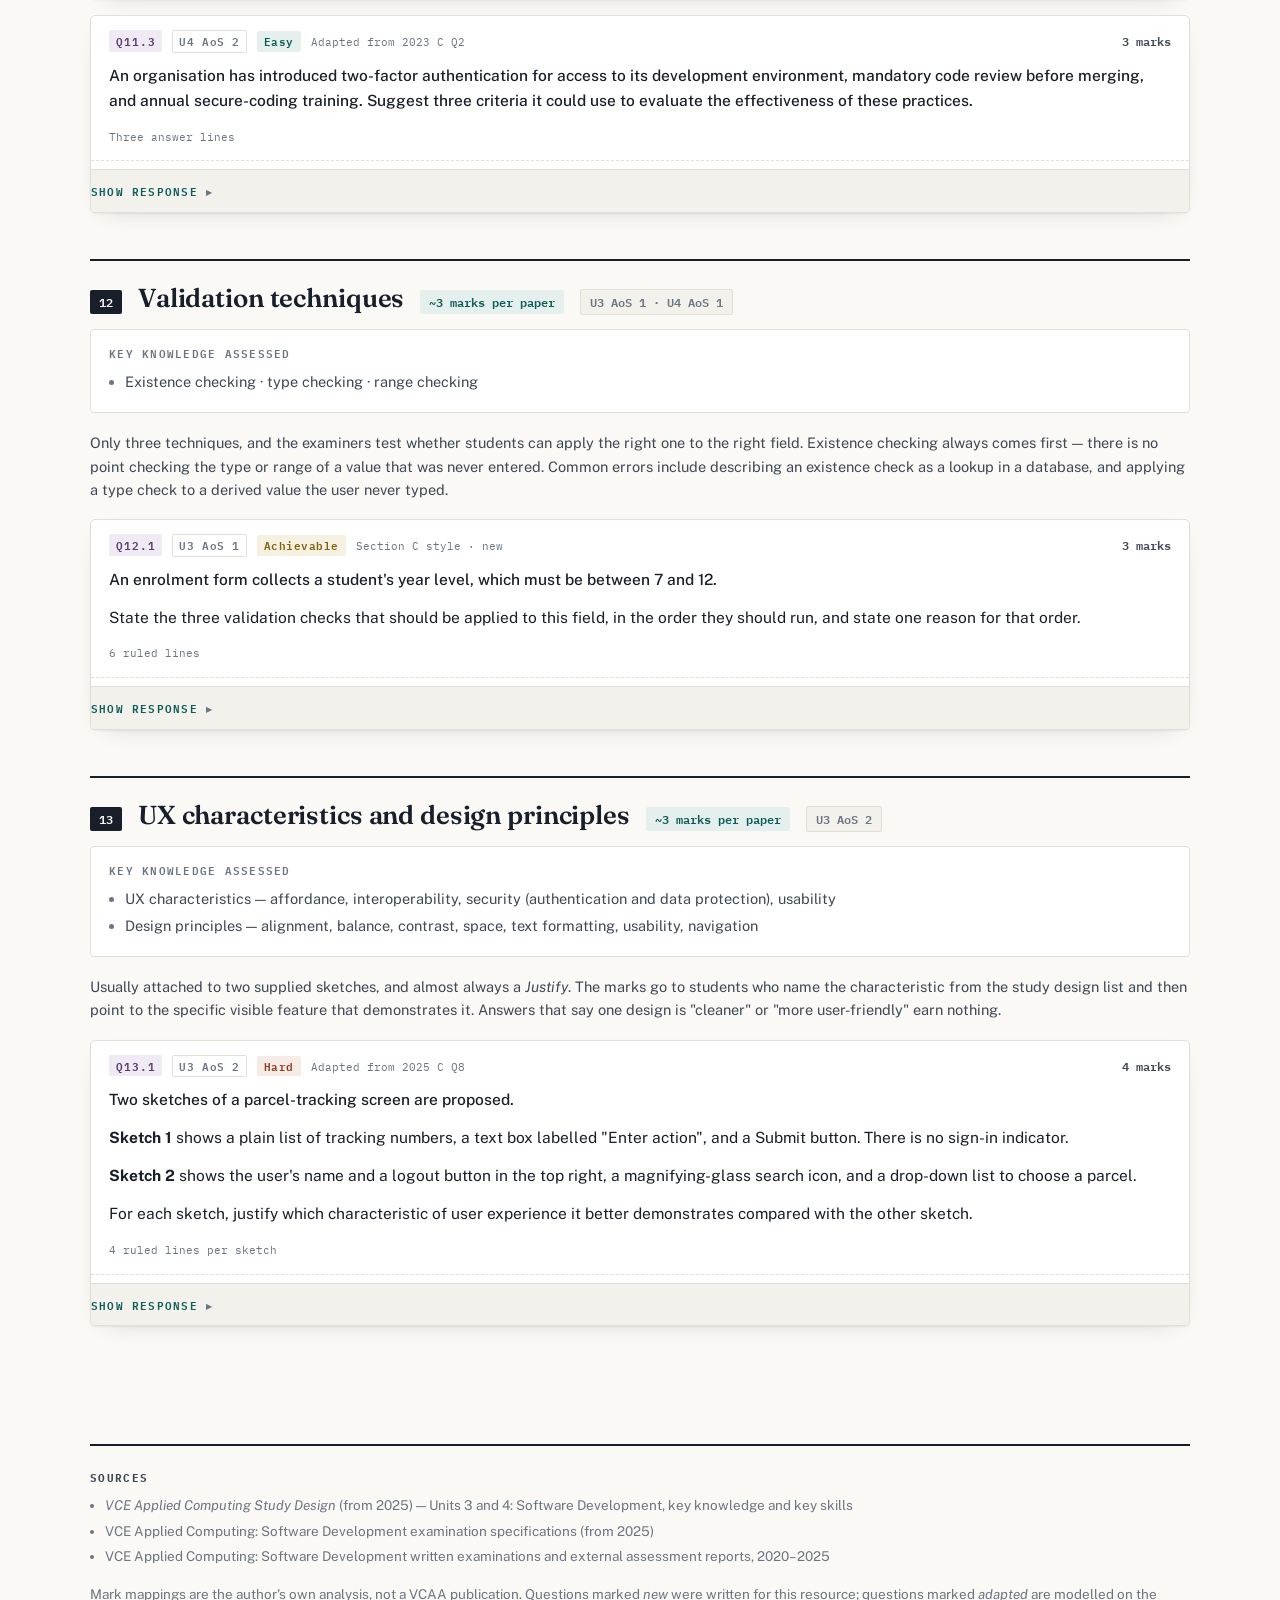
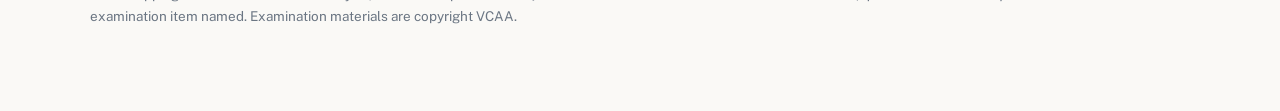
<file: practice-questions.html>
<!DOCTYPE html>
<html lang="en-AU">
<head>
<meta charset="utf-8">
<meta name="viewport" content="width=device-width, initial-scale=1, viewport-fit=cover">
<meta name="color-scheme" content="light dark">
<script>
{ try { var cs = localStorage.getItem("color-scheme");
  if (cs === "light" || cs === "dark") {
    document.documentElement.setAttribute("data-theme", cs);
    var initMeta = document.querySelector('meta[name="color-scheme"]');
    if (initMeta) initMeta.setAttribute('content', cs);
  } } catch (e) {} }
</script>
<title>Practice Questions and Responses</title>
<meta name="description" content="Practice questions and full-mark responses for VCE Software Development key knowledge, organised by high-frequency areas.">
<meta name="author" content="Chris Bucknell">
<meta property="og:type" content="article">
<meta property="og:title" content="Practice Questions and Responses">
<meta property="og:description" content="Practice questions and full-mark responses for VCE Software Development key knowledge, organised by high-frequency areas.">
<meta name="twitter:card" content="summary">
<link rel="icon" href="data:image/svg+xml,%3Csvg xmlns='http://www.w3.org/2000/svg' viewBox='0 0 100 100'%3E%3Ctext y='.9em' font-size='90'%3E%F0%9F%93%9A%3C/text%3E%3C/svg%3E">
<link rel="preconnect" href="https://fonts.googleapis.com">
<link rel="preconnect" href="https://fonts.gstatic.com" crossorigin>
<link rel="stylesheet" href="https://fonts.googleapis.com/css2?family=Fraunces:opsz,wght@9..144,400;9..144,600;9..144,700&family=Public+Sans:ital,wght@0,400;0,500;0,600;0,700;1,400&family=IBM+Plex+Mono:wght@400;500;600&display=swap">
<link rel="stylesheet" href="styles.css">
</head>
<body>

<button class="theme-toggle" type="button" id="themeToggle" aria-live="polite">
  <svg class="tt-moon" viewBox="0 0 24 24" aria-hidden="true"><path d="M21 12.8A9 9 0 1 1 11.2 3a7 7 0 0 0 9.8 9.8Z"/></svg>
  <svg class="tt-sun" viewBox="0 0 24 24" aria-hidden="true"><circle cx="12" cy="12" r="4.2"/><path d="M12 2v2.4M12 19.6V22M2 12h2.4M19.6 12H22M4.9 4.9l1.7 1.7M17.4 17.4l1.7 1.7M19.1 4.9l-1.7 1.7M6.6 17.4l-1.7 1.7"/></svg>
  <span class="tt-label" id="themeLabel">Dark</span>
</button>

<div class="wrap">

<nav class="sitenav" aria-label="Site">
  <ul>
    <li><span class="brand">VCE Software Development</span></li>
    <li><a href="index.html">Command Terms Evidence Guide</a></li>
    <li><a href="command-terms-summary.html">Command Terms Summary Table</a></li>
    <li><a href="key-knowledge.html">High-Frequency Key Knowledge</a></li>
    <li><a href="#" aria-current="page">Practice Questions</a></li>
  </ul>
</nav>


<header class="mast">
  <p class="eyebrow">VCE Applied Computing · Software Development · Units 3 &amp; 4</p>
  <h1>Practice Questions and Responses</h1>
  <p class="sub">Practice questions aligned to high-frequency key knowledge, with full-mark responses and minimum full-mark answers.</p>
  <div class="meta">
    <span><b>32</b> practice questions</span>
    <span><b>13</b> high-frequency areas</span>
  </div>
</header>

<!-- =============== QUESTION BANK =============== -->
<section id="bank" class="band">
  <div class="callout note">
    <strong>The three clauses that most often turn a part-mark into a full mark</strong> are the consequence ("…so the organisation can't trade for a day"), the comparison ("…whereas CSV would require…"), and the case-study link ("…for the 60 agencies described in the case study"). Nearly every lost mark in the assessment reports traces back to one of those three being absent.
  </div>

  <!-- ===== 1. SECURITY ===== -->
  <article class="topic" id="t-security">
    <div class="topic-head">
      <span class="chip rankno">1</span>
      <h3>Secure development: vulnerabilities, risks and controls</h3>
      <span class="chip">~14 marks per paper</span>
      <span class="chip soft">U4 AoS 2</span>
    </div>
    <div class="kk">
      <h5>Key knowledge assessed</h5>
      <ul>
        <li>Types of vulnerabilities and risks within insecure development environments</li>
        <li>Security controls used to protect software development practices and data stored within applications</li>
        <li>Threat modelling principles — defining security requirements, identifying and mitigating threats, confirming threats have been mitigated</li>
        <li>Strategies for improving the security of software development practices — onboarding and developer training, risk management plans</li>
      </ul>
    </div>
    <p class="why">This is the single largest block of marks on the paper, and the one where generic answers are punished hardest. The examiners consistently refuse security <em>controls</em> offered as risk-management <em>strategies</em>, and refuse backup and archiving as security measures. Students must be able to say which of the two lists a term belongs to.</p>

    <div class="q">
      <div class="q-head"><span class="q-id">Q1.1</span><span class="q-tag">U4 AoS 2</span><span class="q-diff mid">Achievable</span><span class="q-src">Section B style · new</span><span class="q-marks">3 marks</span></div>
      <div class="q-body"><p class="stem">A software development organisation runs a single combined development, testing and production environment. Describe one risk this creates for the organisation and suggest one security control that would reduce it.</p></div>
      <div class="lines">6 ruled lines</div>
      <details class="ans"><summary>Show response</summary>
        <div class="ans-body">
          <h6>Full-mark response</h6>
          <div class="model">
            <p><span class="lbl">Risk:</span> Because development, testing and production share one environment, code that has not been fully tested runs against live data. Bugs and vulnerabilities introduced while developing are exposed to real users immediately, which can cause system downtime or allow an attacker to exploit the application before the fault is found.</p>
            <p><span class="lbl">Control:</span> Separate the development, testing and production environments, so that changes are written and verified in development and testing and only released to production once they pass testing.</p>
          </div>
          <h6 class="marks">Marking</h6>
          <ul class="mk">
            <li><span class="m">1</span><span>States the risk — untested or in-progress code runs in the live environment.</span></li>
            <li><span class="m">1</span><span>States a consequence for the organisation — downtime, data loss, or an exploitable vulnerability reaching users.</span></li>
            <li><span class="m">1</span><span>Names a valid security control from the study design that addresses that risk.</span></li>
          </ul>
          <h6 class="base">Minimum full-mark answer</h6>
          <div class="model base"><p>Risk: untested code runs on the live system, so errors and vulnerabilities reach real users and can be exploited. Control: separate the development, testing and production environments.</p></div>
        </div>
      </details>
    </div>

    <div class="q">
      <div class="q-head"><span class="q-id">Q1.2</span><span class="q-tag">U4 AoS 2</span><span class="q-diff hard">Hard</span><span class="q-src">Section C style · new</span><span class="q-marks">4 marks</span></div>
      <div class="q-body"><p class="stem">Following a security review, a development company can fund only one improvement this year: developer training focused on secure coding, or robust identity and access management. Justify which improvement the company should implement first.</p></div>
      <div class="lines">8 ruled lines</div>
      <details class="ans"><summary>Show response</summary>
        <div class="ans-body">
          <h6>Full-mark response</h6>
          <div class="model">
            <p><span class="lbl">Improvement:</span> Developer training focused on secure coding.</p>
            <p>Training addresses the cause rather than the symptom. The review found vulnerabilities written into the code itself, and developers who understand secure coding practices stop those vulnerabilities being created in the first place, across every project the company runs.</p>
            <p>Robust identity and access management only restricts who can reach the code and data; it would not prevent an authorised developer from writing insecure code, so the same vulnerabilities would continue to be introduced. It is also a control the company can layer on later once the development practice itself is sound.</p>
          </div>
          <h6 class="marks">Marking</h6>
          <ul class="mk">
            <li><span class="m">1</span><span>Clearly states the chosen option.</span></li>
            <li><span class="m">1</span><span>Explains why the chosen option is suitable.</span></li>
            <li><span class="m">1</span><span>Explains why the alternative is <em>less</em> suitable — the mark most often lost.</span></li>
            <li><span class="m">1</span><span>Applies the argument to the organisation in the scenario.</span></li>
          </ul>
          <h6 class="base">Minimum full-mark answer</h6>
          <div class="model base"><p>Developer training. Training stops vulnerabilities being written into the code at all, so it fixes the cause of the problems the review found. Identity and access management only limits who can reach the code — an authorised developer would still write the same insecure code, so the vulnerabilities would keep appearing.</p></div>
        </div>
      </details>
    </div>

    <div class="q">
      <div class="q-head"><span class="q-id">Q1.3</span><span class="q-tag">U4 AoS 2</span><span class="q-diff easy">Easy</span><span class="q-src">Adapted from 2025 C Q10b</span><span class="q-marks">2 marks</span></div>
      <div class="q-body"><p class="stem">A development team has defined its security requirements. State the two remaining threat modelling principles the team should apply.</p></div>
      <div class="lines">4 ruled lines</div>
      <details class="ans"><summary>Show response</summary>
        <div class="ans-body">
          <h6>Full-mark response</h6>
          <div class="model"><p>Identifying and mitigating threats to the software development practices, and then confirming that those threats have in fact been mitigated.</p></div>
          <h6 class="marks">Marking</h6>
          <ul class="mk">
            <li><span class="m">1</span><span>Identifying and mitigating threats.</span></li>
            <li><span class="m">1</span><span>Confirming threats have been mitigated.</span></li>
          </ul>
          <h6 class="base">Minimum full-mark answer</h6>
          <div class="model base"><p>Identifying and mitigating threats. Confirming threats have been mitigated.</p></div>
          <p style="margin-top:14px;font-size:13.5px;color:var(--muted)">Only 17% of the 2025 cohort earned this mark. It is three words from the study design — worth drilling.</p>
        </div>
      </details>
    </div>

    <div class="q">
      <div class="q-head"><span class="q-id">Q1.4</span><span class="q-tag">U4 AoS 2</span><span class="q-diff easy">Easy</span><span class="q-src">Section B style · new</span><span class="q-marks">2 marks</span></div>
      <div class="q-body"><p class="stem">State two security controls an organisation could use to protect data stored within its applications.</p></div>
      <div class="lines">2 answer lines</div>
      <details class="ans"><summary>Show response</summary>
        <div class="ans-body">
          <h6>Full-mark response</h6>
          <div class="model"><p>Encryption of stored data, and robust identity and access management.</p></div>
          <h6 class="marks">Marking</h6>
          <ul class="mk">
            <li><span class="m">1</span><span>One control from the study design list.</span></li>
            <li><span class="m">1</span><span>A second, genuinely different control from the list.</span></li>
          </ul>
          <h6 class="base">Minimum full-mark answer</h6>
          <div class="model base"><p>Encryption. Robust identity and access management.</p></div>
          <p style="margin-top:14px;font-size:13.5px;color:var(--muted)">The full list: version control and code repositories, robust identity and access management, encryption, code review, regular updates and patches, separated development/testing/production environments. Backup and archiving are <em>not</em> on it and have been explicitly refused.</p>
        </div>
      </details>
    </div>
  </article>

  <article class="topic" id="t-testing">
    <div class="topic-head">
      <span class="chip rankno">2</span>
      <h3>Testing and debugging</h3>
      <span class="chip">~11 marks per paper</span>
      <span class="chip soft">U3 AoS 1 · U4 AoS 1</span>
    </div>
    <div class="kk">
      <h5>Key knowledge assessed</h5>
      <ul>
        <li>Debugging and testing techniques — breakpoints, debugging statements, commenting out code, construction of relevant test data</li>
        <li>Test cases comparing expected and actual output in testing tables</li>
        <li>Strategies for conducting beta testing — testing plan and test scenarios, observation, documentation of results</li>
        <li>Types of errors — syntax, logic, runtime (overflow, index out of range, type mismatch, divide by zero)</li>
      </ul>
    </div>
    <p class="why">A test table appears in some form on every paper, and it is the most mechanical set of marks available. The recurring failure is coverage: students test one value instead of testing above, on and below each boundary, and they abbreviate the expected output instead of writing exactly what the algorithm prints.</p>

    <div class="q">
      <div class="q-head"><span class="q-id">Q2.1</span><span class="q-tag">U4 AoS 1</span><span class="q-diff mid">Achievable</span><span class="q-src">Section C style · new</span><span class="q-marks">4 marks</span></div>
      <div class="q-body">
        <p class="stem">A library app charges an overdue fee. The pseudocode below calculates it. A borrower may not be charged more than $20.00.</p>
<pre>BEGIN CalculateFee(days_overdue)
    IF days_overdue &lt;= 0 THEN
        RETURN 0.00
    ENDIF
    fee ← days_overdue * 0.50
    IF fee &gt; 20.00 THEN
        fee ← 20.00
    ENDIF
    RETURN fee
END</pre>
        <p>Complete the test table below with three further tests that together fully test the fee cap and the lower boundary.</p>
      </div>
      <div class="lines">Table with 4 rows · one row completed</div>
      <details class="ans"><summary>Show response</summary>
        <div class="ans-body">
          <h6>Full-mark response</h6>
          <div class="scroller" style="margin-bottom:12px">
            <table>
              <thead><tr><th class="num">Test</th><th class="num">days_overdue</th><th>Expected result</th><th>Actual result</th></tr></thead>
              <tbody>
                <tr><td class="num">1</td><td class="num">0</td><td>0.00</td><td>0.00</td></tr>
                <tr><td class="num">2</td><td class="num">1</td><td>0.50</td><td>0.50</td></tr>
                <tr><td class="num">3</td><td class="num">40</td><td>20.00</td><td>20.00</td></tr>
                <tr><td class="num">4</td><td class="num">41</td><td>20.00</td><td>20.00</td></tr>
              </tbody>
            </table>
          </div>
          <h6 class="marks">Marking</h6>
          <ul class="mk">
            <li><span class="m">1</span><span>A test below or on the lower boundary that returns 0.00.</span></li>
            <li><span class="m">1</span><span>A test just above the lower boundary that returns a calculated fee.</span></li>
            <li><span class="m">1</span><span>A test on the $20.00 cap boundary (40 days).</span></li>
            <li><span class="m">1</span><span>A test above the cap boundary showing the fee is still capped at 20.00.</span></li>
          </ul>
          <p style="font-size:13.5px;color:var(--muted);margin-top:4px">No mark for repeating a test scenario already shown, and no mark where the expected value is abbreviated rather than written as the algorithm returns it.</p>
          <h6 class="base">Minimum full-mark answer</h6>
          <div class="model base"><p>Four rows: 0 → 0.00; 1 → 0.50; 40 → 20.00; 41 → 20.00. Expected and actual columns identical in each row.</p></div>
        </div>
      </details>
    </div>

    <div class="q">
      <div class="q-head"><span class="q-id">Q2.2</span><span class="q-tag">U4 AoS 1</span><span class="q-diff hard">Hard</span><span class="q-src">Adapted from 2025 C Q12b</span><span class="q-marks">3 marks</span></div>
      <div class="q-body"><p class="stem">Alpha testing of a council's bin-collection reminder app is complete. Describe a beta testing strategy the developer could implement with residents.</p></div>
      <div class="lines">6 ruled lines</div>
      <details class="ans"><summary>Show response</summary>
        <div class="ans-body">
          <h6>Full-mark response</h6>
          <div class="model">
            <p>Residents would be selected to represent the range of real users — for example, a random sample drawn from each suburb in the council area, including some residents who have not used the app before.</p>
            <p>A test scenario would be written for each core feature, such as "set a reminder for a green-waste collection and confirm the notification arrives the evening before", and testers would work through the scenarios on their own devices.</p>
            <p>Results would be documented as the tests are observed — the time taken for each step, any step the tester could not complete, and comments the tester makes — so the developer can recommend modifications to the app.</p>
          </div>
          <h6 class="marks">Marking</h6>
          <ul class="mk">
            <li><span class="m">1</span><span>How the testers are selected, in the context of the scenario.</span></li>
            <li><span class="m">1</span><span>What will be tested — a described test scenario, not just "they test the app".</span></li>
            <li><span class="m">1</span><span>What data will be collected and how it is documented.</span></li>
          </ul>
          <h6 class="base">Minimum full-mark answer</h6>
          <div class="model base"><p>Randomly select residents from across the council area. Give them a scenario to complete, such as setting a reminder for a green-waste collection. Observe and record how long each step takes and any step they cannot complete.</p></div>
          <p style="margin-top:14px;font-size:13.5px;color:var(--muted)">Marks are not awarded for describing functional testing of outputs, or for "bug testing" — beta testing is about real users working through scenarios.</p>
        </div>
      </details>
    </div>

    <div class="q">
      <div class="q-head"><span class="q-id">Q2.3</span><span class="q-tag">U3 AoS 1</span><span class="q-diff easy">Easy</span><span class="q-src">Adapted from 2025 B Q4</span><span class="q-marks">2 marks</span></div>
      <div class="q-body">
        <p class="stem">For each description, state the type of error from the following list: <em>logic</em>, <em>overflow</em>, <em>index out of range</em>, <em>type mismatch</em>, <em>divide by zero</em>.</p>
        <div class="scroller" style="margin-top:10px">
          <table>
            <thead><tr><th>Description</th><th>Type of error</th></tr></thead>
            <tbody>
              <tr><td>A loop counter continues past the final element of an array.</td><td></td></tr>
              <tr><td>A total is calculated correctly but the program prints the wrong message.</td><td></td></tr>
            </tbody>
          </table>
        </div>
      </div>
      <details class="ans"><summary>Show response</summary>
        <div class="ans-body">
          <h6>Full-mark response</h6>
          <div class="model"><p>Index out of range. Logic.</p></div>
          <h6 class="marks">Marking</h6>
          <ul class="mk">
            <li><span class="m">1</span><span>Index out of range.</span></li>
            <li><span class="m">1</span><span>Logic.</span></li>
          </ul>
          <h6 class="base">Minimum full-mark answer</h6>
          <div class="model base"><p>Index out of range. Logic.</p></div>
          <p style="margin-top:14px;font-size:13.5px;color:var(--muted)">82% of the 2025 cohort took all four marks on the equivalent item. This is free marks — but only if students can separate runtime errors from logic errors.</p>
        </div>
      </details>
    </div>
  </article>

  <article class="topic" id="t-data">
    <div class="topic-head">
      <span class="chip rankno">3</span>
      <h3>Data types, data structures and data sources</h3>
      <span class="chip">~8 marks per paper</span>
      <span class="chip soft">U3 AoS 1</span>
    </div>
    <div class="kk">
      <h5>Key knowledge assessed</h5>
      <ul>
        <li>Data types — character, string, integer, floating point, date/time, Boolean</li>
        <li>Data structures — one-dimensional arrays, two-dimensional arrays, records (varying data types, field index)</li>
        <li>Data sources — plain text (TXT), delimited (CSV) and XML: structure and reasons for use</li>
      </ul>
    </div>
    <p class="why">Reliable marks, reliably lost on terminology. "Bool" and "Float" earn nothing where the study design says Boolean and floating point, and a reason given for XML must be a <em>structural</em> reason — extensibility, self-describing tags, hierarchy, interoperability — not speed, size or security, all of which the reports have explicitly refused.</p>

    <div class="q">
      <div class="q-head"><span class="q-id">Q3.1</span><span class="q-tag">U3 AoS 1</span><span class="q-diff mid">Achievable</span><span class="q-src">Section B style · new</span><span class="q-marks">4 marks</span></div>
      <div class="q-body">
        <p class="stem">A vet clinic's booking module stores, for each appointment: the pet's name, the owner's mobile number, whether the owner has confirmed attendance, and the consultation fee.</p>
        <p>State the most appropriate data type for each item, and justify your choice for the mobile number.</p>
      </div>
      <div class="lines">Four answer lines + 4 ruled lines</div>
      <details class="ans"><summary>Show response</summary>
        <div class="ans-body">
          <h6>Full-mark response</h6>
          <div class="model">
            <p>Pet's name — string. Owner's mobile number — string. Confirmed attendance — Boolean. Consultation fee — floating point.</p>
            <p>The mobile number is stored as a string because it begins with a leading zero, which a numeric data type would discard, and because no arithmetic is ever performed on it.</p>
          </div>
          <h6 class="marks">Marking</h6>
          <ul class="mk">
            <li><span class="m">1</span><span>Pet's name as string and confirmed attendance as Boolean.</span></li>
            <li><span class="m">1</span><span>Consultation fee as floating point.</span></li>
            <li><span class="m">1</span><span>Mobile number as string.</span></li>
            <li><span class="m">1</span><span>Justification referring to the leading zero being lost, or to no calculation being performed.</span></li>
          </ul>
          <h6 class="base">Minimum full-mark answer</h6>
          <div class="model base"><p>String, string, Boolean, floating point. The mobile number is a string because it starts with a 0, which a number would drop, and it is never used in a calculation.</p></div>
        </div>
      </details>
    </div>

    <div class="q">
      <div class="q-head"><span class="q-id">Q3.2</span><span class="q-tag">U3 AoS 1</span><span class="q-diff hard">Hard</span><span class="q-src">Section C style · new</span><span class="q-marks">4 marks</span></div>
      <div class="q-body"><p class="stem">A school timetabling system must send each student's weekly timetable to a third-party parent portal. A junior developer suggests a CSV file; the team leader prefers XML. Justify which data source the team should use.</p></div>
      <div class="lines">8 ruled lines</div>
      <details class="ans"><summary>Show response</summary>
        <div class="ans-body">
          <h6>Full-mark response</h6>
          <div class="model">
            <p><span class="lbl">Data source:</span> XML.</p>
            <p>A timetable is hierarchical — each student has many days, and each day has a varying number of classes. XML represents that structure directly through nested, user-defined tags, so each value also carries a name describing what it is. That makes the file interoperable: the parent portal can interpret the data without a separate specification, and the structure can be extended later if the school adds, for example, a room number.</p>
            <p>A CSV file separates values with a delimiter and assumes a fixed number of fields in a fixed order. With a varying number of classes per day the record length would change, and the portal would need extra documentation to know what each column means — any change to the fields would break it.</p>
          </div>
          <h6 class="marks">Marking</h6>
          <ul class="mk">
            <li><span class="m">1</span><span>States XML as the choice.</span></li>
            <li><span class="m">1</span><span>A correct structural statement about XML — tags, hierarchy, extensibility or interoperability.</span></li>
            <li><span class="m">1</span><span>A correct structural statement about CSV — delimiters, fixed fields, no embedded description.</span></li>
            <li><span class="m">1</span><span>Links the comparison to the varying number of classes in the scenario.</span></li>
          </ul>
          <h6 class="base">Minimum full-mark answer</h6>
          <div class="model base"><p>XML. Its user-defined tags describe each value and can nest, so a student with a different number of classes each day still fits, and the portal can interpret it without extra documentation. CSV only separates values with commas in a fixed order, so a varying number of classes would break the column layout.</p></div>
          <p style="margin-top:14px;font-size:13.5px;color:var(--muted)">Reports have specifically refused "XML is faster", "XML is smaller" and "XML is more secure" as incorrect statements.</p>
        </div>
      </details>
    </div>
  </article>

  <article class="topic" id="t-programming">
    <div class="topic-head">
      <span class="chip rankno">4</span>
      <h3>Programming features, algorithms and OOP principles</h3>
      <span class="chip">~7 marks per paper</span>
      <span class="chip soft">U3 AoS 1 · U4 AoS 1</span>
    </div>
    <div class="kk">
      <h5>Key knowledge assessed</h5>
      <ul>
        <li>Principles of OOP — abstraction, encapsulation, generalisation, inheritance</li>
        <li>Features of a programming language — local and global variables and constants, control structures, arithmetic, logical and conditional operators, functions and methods, classes and objects, GUIs</li>
        <li>Access modifiers — public, protected, private</li>
        <li>Algorithms for sorting and searching — selection sort, quick sort, binary search, linear search</li>
        <li>Established and innovative approaches — code repositories, APIs and libraries, AI-based assistants</li>
      </ul>
    </div>
    <p class="why">Most of these marks sit in Section A, which is why this area looks small in a written-response-only count and fourth once multiple choice is included. The written-response items that do appear are usually a <em>Justify</em> on an algorithm choice, or a short <em>Describe</em> separating two language features students routinely blur — function and method, local and global, class and object. Practise this area against past Section A papers as well as the questions here.</p>

    <div class="q">
      <div class="q-head"><span class="q-id">Q4.1</span><span class="q-tag">U3 AoS 1</span><span class="q-diff easy">Easy</span><span class="q-src">Section B style · new</span><span class="q-marks">2 marks</span></div>
      <div class="q-body"><p class="stem">Name the four principles of object-oriented programming.</p></div>
      <div class="lines">2 answer lines</div>
      <details class="ans"><summary>Show response</summary>
        <div class="ans-body">
          <h6>Full-mark response</h6>
          <div class="model"><p>Abstraction, encapsulation, generalisation and inheritance.</p></div>
          <h6 class="marks">Marking</h6>
          <ul class="mk">
            <li><span class="m">1</span><span>Any two principles named correctly.</span></li>
            <li><span class="m">1</span><span>The remaining two named correctly.</span></li>
          </ul>
          <h6 class="base">Minimum full-mark answer</h6>
          <div class="model base"><p>Abstraction, encapsulation, generalisation, inheritance.</p></div>
          <p style="margin-top:14px;font-size:13.5px;color:var(--muted)">Only inheritance has been examined in a written response, once, in 2025 Section C Q7a. The other three are untouched — a natural place for marks to land.</p>
        </div>
      </details>
    </div>

    <div class="q">
      <div class="q-head"><span class="q-id">Q4.2</span><span class="q-tag">U3 AoS 1</span><span class="q-diff mid">Achievable</span><span class="q-src">Section B style · new</span><span class="q-marks">2 marks</span></div>
      <div class="q-body"><p class="stem">Compare a function with a method.</p></div>
      <div class="lines">4 ruled lines</div>
      <details class="ans"><summary>Show response</summary>
        <div class="ans-body">
          <h6>Full-mark response</h6>
          <div class="model"><p>A function is a named block of code that performs a task and returns a value, and it can be called by name from anywhere in the program. A method is a block of code that belongs to a class, so it can only be called through an object of that class.</p></div>
          <h6 class="marks">Marking</h6>
          <ul class="mk">
            <li><span class="m">1</span><span>A correct account of a function — returns a value, called by name.</span></li>
            <li><span class="m">1</span><span>A correct account of a method — belongs to a class, called through an object — with the difference made explicit.</span></li>
          </ul>
          <h6 class="base">Minimum full-mark answer</h6>
          <div class="model base"><p>A function is called by name from anywhere in the program and returns a value, whereas a method belongs to a class and can only be called through an object of that class.</p></div>
          <p style="margin-top:14px;font-size:13.5px;color:var(--muted)">In 2023 Section C Q11a, 59% of students scored zero asking essentially this. Most could define one of the two and then had nothing to compare it against.</p>
        </div>
      </details>
    </div>

    <div class="q">
      <div class="q-head"><span class="q-id">Q4.3</span><span class="q-tag">U3 AoS 1</span><span class="q-diff hard">Hard</span><span class="q-src">Section C style · new</span><span class="q-marks">4 marks</span></div>
      <div class="q-body"><p class="stem">A delivery app holds 20 000 parcel records sorted by tracking number. A developer must choose between a binary search and a linear search to find a record by its tracking number. Justify which algorithm should be used.</p></div>
      <div class="lines">8 ruled lines</div>
      <details class="ans"><summary>Show response</summary>
        <div class="ans-body">
          <h6>Full-mark response</h6>
          <div class="model">
            <p><span class="lbl">Algorithm:</span> Binary search.</p>
            <p>The records are already sorted by tracking number, which is the field being searched, and a sorted list is what a binary search requires. It discards half the remaining records at each step, so a match among 20 000 records is found in roughly 15 comparisons.</p>
            <p>A linear search would also return the correct record, but it checks each record in turn from one end of the list, so a record near the end would take up to 20 000 comparisons. With the list already sorted on the search field there is no reason to accept that cost.</p>
          </div>
          <h6 class="marks">Marking</h6>
          <ul class="mk">
            <li><span class="m">1</span><span>States binary search.</span></li>
            <li><span class="m">1</span><span>States why it is suitable — the list is sorted on the field being searched.</span></li>
            <li><span class="m">1</span><span>States the efficiency gain — halving the list, far fewer comparisons.</span></li>
            <li><span class="m">1</span><span>States why a linear search is less suitable here.</span></li>
          </ul>
          <h6 class="base">Minimum full-mark answer</h6>
          <div class="model base"><p>Binary search. The records are already sorted by tracking number, which is what a binary search needs, and it halves the list at each step so it finds a record in about 15 comparisons. A linear search would still work but checks every record in turn, so it could make 20 000 comparisons.</p></div>
          <p style="margin-top:14px;font-size:13.5px;color:var(--muted)">2024 Section C Q6 asked the mirror image of this, where a linear search was correct because the records were sorted by a <em>different</em> field from the one being searched. Read which field the list is sorted on before choosing.</p>
        </div>
      </details>
    </div>

    <div class="q">
      <div class="q-head"><span class="q-id">Q4.4</span><span class="q-tag">U4 AoS 1</span><span class="q-diff mid">Achievable</span><span class="q-src">Section C style · new</span><span class="q-marks">3 marks</span></div>
      <div class="q-body"><p class="stem">In a banking application, the <code>balance</code> attribute of the <code>Account</code> class is declared private, and is changed only through a <code>deposit()</code> method. Explain why the attribute is declared private rather than public.</p></div>
      <div class="lines">6 ruled lines</div>
      <details class="ans"><summary>Show response</summary>
        <div class="ans-body">
          <h6>Full-mark response</h6>
          <div class="model">
            <p>Declaring <code>balance</code> private means no code outside the <code>Account</code> class can read or write it directly. Every change has to pass through <code>deposit()</code>, which can validate the amount before applying it — rejecting a negative figure, for example.</p>
            <p>As a result the balance cannot be set to an invalid value by another part of the program, and the way it is stored internally can be changed later without breaking any code elsewhere, because the rest of the program depends only on the method.</p>
          </div>
          <h6 class="marks">Marking</h6>
          <ul class="mk">
            <li><span class="m">1</span><span>Private restricts access to code within the class.</span></li>
            <li><span class="m">1</span><span>Changes must go through the method, which can validate them.</span></li>
            <li><span class="m">1</span><span>A consequence — the attribute cannot reach an invalid state, or the implementation can change without affecting other code.</span></li>
          </ul>
          <h6 class="base">Minimum full-mark answer</h6>
          <div class="model base"><p>Private means no code outside the <code>Account</code> class can change <code>balance</code> directly. Every change must go through <code>deposit()</code>, which can check the amount is valid first, so the balance can never be set to an invalid value from elsewhere in the program.</p></div>
          <p style="margin-top:14px;font-size:13.5px;color:var(--muted)">Access modifiers are new in the study design from 2025 and have not been examined in any paper from 2020 to 2025.</p>
        </div>
      </details>
    </div>

    <div class="q">
      <div class="q-head"><span class="q-id">Q4.5</span><span class="q-tag">U4 AoS 1</span><span class="q-diff mid">Achievable</span><span class="q-src">Section C style · new</span><span class="q-marks">3 marks</span></div>
      <div class="q-body"><p class="stem">A small team developing a booking solution plans to use a code repository and a third-party mapping API. Describe one benefit of each to the development of this solution.</p></div>
      <div class="lines">6 ruled lines</div>
      <details class="ans"><summary>Show response</summary>
        <div class="ans-body">
          <h6>Full-mark response</h6>
          <div class="model">
            <p><span class="lbl">Code repository:</span> Every change is committed with a record of who made it and when, so several developers can work on the same code base at once and the team can roll back to the last working version if a change breaks the booking solution.</p>
            <p><span class="lbl">Mapping API:</span> The team can call an existing, maintained mapping service instead of writing and testing address lookup and map display code themselves, which cuts development time and leaves it for the booking features specific to their solution.</p>
          </div>
          <h6 class="marks">Marking</h6>
          <ul class="mk">
            <li><span class="m">1</span><span>A correct benefit of a code repository.</span></li>
            <li><span class="m">1</span><span>A correct benefit of an API or library.</span></li>
            <li><span class="m">1</span><span>At least one benefit tied to developing this solution rather than stated generically.</span></li>
          </ul>
          <h6 class="base">Minimum full-mark answer</h6>
          <div class="model base"><p>A code repository records every change and who made it, so the team can work on the same code at once and roll back if a change breaks the booking solution. The mapping API lets them use an existing maintained service instead of writing map code themselves, saving time for the booking features.</p></div>
          <p style="margin-top:14px;font-size:13.5px;color:var(--muted)">2023 Section C Q13 is the only item to touch third-party services, and it asked about risks. The benefits side is unexamined.</p>
        </div>
      </details>
    </div>
  </article>

  <article class="topic" id="t-analytical">
    <div class="topic-head">
      <span class="chip rankno">5</span>
      <h3>Analytical tools — context diagrams, DFDs, use case diagrams</h3>
      <span class="chip">~7 marks per paper</span>
      <span class="chip soft">U3 AoS 2</span>
    </div>
    <div class="kk">
      <h5>Key knowledge assessed</h5>
      <ul>
        <li>Context diagrams (Level 0) — components of a system, entities and data flows</li>
        <li>Data flow diagrams (Level 1) — processes, entities, data stores and data flows</li>
        <li>Use case diagrams — system boundary, actors, associations, relationships (includes and extends), use cases</li>
      </ul>
    </div>
    <p class="why">Nearly always a labelling or error-spotting question. Two rules carry most of the marks: an external entity may never connect directly to a data store, and the arrow direction differs between <code>&lt;&lt;includes&gt;&gt;</code> and <code>&lt;&lt;extends&gt;&gt;</code>. Students also lose marks for dropping underscores from data flow names copied out of the insert.</p>

    <div class="q">
      <div class="q-head"><span class="q-id">Q5.1</span><span class="q-tag">U3 AoS 2</span><span class="q-diff mid">Achievable</span><span class="q-src">Adapted from 2025 C Q4b</span><span class="q-marks">2 marks</span></div>
      <div class="q-body"><p class="stem">In a Level 1 data flow diagram, a data flow named <code>payment_details</code> runs directly from the <strong>Customer</strong> external entity to the <strong>Accounts</strong> data store. Identify and explain the error.</p></div>
      <div class="lines">4 ruled lines</div>
      <details class="ans"><summary>Show response</summary>
        <div class="ans-body">
          <h6>Full-mark response</h6>
          <div class="model"><p>The error is that the <code>payment_details</code> data flow connects the Customer external entity directly to the Accounts data store. In a data flow diagram, data moving between an external entity and a data store must pass through a process, so the flow should go from Customer to a process, which then writes to Accounts.</p></div>
          <h6 class="marks">Marking</h6>
          <ul class="mk">
            <li><span class="m">1</span><span>Identifies the specific flow and the two components it wrongly connects.</span></li>
            <li><span class="m">1</span><span>Explains the convention — an external entity cannot connect directly to a data store; a process must sit between them.</span></li>
          </ul>
          <h6 class="base">Minimum full-mark answer</h6>
          <div class="model base"><p>The <code>payment_details</code> flow goes straight from the Customer entity to the Accounts data store. An external entity cannot send data directly to a data store — it must go through a process first.</p></div>
        </div>
      </details>
    </div>

    <div class="q">
      <div class="q-head"><span class="q-id">Q5.2</span><span class="q-tag">U3 AoS 2</span><span class="q-diff mid">Achievable</span><span class="q-src">Section C style · new</span><span class="q-marks">3 marks</span></div>
      <div class="q-body">
        <p class="stem">In a gym booking system, <em>Book class</em> always requires the member to be logged in, and after booking the member may optionally <em>Add to calendar</em>.</p>
        <p>State the relationship that should connect each pair of use cases, and state one reason for your choice in each case.</p>
      </div>
      <div class="lines">6 ruled lines</div>
      <details class="ans"><summary>Show response</summary>
        <div class="ans-body">
          <h6>Full-mark response</h6>
          <div class="model">
            <p><em>Book class</em> and <em>Log in</em>: <code>&lt;&lt;includes&gt;&gt;</code>, because logging in is always part of booking a class — the booking use case cannot complete without it.</p>
            <p><em>Book class</em> and <em>Add to calendar</em>: <code>&lt;&lt;extends&gt;&gt;</code>, because adding to the calendar is optional. Booking a class is complete on its own, and the extension only runs in some cases.</p>
          </div>
          <h6 class="marks">Marking</h6>
          <ul class="mk">
            <li><span class="m">1</span><span>Includes, for the Log in relationship.</span></li>
            <li><span class="m">1</span><span>Extends, for the Add to calendar relationship.</span></li>
            <li><span class="m">1</span><span>A reason distinguishing a required part from an optional extension.</span></li>
          </ul>
          <h6 class="base">Minimum full-mark answer</h6>
          <div class="model base"><p>Log in: includes — it always happens as part of booking. Add to calendar: extends — it is optional and booking is complete without it.</p></div>
        </div>
      </details>
    </div>
  </article>

  <article class="topic" id="t-design">
    <div class="topic-head">
      <span class="chip rankno">6</span>
      <h3>Design tools</h3>
      <span class="chip">~7 marks per paper</span>
      <span class="chip soft">U3 AoS 1 &amp; 2</span>
    </div>
    <div class="kk">
      <h5>Key knowledge assessed</h5>
      <ul>
        <li>Data dictionaries · mock-ups · object descriptions · input-process-output (IPO) charts · pseudocode</li>
        <li>Characteristics of data types and data structures, applied through those tools</li>
      </ul>
    </div>
    <p class="why">Usually a completion question worth four to six marks — the highest-value single item on most papers. Marks hinge on consistency with what is already on the page: if the supplied table uses camel casing, every added name must too.</p>

    <div class="q">
      <div class="q-head"><span class="q-id">Q6.1</span><span class="q-tag">U3 AoS 1</span><span class="q-diff mid">Achievable</span><span class="q-src">Section C style · new</span><span class="q-marks">4 marks</span></div>
      <div class="q-body">
        <p class="stem">An online tutoring platform stores a <code>Session</code> object. Part of its object description is shown. Complete rows C and D using the information that each session records how many minutes it ran for, and whether the student has been invoiced.</p>
        <div class="scroller" style="margin-top:10px">
          <table>
            <thead><tr><th>Property/attribute name</th><th>Data type</th></tr></thead>
            <tbody>
              <tr><td class="mono">sessionID</td><td>string</td></tr>
              <tr><td class="mono">tutorID</td><td>string</td></tr>
              <tr><td class="mono">sessionDate</td><td>date/time</td></tr>
              <tr><td class="mono">C</td><td>C</td></tr>
              <tr><td class="mono">D</td><td>D</td></tr>
            </tbody>
          </table>
        </div>
      </div>
      <details class="ans"><summary>Show response</summary>
        <div class="ans-body">
          <h6>Full-mark response</h6>
          <div class="scroller" style="margin-bottom:12px">
            <table>
              <thead><tr><th></th><th>Property/attribute name</th><th>Data type</th></tr></thead>
              <tbody>
                <tr><td class="mono">C</td><td class="mono">durationMinutes</td><td>integer</td></tr>
                <tr><td class="mono">D</td><td class="mono">isInvoiced</td><td>Boolean</td></tr>
              </tbody>
            </table>
          </div>
          <h6 class="marks">Marking</h6>
          <ul class="mk">
            <li><span class="m">1</span><span>A meaningful name for the duration, in camel casing consistent with the rows above.</span></li>
            <li><span class="m">1</span><span>integer.</span></li>
            <li><span class="m">1</span><span>A meaningful name for the invoiced flag, in camel casing.</span></li>
            <li><span class="m">1</span><span>Boolean.</span></li>
          </ul>
          <h6 class="base">Minimum full-mark answer</h6>
          <div class="model base"><p><code>durationMinutes</code> / integer, and <code>isInvoiced</code> / Boolean — camel casing, data types written in full.</p></div>
          <p style="margin-top:14px;font-size:13.5px;color:var(--muted)">In 2025, marks were withheld where camel casing was not carried through, and where "Bool" or "Float" was written instead of the study design's terms.</p>
        </div>
      </details>
    </div>

    <div class="q">
      <div class="q-head"><span class="q-id">Q6.2</span><span class="q-tag">U3 AoS 1</span><span class="q-diff mid">Achievable</span><span class="q-src">Section B style · new</span><span class="q-marks">3 marks</span></div>
      <div class="q-body"><p class="stem">A developer has produced a mock-up of a solution's main screen. Explain why an object description and pseudocode are also required, with reference to what each one represents.</p></div>
      <div class="lines">6 ruled lines</div>
      <details class="ans"><summary>Show response</summary>
        <div class="ans-body">
          <h6>Full-mark response</h6>
          <div class="model">
            <p>A mock-up represents only the appearance of the user interface — the layout, controls and labels the user sees. It says nothing about how the solution is structured or how it behaves.</p>
            <p>An object description sets out the structure: the properties and attributes of each object, their data types, and the methods belonging to it. Pseudocode represents the functionality: the logic of each algorithm, step by step, in a language-independent form. Together the three tools cover the appearance, structure and functionality of the design.</p>
          </div>
          <h6 class="marks">Marking</h6>
          <ul class="mk">
            <li><span class="m">1</span><span>States what a mock-up represents, and that it covers appearance only.</span></li>
            <li><span class="m">1</span><span>States what an object description represents — properties/attributes and methods.</span></li>
            <li><span class="m">1</span><span>States what pseudocode represents — the logic of an algorithm.</span></li>
          </ul>
          <h6 class="base">Minimum full-mark answer</h6>
          <div class="model base"><p>A mock-up only shows the appearance of the interface. An object description shows the structure — the properties, attributes and methods of each object. Pseudocode shows the functionality — the logic of the algorithm.</p></div>
        </div>
      </details>
    </div>
  </article>

  <article class="topic" id="t-files">
    <div class="topic-head">
      <span class="chip rankno">7</span>
      <h3>File management</h3>
      <span class="chip">~6 marks per paper</span>
      <span class="chip soft">U3 AoS 2</span>
    </div>
    <div class="kk">
      <h5>Key knowledge assessed</h5>
      <ul>
        <li>Naming conventions — Hungarian notation, camel casing, snake casing</li>
        <li>Version control · backups (full, incremental, differential) · security · disposal</li>
      </ul>
    </div>
    <p class="why">The distinction that earns marks here is version control versus backup: one tracks changes so a previous version can be restored, the other keeps a separate copy so a lost or corrupted file can be recovered. Students who treat them as the same thing cannot answer either question.</p>

    <div class="q">
      <div class="q-head"><span class="q-id">Q7.1</span><span class="q-tag">U3 AoS 2</span><span class="q-diff easy">Easy</span><span class="q-src">Adapted from 2023 B Q6</span><span class="q-marks">2 marks</span></div>
      <div class="q-body"><p class="stem">Compare version control with backing up a file.</p></div>
      <div class="lines">4 ruled lines</div>
      <details class="ans"><summary>Show response</summary>
        <div class="ans-body">
          <h6>Full-mark response</h6>
          <div class="model"><p>Version control keeps a record of the successive changes made to a file so that the developer can see what changed, when, and by whom, and can roll the file back to an earlier working version. Backing up instead stores a separate copy of the file at a point in time, so that the file can be restored if the original is lost, corrupted or deleted.</p></div>
          <h6 class="marks">Marking</h6>
          <ul class="mk">
            <li><span class="m">1</span><span>Correct account of version control — tracked changes, roll back to a previous version.</span></li>
            <li><span class="m">1</span><span>Correct account of backup — separate copy, restored after loss or corruption.</span></li>
          </ul>
          <h6 class="base">Minimum full-mark answer</h6>
          <div class="model base"><p>Version control records every change to a file so an earlier version can be restored. A backup is a separate copy of the file kept so it can be recovered if the original is lost or corrupted.</p></div>
        </div>
      </details>
    </div>

    <div class="q">
      <div class="q-head"><span class="q-id">Q7.2</span><span class="q-tag">U3 AoS 2</span><span class="q-diff mid">Achievable</span><span class="q-src">Section B style · new</span><span class="q-marks">3 marks</span></div>
      <div class="q-body"><p class="stem">A development team backs up its work to an external drive every night and keeps every backup indefinitely. Suggest a backup scheme the team should use instead, and outline one benefit of your suggestion.</p></div>
      <div class="lines">6 ruled lines</div>
      <details class="ans"><summary>Show response</summary>
        <div class="ans-body">
          <h6>Full-mark response</h6>
          <div class="model">
            <p>The team should run a full backup once a week and incremental backups on each of the other nights, storing one copy off-site or in the cloud in addition to the external drive, and setting a retention period after which old backups are disposed of securely.</p>
            <p>Incremental backups copy only the files that have changed since the previous backup, so each nightly run finishes far more quickly and uses much less storage than a full copy every night.</p>
          </div>
          <h6 class="marks">Marking</h6>
          <ul class="mk">
            <li><span class="m">1</span><span>Names a backup type combination — full plus incremental or differential.</span></li>
            <li><span class="m">1</span><span>Addresses where backups are stored, or how long they are kept.</span></li>
            <li><span class="m">1</span><span>States a benefit — reduced time or storage, or faster recovery.</span></li>
          </ul>
          <h6 class="base">Minimum full-mark answer</h6>
          <div class="model base"><p>A weekly full backup with incremental backups on the other nights, with one copy kept off-site. Incremental backups only copy files that have changed, so each run is much faster and uses less storage.</p></div>
        </div>
      </details>
    </div>
  </article>

  <article class="topic" id="t-project">
    <div class="topic-head">
      <span class="chip rankno">8</span>
      <h3>Project management</h3>
      <span class="chip">~5–6 marks per paper</span>
      <span class="chip soft">U3 AoS 2 · U4 AoS 1</span>
    </div>
    <div class="kk">
      <h5>Key knowledge assessed</h5>
      <ul>
        <li>Gantt charts — identification and sequencing of tasks, time allocation, dependencies, milestones, critical path</li>
        <li>Monitoring and documenting the progress of projects</li>
        <li>Techniques for recording progress — adjustments to tasks and time frames, annotations, logs and journals</li>
        <li>Techniques for assessing the effectiveness of a project plan; factors that affect it — scope creep, personnel changes, technical issues</li>
      </ul>
    </div>
    <p class="why">Reliably the opening question of Section B. Students lose marks by describing what a Gantt chart <em>is</em> instead of how it is <em>used</em>, and by naming any task as a milestone — a milestone is a point of zero duration marking the completion of a stage.</p>

    <div class="q">
      <div class="q-head"><span class="q-id">Q8.1</span><span class="q-tag">U4 AoS 1</span><span class="q-diff mid">Achievable</span><span class="q-src">Adapted from 2025 B Q1</span><span class="q-marks">3 marks</span></div>
      <div class="q-body"><p class="stem">A developer is managing a six-month project using a Gantt chart. Explain how the chart can be used to monitor and document the progress of the project.</p></div>
      <div class="lines">6 ruled lines</div>
      <details class="ans"><summary>Show response</summary>
        <div class="ans-body">
          <h6>Full-mark response</h6>
          <div class="model">
            <p>As each task is worked on, its actual start and finish dates are recorded against the planned duration shown on the chart, so the developer can see at a glance whether a task is ahead of or behind schedule.</p>
            <p>Because the chart shows dependencies, a task that runs over can be traced forward to the tasks that cannot start until it finishes, and the developer can tell whether the delay falls on the critical path and will therefore push out the whole project.</p>
            <p>Annotations are added to record the adjustments made to tasks and time frames and the reason for each, which documents how the project actually progressed.</p>
          </div>
          <h6 class="marks">Marking</h6>
          <ul class="mk">
            <li><span class="m">1</span><span>Comparing actual progress against the planned duration.</span></li>
            <li><span class="m">1</span><span>Using dependencies or the critical path to judge the impact of a delay.</span></li>
            <li><span class="m">1</span><span>Documenting the change — annotations, adjusted time frames, or a log.</span></li>
          </ul>
          <h6 class="base">Minimum full-mark answer</h6>
          <div class="model base"><p>Record each task's actual progress against its planned duration to see if it is behind schedule. Follow the dependencies to check whether a late task is on the critical path and will delay the whole project. Annotate the chart with the changes made and why.</p></div>
        </div>
      </details>
    </div>

    <div class="q">
      <div class="q-head"><span class="q-id">Q8.2</span><span class="q-tag">U4 AoS 1</span><span class="q-diff easy">Easy</span><span class="q-src">Section C style · new</span><span class="q-marks">2 marks</span></div>
      <div class="q-body"><p class="stem">At the end of the project the developer reviews the project plan. Outline two techniques for assessing how effective the plan was.</p></div>
      <div class="lines">4 ruled lines</div>
      <details class="ans"><summary>Show response</summary>
        <div class="ans-body">
          <h6>Full-mark response</h6>
          <div class="model">
            <p>Count the number of changes made to the project plan over the course of the project and examine the reason each change was necessary — a plan that needed constant revision was not an accurate forecast.</p>
            <p>Assess the impact those changes had on the completion of the project, for example whether milestones were still met on their original dates.</p>
          </div>
          <h6 class="marks">Marking</h6>
          <ul class="mk">
            <li><span class="m">1</span><span>Reviewing the number of changes made and why they were needed.</span></li>
            <li><span class="m">1</span><span>Assessing the impact of those changes on project completion.</span></li>
          </ul>
          <h6 class="base">Minimum full-mark answer</h6>
          <div class="model base"><p>Review how many changes were made to the plan and why. Assess what impact those changes had on completing the project on time.</p></div>
        </div>
      </details>
    </div>

    <div class="q">
      <div class="q-head"><span class="q-id">Q8.3</span><span class="q-tag">U4 AoS 1</span><span class="q-diff hard">Hard</span><span class="q-src">Section C style · new</span><span class="q-marks">3 marks</span></div>
      <div class="q-body">
        <p class="stem">Midway through development, the client asked for two features that were not in the original requirements, and one of the two developers left the company. The project finished five weeks late.</p>
        <p>Discuss how these events affected the effectiveness of the project plan.</p>
      </div>
      <div class="lines">6 ruled lines</div>
      <details class="ans"><summary>Show response</summary>
        <div class="ans-body">
          <h6>Full-mark response</h6>
          <div class="model">
            <p>The additional features are scope creep. Tasks that were never in the plan had to be inserted mid-project, so the original time allocations and the critical path no longer reflected the work actually required, and the plan stopped being a reliable forecast of the finish date.</p>
            <p>The personnel change compounded this: the remaining developer absorbed tasks the plan had allocated to two people, so durations that were realistic for a two-person team became unachievable without being re-estimated.</p>
            <p>The plan was therefore ineffective as a predictive tool, though it still had value — the number of changes recorded against it and the reasons for them explain the five-week overrun and can inform the estimates on the next project.</p>
          </div>
          <h6 class="marks">Marking</h6>
          <ul class="mk">
            <li><span class="m">1</span><span>Names scope creep and its effect on tasks, durations or the critical path.</span></li>
            <li><span class="m">1</span><span>Names the personnel change and its effect on task allocation or duration.</span></li>
            <li><span class="m">1</span><span>Reaches a position on how effective the plan was, referring to the five-week overrun.</span></li>
          </ul>
          <h6 class="base">Minimum full-mark answer</h6>
          <div class="model base"><p>The extra features are scope creep — new tasks were added that the plan never allowed time for, so the durations and critical path were wrong. Losing a developer meant one person did work planned for two, so those durations became unachievable. The plan was not an effective forecast, which is why the project ran five weeks late.</p></div>
        </div>
      </details>
    </div>
  </article>

  <article class="topic" id="t-evaluation">
    <div class="topic-head">
      <span class="chip rankno">9</span>
      <h3>Evaluation criteria, efficiency and effectiveness</h3>
      <span class="chip">~5–6 marks per paper</span>
      <span class="chip soft">U3 AoS 2 · U4 AoS 1</span>
    </div>
    <div class="kk">
      <h5>Key knowledge assessed</h5>
      <ul>
        <li>Criteria for evaluating design ideas and the efficiency and effectiveness of solutions</li>
        <li>Features of evaluation strategies — evaluation criteria, time frame, responsibility, techniques for applying criteria</li>
        <li>Characteristics of efficient and effective solutions — user-centred design, clear and concise code, detailed internal documentation</li>
      </ul>
    </div>
    <p class="why">The recurring failure is unmeasurable criteria. "The solution is easy to use" cannot be applied; "Can a new user complete a booking in under two minutes without assistance?" can. Students also confuse the two words: efficiency is about time, cost and effort; effectiveness is about whether the solution does what it is supposed to. Usability is a measure of effectiveness.</p>

    <div class="q">
      <div class="q-head"><span class="q-id">Q9.1</span><span class="q-tag">U4 AoS 1</span><span class="q-diff hard">Hard</span><span class="q-src">Section C style · new</span><span class="q-marks">3 marks</span></div>
      <div class="q-body"><p class="stem">A developer is preparing to evaluate a completed stocktake app. Suggest three criteria that could be used to evaluate the efficiency and effectiveness of the solution. At least one criterion must address efficiency and at least one must address effectiveness.</p></div>
      <div class="lines">Three answer lines</div>
      <details class="ans"><summary>Show response</summary>
        <div class="ans-body">
          <h6>Full-mark response</h6>
          <div class="model">
            <p><span class="lbl">Efficiency:</span> Can a staff member record a stocktake count for one aisle in under five minutes?</p>
            <p><span class="lbl">Effectiveness:</span> Does the app produce a stocktake report containing every required field — item code, counted quantity, system quantity and variance?</p>
            <p><span class="lbl">Effectiveness:</span> Can staff complete a count without assistance after a single training session?</p>
          </div>
          <h6 class="marks">Marking</h6>
          <ul class="mk">
            <li><span class="m">1</span><span>A measurable efficiency criterion — time, steps, or cost.</span></li>
            <li><span class="m">1</span><span>A measurable effectiveness criterion — completeness, accuracy, or whether a requirement is met.</span></li>
            <li><span class="m">1</span><span>A third distinct, measurable criterion, not a restatement of the first two.</span></li>
          </ul>
          <h6 class="base">Minimum full-mark answer</h6>
          <div class="model base"><p>Can a staff member count one aisle in under five minutes? (efficiency) Does the report include item code, counted quantity, system quantity and variance? (effectiveness) Can a new staff member complete a count unassisted after one training session? (effectiveness)</p></div>
          <p style="margin-top:14px;font-size:13.5px;color:var(--muted)">Each criterion must be measurable or posed as a question. General statements such as "the app is user-friendly" are not awarded.</p>
        </div>
      </details>
    </div>

    <div class="q">
      <div class="q-head"><span class="q-id">Q9.2</span><span class="q-tag">U4 AoS 1</span><span class="q-diff mid">Achievable</span><span class="q-src">Section C style · new</span><span class="q-marks">4 marks</span></div>
      <div class="q-body"><p class="stem">The developer has written the evaluation criteria for the stocktake app but has not yet planned the evaluation itself. Describe the remaining features the evaluation strategy should include.</p></div>
      <div class="lines">8 ruled lines</div>
      <details class="ans"><summary>Show response</summary>
        <div class="ans-body">
          <h6>Full-mark response</h6>
          <div class="model">
            <p><span class="lbl">Time frame:</span> A point far enough after implementation for real usage data to exist — typically three to six months after the app goes live, so a full stocktake cycle has been completed using it.</p>
            <p><span class="lbl">Responsibility:</span> Who carries out the evaluation — the developer collecting the data, with the store manager responsible for supplying the stocktake figures and sign-off.</p>
            <p><span class="lbl">Techniques for applying the criteria:</span> How each criterion will actually be measured — timing staff as they count an aisle, comparing the app's variance report against a manual count, and surveying staff on whether they could complete a count unassisted.</p>
          </div>
          <h6 class="marks">Marking</h6>
          <ul class="mk">
            <li><span class="m">1</span><span>States a time frame.</span></li>
            <li><span class="m">1</span><span>Justifies the time frame — enough usage to produce meaningful data.</span></li>
            <li><span class="m">1</span><span>Assigns responsibility for the evaluation.</span></li>
            <li><span class="m">1</span><span>Describes a technique for applying at least one criterion.</span></li>
          </ul>
          <h6 class="base">Minimum full-mark answer</h6>
          <div class="model base"><p>Time frame: three to six months after implementation, so a full stocktake cycle has been run using the app. Responsibility: the developer collects the data and the store manager signs off. Techniques: time staff counting an aisle, and compare the app's variance report with a manual count.</p></div>
          <p style="margin-top:14px;font-size:13.5px;color:var(--muted)">In 2024, 90% of students could not state when an evaluation should take place. The three-to-six-month answer is in the study design's problem-solving methodology specifications.</p>
        </div>
      </details>
    </div>
  </article>

  <article class="topic" id="t-requirements">
    <div class="topic-head">
      <span class="chip rankno">10</span>
      <h3>Requirements, constraints, scope and the SRS</h3>
      <span class="chip">~5 marks per paper</span>
      <span class="chip soft">U3 AoS 2</span>
    </div>
    <div class="kk">
      <h5>Key knowledge assessed</h5>
      <ul>
        <li>Characteristics of functional and non-functional requirements</li>
        <li>Constraints — economic, legal, social, technical considerations</li>
        <li>Characteristics of solution scope — version and solution boundaries</li>
        <li>Purpose and features of a software requirements specification</li>
      </ul>
    </div>
    <p class="why">Almost always a classification table. The trap is category confusion — usability offered where the constraint is technical, social offered where it is legal — and mixing taxonomies by classifying a constraint as a functional requirement. Work from the study design's categories, not everyday meaning.</p>

    <div class="q">
      <div class="q-head"><span class="q-id">Q10.1</span><span class="q-tag">U3 AoS 2</span><span class="q-diff easy">Easy</span><span class="q-src">Adapted from 2025 C Q5</span><span class="q-marks">4 marks</span></div>
      <div class="q-body">
        <p class="stem">Classify each statement below as a functional requirement (1) or a non-functional requirement (2).</p>
        <div class="scroller" style="margin-top:10px">
          <table>
            <thead><tr><th>Statement</th><th class="num">1 or 2</th></tr></thead>
            <tbody>
              <tr><td>Members can renew a loan from the home screen.</td><td class="num"></td></tr>
              <tr><td>The catalogue search must return results within two seconds.</td><td class="num"></td></tr>
              <tr><td>The system must be usable by staff with no training.</td><td class="num"></td></tr>
              <tr><td>Librarians can generate an overdue-items report for any date range.</td><td class="num"></td></tr>
            </tbody>
          </table>
        </div>
      </div>
      <details class="ans"><summary>Show response</summary>
        <div class="ans-body">
          <h6>Full-mark response</h6>
          <div class="model"><p>1 (functional), 2 (non-functional), 2 (non-functional), 1 (functional).</p></div>
          <h6 class="marks">Marking</h6>
          <ul class="mk">
            <li><span class="m">1</span><span>Each correct classification.</span></li>
          </ul>
          <h6 class="base">Minimum full-mark answer</h6>
          <div class="model base"><p>1, 2, 2, 1. Every cell filled — a blank scores nothing and there is no penalty for a considered attempt.</p></div>
          <p style="margin-top:14px;font-size:13.5px;color:var(--muted)">The working rule: a functional requirement is something the solution <em>does</em>; a non-functional requirement is a quality of <em>how well</em> it does it — speed, usability, reliability, portability.</p>
        </div>
      </details>
    </div>

    <div class="q">
      <div class="q-head"><span class="q-id">Q10.2</span><span class="q-tag">U3 AoS 2</span><span class="q-diff mid">Achievable</span><span class="q-src">Section B style · new</span><span class="q-marks">3 marks</span></div>
      <div class="q-body"><p class="stem">A netball club wants an app to manage team selections. Describe how an economic, a legal and a technical constraint could each influence the development of this solution.</p></div>
      <div class="lines">6 ruled lines</div>
      <details class="ans"><summary>Show response</summary>
        <div class="ans-body">
          <h6>Full-mark response</h6>
          <div class="model">
            <p><span class="lbl">Economic:</span> A volunteer-run club has a small budget, so the developer may not be able to pay for cloud hosting or paid libraries, limiting the features that can be built.</p>
            <p><span class="lbl">Legal:</span> The app stores players' personal details, many of them minors, so the <em>Privacy Act 1988</em> (Cwlth) requires the club to collect only what it needs and store it securely, adding consent and security work to the build.</p>
            <p><span class="lbl">Technical:</span> Coaches use a mix of old Android phones and iPhones, so the solution must run on both and on older operating system versions, which restricts the development tools that can be used.</p>
          </div>
          <h6 class="marks">Marking</h6>
          <ul class="mk">
            <li><span class="m">1</span><span>An economic constraint with an effect on development.</span></li>
            <li><span class="m">1</span><span>A legal constraint with an effect on development.</span></li>
            <li><span class="m">1</span><span>A technical constraint with an effect on development.</span></li>
          </ul>
          <h6 class="base">Minimum full-mark answer</h6>
          <div class="model base"><p>Economic: a small budget limits the features that can be built. Legal: the <em>Privacy Act 1988</em> (Cwlth) requires players' personal details to be stored securely, adding work. Technical: the app must run on both old Android phones and iPhones, restricting the tools used.</p></div>
        </div>
      </details>
    </div>
  </article>

  <article class="topic" id="t-legal">
    <div class="topic-head">
      <span class="chip rankno">11</span>
      <h3>Legal requirements and ethical issues</h3>
      <span class="chip">~4 marks per paper</span>
      <span class="chip soft">U3 AoS 2 · U4 AoS 2</span>
    </div>
    <div class="kk">
      <h5>Key knowledge assessed</h5>
      <ul>
        <li><em>Copyright Act 1968</em> (Cwlth) · <em>Privacy Act 1988</em> (Cwlth), APP 1, 3, 6, 8, 9, 11 · <em>Privacy and Data Protection Act 2014</em> (Vic), IPP 1, 2, 4, 5, 7, 9, 10</li>
        <li>Essential Eight · Information Security Manual (ISM) Guidelines for Software Development</li>
        <li>Ethical issues — ineffective security practices, use of AI during development, intellectual property, copyright</li>
      </ul>
    </div>
    <p class="why">Two hard rules. Cite legislation with its full name, year and jurisdiction — <em>Privacy Act 1988</em> (Cwlth), not "the Privacy Act". And read whether the question asks about law or ethics: a 2024 question about an ethical issue awarded nothing to students who answered with the <em>Privacy Act 1988</em>, because no law had necessarily been broken.</p>

    <div class="q">
      <div class="q-head"><span class="q-id">Q11.1</span><span class="q-tag">U3 AoS 2</span><span class="q-diff mid">Achievable</span><span class="q-src">Section C style · new</span><span class="q-marks">3 marks</span></div>
      <div class="q-body"><p class="stem">A developer at a Victorian government agency copies a production database of citizens' personal details onto a personal laptop to continue working at home. Identify the relevant legislation and describe how it may have been breached.</p></div>
      <div class="lines">6 ruled lines</div>
      <details class="ans"><summary>Show response</summary>
        <div class="ans-body">
          <h6>Full-mark response</h6>
          <div class="model">
            <p><span class="lbl">Legislation:</span> <em>Privacy and Data Protection Act 2014</em> (Vic).</p>
            <p>The Act requires a Victorian public sector organisation to take reasonable steps to protect the personal information it holds from misuse, loss and unauthorised access. Copying a production database of citizens' personal details onto a personal, unmanaged laptop removes it from the agency's security controls, so the data could be accessed by anyone with access to that device or lost with it.</p>
            <p>The agency could face an investigation by the regulator and fines, and would have to notify those affected.</p>
          </div>
          <h6 class="marks">Marking</h6>
          <ul class="mk">
            <li><span class="m">1</span><span>Names the Act in full with year and jurisdiction.</span></li>
            <li><span class="m">1</span><span>States the obligation the Act imposes — protecting personal information from unauthorised access or loss.</span></li>
            <li><span class="m">1</span><span>Links the obligation to the specific action in the scenario.</span></li>
          </ul>
          <h6 class="base">Minimum full-mark answer</h6>
          <div class="model base"><p><em>Privacy and Data Protection Act 2014</em> (Vic). It requires the agency to protect personal information from unauthorised access and loss. Copying the database onto a personal laptop takes it outside the agency's security controls, so it could be accessed by others or lost.</p></div>
          <p style="margin-top:14px;font-size:13.5px;color:var(--muted)">Students are not expected to know the dollar value of penalties — "fines" is sufficient.</p>
        </div>
      </details>
    </div>

    <div class="q">
      <div class="q-head"><span class="q-id">Q11.2</span><span class="q-tag">U4 AoS 2</span><span class="q-diff hard">Hard</span><span class="q-src">Section C style · new</span><span class="q-marks">3 marks</span></div>
      <div class="q-body"><p class="stem">A development team uses an AI assistant to generate large sections of a commercial product's code. No one reviews where the generated code originated. Discuss one ethical issue this raises for the organisation.</p></div>
      <div class="lines">6 ruled lines</div>
      <details class="ans"><summary>Show response</summary>
        <div class="ans-body">
          <h6>Full-mark response</h6>
          <div class="model">
            <p>The ethical issue is the use of intellectual property that belongs to someone else. Generated code may reproduce substantial parts of another developer's work, and by shipping it unreviewed the organisation is taking the benefit of that work without permission or attribution.</p>
            <p>For the organisation this risks releasing a commercial product built on code it does not own, which could force a costly rewrite, and it damages the organisation's professional reputation with clients and with the developer community if it becomes known.</p>
          </div>
          <h6 class="marks">Marking</h6>
          <ul class="mk">
            <li><span class="m">1</span><span>Names the ethical issue — intellectual property, or responsible use of AI during development.</span></li>
            <li><span class="m">1</span><span>Explains why it is an issue in this scenario.</span></li>
            <li><span class="m">1</span><span>States an impact on the organisation.</span></li>
          </ul>
          <h6 class="base">Minimum full-mark answer</h6>
          <div class="model base"><p>The issue is intellectual property. AI-generated code may reproduce another developer's work, and the team is using it in a commercial product without permission or attribution. The organisation could have to rewrite the product and would damage its reputation.</p></div>
        </div>
      </details>
    </div>

    <div class="q">
      <div class="q-head"><span class="q-id">Q11.3</span><span class="q-tag">U4 AoS 2</span><span class="q-diff easy">Easy</span><span class="q-src">Adapted from 2023 C Q2</span><span class="q-marks">3 marks</span></div>
      <div class="q-body"><p class="stem">An organisation has introduced two-factor authentication for access to its development environment, mandatory code review before merging, and annual secure-coding training. Suggest three criteria it could use to evaluate the effectiveness of these practices.</p></div>
      <div class="lines">Three answer lines</div>
      <details class="ans"><summary>Show response</summary>
        <div class="ans-body">
          <h6>Full-mark response</h6>
          <div class="model">
            <p>How successful has two-factor authentication been in preventing unauthorised access to the development environment, measured by the number of blocked access attempts?</p>
            <p>What proportion of security vulnerabilities were detected during code review rather than after release?</p>
            <p>Can developers demonstrate the secure-coding practices covered in training when their code is next reviewed?</p>
          </div>
          <h6 class="marks">Marking</h6>
          <ul class="mk">
            <li><span class="m">1</span><span>A measurable criterion relating to one of the three named practices.</span></li>
            <li><span class="m">1</span><span>A measurable criterion relating to a second named practice.</span></li>
            <li><span class="m">1</span><span>A measurable criterion relating to the third named practice.</span></li>
          </ul>
          <h6 class="base">Minimum full-mark answer</h6>
          <div class="model base"><p>How many unauthorised access attempts did two-factor authentication block? What proportion of vulnerabilities were found in code review rather than after release? Can developers apply the training in their next reviewed code?</p></div>
          <p style="margin-top:14px;font-size:13.5px;color:var(--muted)">Criteria must be measurable or posed as a question, and must relate to the practices named in the stimulus. In 2023, 57% of students scored zero here.</p>
        </div>
      </details>
    </div>
  </article>

  <article class="topic" id="t-validation">
    <div class="topic-head">
      <span class="chip rankno">12</span>
      <h3>Validation techniques</h3>
      <span class="chip">~3 marks per paper</span>
      <span class="chip soft">U3 AoS 1 · U4 AoS 1</span>
    </div>
    <div class="kk">
      <h5>Key knowledge assessed</h5>
      <ul>
        <li>Existence checking · type checking · range checking</li>
      </ul>
    </div>
    <p class="why">Only three techniques, and the examiners test whether students can apply the right one to the right field. Existence checking always comes first — there is no point checking the type or range of a value that was never entered. Common errors include describing an existence check as a lookup in a database, and applying a type check to a derived value the user never typed.</p>

    <div class="q">
      <div class="q-head"><span class="q-id">Q12.1</span><span class="q-tag">U3 AoS 1</span><span class="q-diff mid">Achievable</span><span class="q-src">Section C style · new</span><span class="q-marks">3 marks</span></div>
      <div class="q-body">
        <p class="stem">An enrolment form collects a student's year level, which must be between 7 and 12.</p>
        <p>State the three validation checks that should be applied to this field, in the order they should run, and state one reason for that order.</p>
      </div>
      <div class="lines">6 ruled lines</div>
      <details class="ans"><summary>Show response</summary>
        <div class="ans-body">
          <h6>Full-mark response</h6>
          <div class="model">
            <p>Existence check first, to confirm a value has been entered and the field is not blank. Then a type check, to confirm the value entered is an integer. Then a range check, to confirm the integer is between 7 and 12 inclusive.</p>
            <p>The order matters because a type check or a range check performed on an empty field, or a range check on a value that is not a number, would cause an error rather than returning a result.</p>
          </div>
          <h6 class="marks">Marking</h6>
          <ul class="mk">
            <li><span class="m">1</span><span>Existence, type and range checks all named, in that order.</span></li>
            <li><span class="m">1</span><span>Each check correctly described in the context of the year level field.</span></li>
            <li><span class="m">1</span><span>A reason for the order — later checks fail or error on an empty or non-numeric value.</span></li>
          </ul>
          <h6 class="base">Minimum full-mark answer</h6>
          <div class="model base"><p>Existence check — a value has been entered. Type check — it is an integer. Range check — it is between 7 and 12. Existence must be first because checking the type or range of an empty field would cause an error.</p></div>
        </div>
      </details>
    </div>
  </article>

  <article class="topic" id="t-ux">
    <div class="topic-head">
      <span class="chip rankno">13</span>
      <h3>UX characteristics and design principles</h3>
      <span class="chip">~3 marks per paper</span>
      <span class="chip soft">U3 AoS 2</span>
    </div>
    <div class="kk">
      <h5>Key knowledge assessed</h5>
      <ul>
        <li>UX characteristics — affordance, interoperability, security (authentication and data protection), usability</li>
        <li>Design principles — alignment, balance, contrast, space, text formatting, usability, navigation</li>
      </ul>
    </div>
    <p class="why">Usually attached to two supplied sketches, and almost always a <em>Justify</em>. The marks go to students who name the characteristic from the study design list and then point to the specific visible feature that demonstrates it. Answers that say one design is "cleaner" or "more user-friendly" earn nothing.</p>

    <div class="q">
      <div class="q-head"><span class="q-id">Q13.1</span><span class="q-tag">U3 AoS 2</span><span class="q-diff hard">Hard</span><span class="q-src">Adapted from 2025 C Q8</span><span class="q-marks">4 marks</span></div>
      <div class="q-body">
        <p class="stem">Two sketches of a parcel-tracking screen are proposed.</p>
        <p><strong>Sketch 1</strong> shows a plain list of tracking numbers, a text box labelled "Enter action", and a Submit button. There is no sign-in indicator.</p>
        <p><strong>Sketch 2</strong> shows the user's name and a logout button in the top right, a magnifying-glass search icon, and a drop-down list to choose a parcel.</p>
        <p>For each sketch, justify which characteristic of user experience it better demonstrates compared with the other sketch.</p>
      </div>
      <div class="lines">4 ruled lines per sketch</div>
      <details class="ans"><summary>Show response</summary>
        <div class="ans-body">
          <h6>Full-mark response</h6>
          <div class="model">
            <p><span class="lbl">Sketch 1:</span> Usability, in the narrow sense that the entire function sits on one uncluttered screen with a single input and a single action, so there is nothing for the user to interpret. Sketch 2 spreads the same task across a search icon and a drop-down, adding steps before the user can act.</p>
            <p><span class="lbl">Sketch 2:</span> Security. It shows the signed-in user's name and a logout control, indicating the screen is behind authentication and that the session can be ended. Sketch 1 shows no sign-in state at all, suggesting parcel data is visible without the user being authenticated.</p>
          </div>
          <h6 class="marks">Marking</h6>
          <ul class="mk">
            <li><span class="m">1</span><span>Names a UX characteristic from the study design for Sketch 1.</span></li>
            <li><span class="m">1</span><span>Supports it by pointing to a specific feature, and compares with Sketch 2.</span></li>
            <li><span class="m">1</span><span>Names a UX characteristic from the study design for Sketch 2.</span></li>
            <li><span class="m">1</span><span>Supports it by pointing to a specific feature, and compares with Sketch 1.</span></li>
          </ul>
          <h6 class="base">Minimum full-mark answer</h6>
          <div class="model base">
            <p>Sketch 1: usability — one input and one button, so the task takes fewer steps than Sketch 2's search icon and drop-down.</p>
            <p>Sketch 2: security — it shows the user's name and a logout button, so the screen is behind authentication, whereas Sketch 1 shows no sign-in at all.</p>
          </div>
          <p style="margin-top:14px;font-size:13.5px;color:var(--muted)">Affordance would also be a valid choice for Sketch 2 — the magnifying glass is a universally recognised search symbol — provided the icon itself is named.</p>
        </div>
      </details>
    </div>
  </article>
</section>

<footer id="sources">
  <h4>Sources</h4>
  <ul>
    <li><em>VCE Applied Computing Study Design</em> (from 2025) — Units 3 and 4: Software Development, key knowledge and key skills</li>
    <li>VCE Applied Computing: Software Development examination specifications (from 2025)</li>
    <li>VCE Applied Computing: Software Development written examinations and external assessment reports, 2020–2025</li>
  </ul>
  <p style="margin-top:16px">Mark mappings are the author's own analysis, not a VCAA publication. Questions marked <em>new</em> were written for this resource; questions marked <em>adapted</em> are modelled on the examination item named. Examination materials are copyright VCAA.</p>
</footer>

</div>


<script>
/* theme: follow the system preference, or pin the opposite. CSS already
   defaults to the system setting, so the page is correct without this. */
(function () {
  var root = document.documentElement;
  var meta = document.querySelector('meta[name="color-scheme"]');
  var btn = document.getElementById('themeToggle'), label = document.getElementById('themeLabel');
  var mq = window.matchMedia('(prefers-color-scheme: dark)');
  function stored(){ try { return localStorage.getItem('color-scheme'); } catch (e) { return null; } }
  function apply(){
    var pin = stored();
    if (pin === 'dark' || pin === 'light') { root.setAttribute('data-theme', pin); if (meta) meta.setAttribute('content', pin); }
    else { root.removeAttribute('data-theme'); if (meta) meta.setAttribute('content', 'light dark'); }
    if (!btn || !label) return;
    if (pin) { label.textContent = 'System'; btn.setAttribute('aria-label','Use the system colour theme'); btn.title = 'Pinned to ' + pin + ' — switch back to your system setting'; }
    else { var next = mq.matches ? 'Light' : 'Dark'; label.textContent = next; btn.setAttribute('aria-label','Switch to ' + next.toLowerCase() + ' theme'); btn.title = 'Following your system setting — switch to ' + next.toLowerCase(); }
  }
  if (btn) btn.addEventListener('click', function(){
    try {
      if (stored()) localStorage.removeItem('color-scheme');
      else localStorage.setItem('color-scheme', mq.matches ? 'light' : 'dark');
    } catch (e) {}
    apply();
  });
  mq.addEventListener('change', apply);
  apply();
})();
</script>

</body>
</html>
</file>
<file: styles.css>
/* Shared site stylesheet */

/* ===== Styles extracted from key-knowledge.html ===== */
:root{
  --paper:#FAF9F6; --surface:#FFFFFF; --surface-2:#F2F1EC;
  --ink:#181F2A; --ink-2:#3E4956; --muted:#6B7683;
  --rule:#E0DFD8; --rule-strong:#C9C7BE;
  --accent:#0C5C57; --accent-2:#0A7E76; --accent-wash:#E5F0EE;
  --flag:#93381A; --flag-wash:#F7EBE5;
  --gold:#7E6212; --gold-wash:#F5F0DF;
  --plum:#5B3A6E; --plum-wash:#F0EAF4;
  --shadow:0 1px 2px rgba(24,31,42,.06), 0 8px 24px -16px rgba(24,31,42,.28);
}
@media (prefers-color-scheme: dark){
  :root:not([data-theme="light"]){
    --paper:#10141A; --surface:#171C23; --surface-2:#1E242C;
    --ink:#E9EDF2; --ink-2:#C4CDD7; --muted:#8D99A7;
    --rule:#28303A; --rule-strong:#3A444F;
    --accent:#63D2C6; --accent-2:#87E2D8; --accent-wash:#11302D;
    --flag:#E8916E; --flag-wash:#31201A;
    --gold:#D9B856; --gold-wash:#2C2617;
    --plum:#C3A2D6; --plum-wash:#241B2B;
    --shadow:0 1px 2px rgba(0,0,0,.4), 0 10px 26px -18px rgba(0,0,0,.8);
  }
}
:root[data-theme="dark"]{
  --paper:#10141A; --surface:#171C23; --surface-2:#1E242C;
  --ink:#E9EDF2; --ink-2:#C4CDD7; --muted:#8D99A7;
  --rule:#28303A; --rule-strong:#3A444F;
  --accent:#63D2C6; --accent-2:#87E2D8; --accent-wash:#11302D;
  --flag:#E8916E; --flag-wash:#31201A;
  --gold:#D9B856; --gold-wash:#2C2617;
  --plum:#C3A2D6; --plum-wash:#241B2B;
  --shadow:0 1px 2px rgba(0,0,0,.4), 0 10px 26px -18px rgba(0,0,0,.8);
}

*{box-sizing:border-box}
body{
  background:var(--paper); color:var(--ink);
  font-family:"Public Sans",-apple-system,BlinkMacSystemFont,"Segoe UI",Helvetica,Arial,sans-serif;
  font-size:16px; line-height:1.6; -webkit-font-smoothing:antialiased;
}
.wrap{max-width:1140px;margin:0 auto;padding-inline:20px;padding-block:0 80px}
h1,h2,h3,h4{font-family:"Fraunces","Iowan Old Style",Georgia,serif;text-wrap:balance;margin:0;line-height:1.18;letter-spacing:-.005em}
p{margin:0 0 .85em}
a{color:var(--accent-2)}
:focus-visible{outline:2px solid var(--accent-2);outline-offset:3px;border-radius:3px}
ul,ol{margin:0 0 .9em;padding-left:1.25em}
li{margin-bottom:5px}
li::marker{color:var(--muted)}

.mono{font-family:"IBM Plex Mono",ui-monospace,SFMono-Regular,Menlo,monospace}

/* masthead */
.mast{padding-block:52px 32px;border-bottom:2px solid var(--ink)}
.eyebrow{font-family:"IBM Plex Mono",monospace;font-size:11.5px;letter-spacing:.14em;text-transform:uppercase;color:var(--accent);margin:0 0 14px;font-weight:600}
.mast h1{font-size:clamp(32px,6vw,52px);font-weight:600;max-width:16ch}
.mast .sub{font-size:clamp(16px,2.1vw,19px);color:var(--ink-2);max-width:none;margin-top:16px;line-height:1.5}
.meta{display:flex;flex-wrap:wrap;gap:10px 26px;margin-top:24px;font-family:"IBM Plex Mono",monospace;font-size:12px;color:var(--muted)}
.meta b{color:var(--ink);font-weight:600;font-variant-numeric:tabular-nums}

section{scroll-margin-top:20px}
.band{padding-block:44px;border-bottom:1px solid var(--rule)}
.band:last-of-type{border-bottom:0}
.band > h2{font-size:clamp(23px,3.3vw,30px);font-weight:600;margin-bottom:8px}
.band > .lede{color:var(--ink-2);max-width:none;margin-bottom:24px}
.prose{max-width:none}

/* tables */
.scroller{overflow-x:auto;border:1px solid var(--rule);border-radius:4px;background:var(--surface)}
table{border-collapse:collapse;width:100%;font-size:14px;min-width:560px}
th,td{padding:9px 13px;text-align:left;vertical-align:top;border-bottom:1px solid var(--rule)}
thead th{font-family:"IBM Plex Mono",monospace;font-size:10.5px;letter-spacing:.09em;text-transform:uppercase;color:var(--muted);font-weight:600;background:var(--surface-2);border-bottom:1px solid var(--rule-strong)}
tbody tr:last-child td{border-bottom:0}
td.num,th.num{font-family:"IBM Plex Mono",monospace;font-variant-numeric:tabular-nums;white-space:nowrap;text-align:right}
td.rank{font-family:"IBM Plex Mono",monospace;font-weight:600;color:var(--accent);text-align:right;white-space:nowrap}

/* callout */
.callout{background:var(--surface);border:1px solid var(--rule);border-left:3px solid var(--gold);border-radius:4px;padding:16px 20px;margin:20px 0;font-size:14.5px;color:var(--ink-2);max-width:none}
.callout.warn{border-left-color:var(--flag);background:var(--flag-wash)}
.callout.note{border-left-color:var(--accent);background:var(--accent-wash)}
.callout strong{color:var(--ink)}

/* topic card */
.topic{border-top:2px solid var(--ink);padding-top:22px;margin-top:46px}
.topic:first-of-type{margin-top:10px}
.topic-head{display:flex;flex-wrap:wrap;align-items:baseline;gap:10px 16px;margin-bottom:10px}
.topic-head h3{font-size:clamp(21px,2.9vw,26px);font-weight:600}
.chip{font-family:"IBM Plex Mono",monospace;font-size:11.5px;font-weight:600;padding:3px 9px;border-radius:2px;white-space:nowrap;font-variant-numeric:tabular-nums;background:var(--accent-wash);color:var(--accent)}
.chip.rankno{background:var(--ink);color:var(--paper)}
.chip.soft{background:var(--surface-2);color:var(--muted);border:1px solid var(--rule)}

.kk{background:var(--surface);border:1px solid var(--rule);border-radius:4px;padding:15px 18px;margin:14px 0 18px;font-size:14.5px}
.kk h5{font-family:"IBM Plex Mono",monospace;font-size:10.5px;letter-spacing:.12em;text-transform:uppercase;color:var(--muted);font-weight:600;margin:0 0 8px}
.kk ul{margin:0;padding-left:1.1em;color:var(--ink-2)}
.kk li{margin-bottom:4px}

.why{font-size:14.5px;color:var(--ink-2);max-width:none;margin-bottom:18px}

/* question block */
.q{border:1px solid var(--rule);border-radius:5px;background:var(--surface);margin:16px 0;overflow:hidden;box-shadow:var(--shadow)}
.q-head{display:flex;align-items:baseline;gap:10px;flex-wrap:wrap;padding:14px 18px 0}
.q-id{font-family:"IBM Plex Mono",monospace;font-size:11px;font-weight:600;letter-spacing:.08em;text-transform:uppercase;color:var(--plum);background:var(--plum-wash);padding:2px 7px;border-radius:2px}
.q-marks{font-family:"IBM Plex Mono",monospace;font-size:11.5px;font-weight:600;color:var(--ink-2);margin-left:auto;white-space:nowrap}
.q-src{font-family:"IBM Plex Mono",monospace;font-size:10.5px;color:var(--muted)}
.q-tag{font-family:"IBM Plex Mono",monospace;font-size:10.5px;font-weight:600;letter-spacing:.05em;color:var(--muted);border:1px solid var(--rule);padding:2px 6px;border-radius:2px;white-space:nowrap}
.q-diff{font-family:"IBM Plex Mono",monospace;font-size:10.5px;font-weight:600;letter-spacing:.05em;padding:2px 7px;border-radius:2px;white-space:nowrap}
.q-diff.easy{background:var(--accent-wash);color:var(--accent)}
.q-diff.mid{background:var(--gold-wash);color:var(--gold)}
.q-diff.hard{background:var(--flag-wash);color:var(--flag)}
.q-body{padding:10px 18px 16px;font-size:15.5px}
.q-body p:last-child{margin-bottom:0}
.q-body .stem{font-weight:500}
.lines{font-family:"IBM Plex Mono",monospace;font-size:11px;color:var(--muted);padding:0 18px 14px;border-bottom:1px dashed var(--rule)}

details.ans{border-top:1px solid var(--rule)}
details.ans summary{
  cursor:pointer;list-style:none;padding:11px 18px;
  font-family:"IBM Plex Mono",monospace;font-size:11px;letter-spacing:.11em;text-transform:uppercase;font-weight:600;
  color:var(--accent);background:var(--surface-2);
}
details.ans summary::-webkit-details-marker{display:none}
details.ans summary::after{content:"  ▸";color:var(--muted)}
details.ans[open] summary::after{content:"  ▾"}
details.ans summary:hover{color:var(--accent-2)}
.ans-body{padding:16px 18px 18px;font-size:14.5px}
.ans-body h6{font-family:"IBM Plex Mono",monospace;font-size:10.5px;letter-spacing:.11em;text-transform:uppercase;font-weight:600;margin:0 0 8px;color:var(--accent)}
.ans-body h6.base{color:var(--gold);margin-top:20px}
.ans-body h6.marks{color:var(--muted);margin-top:20px}
.model{border-left:3px solid var(--accent);padding-left:14px;color:var(--ink-2);margin-bottom:4px}
.model.base{border-left-color:var(--gold)}
.model p{margin-bottom:.6em}
.model p:last-child{margin-bottom:0}
.model .lbl{font-weight:600;color:var(--ink)}
.mk{list-style:none;padding:0;margin:0;font-size:14px;color:var(--ink-2)}
.mk li{display:flex;gap:9px;padding:4px 0;border-bottom:1px dashed var(--rule)}
.mk li:last-child{border-bottom:0}
.mk .m{flex:0 0 auto;font-family:"IBM Plex Mono",monospace;font-weight:600;color:var(--accent);font-size:12px;padding-top:2px}

code{font-family:"IBM Plex Mono",monospace;font-size:.9em;background:var(--surface-2);padding:1px 5px;border-radius:3px}
pre{font-family:"IBM Plex Mono",monospace;font-size:12.5px;background:var(--surface-2);border:1px solid var(--rule);border-radius:4px;padding:12px 14px;overflow-x:auto;line-height:1.5;margin:0 0 12px}

footer{border-top:2px solid var(--ink);margin-top:50px;padding-top:24px;font-size:13.5px;color:var(--muted)}
footer h4{font-family:"IBM Plex Mono",monospace;font-size:11px;letter-spacing:.12em;text-transform:uppercase;color:var(--ink-2);margin-bottom:10px}

/* ---------- site navigation ---------- */
.sitenav{
  position:sticky; top:env(safe-area-inset-top, 0px); z-index:30;
  margin-inline:-20px; padding-inline:20px;
  background:color-mix(in srgb, var(--paper) 88%, transparent);
  backdrop-filter:saturate(1.4) blur(10px);
  -webkit-backdrop-filter:saturate(1.4) blur(10px);
  border-bottom:1px solid var(--rule);
}
.sitenav ul{display:flex;gap:4px;align-items:center;list-style:none;margin:0;padding:0;overflow-x:auto}
.sitenav li{margin:0;flex:0 0 auto}
.sitenav a{
  display:block; text-decoration:none; white-space:nowrap;
  font-family:"IBM Plex Mono",ui-monospace,SFMono-Regular,Menlo,monospace;
  font-size:11.5px; letter-spacing:.06em; color:var(--muted);
  padding:13px 12px; border-bottom:2px solid transparent;
}
.sitenav a:hover{color:var(--ink)}
.sitenav a[aria-current="page"]{color:var(--accent);border-bottom-color:var(--accent);font-weight:600}
.sitenav .brand{
  font-family:"Fraunces",Georgia,serif; font-size:13px; font-weight:600; letter-spacing:0;
  color:var(--ink-2); padding-right:16px; margin-right:4px; border-right:1px solid var(--rule);
  border-bottom:0;
}
@media (max-width:520px){ .sitenav .brand{display:none} }
@media print{ .sitenav{display:none} }


/* ---------- site navigation ---------- */
.sitenav{
  position:sticky; top:env(safe-area-inset-top, 0px); z-index:30;
  margin-inline:-20px; padding-inline:20px;
  background:var(--paper);
  border-bottom:1px solid var(--rule);
}
.sitenav ul{display:flex;gap:4px;align-items:center;list-style:none;margin:0;padding:0;overflow-x:auto}
.sitenav li{margin:0;flex:0 0 auto}
.sitenav a{
  display:block; text-decoration:none; white-space:nowrap;
  font-family:"IBM Plex Mono",ui-monospace,SFMono-Regular,Menlo,monospace;
  font-size:11.5px; letter-spacing:.06em; color:var(--muted);
  padding:13px 12px; border-bottom:2px solid transparent;
}
.sitenav a:hover{color:var(--ink)}
.sitenav a[aria-current="page"]{color:var(--accent);border-bottom-color:var(--accent);font-weight:600}
.sitenav .brand{
  font-family:"Fraunces",Georgia,serif; font-size:13px; font-weight:600; letter-spacing:0;
  color:var(--ink-2); padding-right:16px; margin-right:4px; border-right:1px solid var(--rule);
  border-bottom:0; white-space:nowrap;
}
@media (max-width:560px){ .sitenav .brand{display:none} }
@media print{ .sitenav{display:none} }


/* ---------- standalone-hosting layer ---------- */
html{ color-scheme: light dark; background: var(--paper); scroll-behavior: smooth; }
:root[data-theme="light"]{ color-scheme: light; }
:root[data-theme="dark"]{ color-scheme: dark; }
@media (prefers-reduced-motion: reduce){
  html{ scroll-behavior: auto; }
  *,*::before,*::after{ animation-duration:.01ms !important; animation-iteration-count:1 !important; transition-duration:.01ms !important }
}
:root{ padding-top: env(safe-area-inset-top, 0px); padding-bottom: env(safe-area-inset-bottom, 0px); }
body{ margin:0 }
img{ max-width:100% }
[hidden]{ display:none !important }

.theme-toggle{
  position:fixed; top:calc(env(safe-area-inset-top, 0px) + 56px); right:14px; z-index:31;
  display:inline-flex; align-items:center; gap:7px;
  font-family:"IBM Plex Mono",ui-monospace,SFMono-Regular,Menlo,monospace; font-size:11.5px;
  letter-spacing:.04em; color:var(--ink-2); background:var(--surface);
  border:1px solid var(--rule); border-radius:999px; padding:7px 13px 7px 11px;
  cursor:pointer; box-shadow:var(--shadow); transition:border-color .15s ease, color .15s ease;
}
.theme-toggle:hover{ border-color:var(--rule-strong); color:var(--ink) }
.theme-toggle svg{ width:14px; height:14px; flex:0 0 auto; fill:none; stroke:currentColor; stroke-width:1.6; stroke-linecap:round; stroke-linejoin:round }
.theme-toggle .tt-sun{ display:none } .theme-toggle .tt-moon{ display:block }
@media (prefers-color-scheme: dark){
  :root:not([data-theme="light"]) .theme-toggle .tt-sun{ display:block }
  :root:not([data-theme="light"]) .theme-toggle .tt-moon{ display:none }
}
:root[data-theme="dark"] .theme-toggle .tt-sun{ display:block }
:root[data-theme="dark"] .theme-toggle .tt-moon{ display:none }
@media (max-width:460px){ .theme-toggle .tt-label{ display:none } .theme-toggle{ padding:8px; border-radius:50% } }

.toc-mobile{ border:1px solid var(--rule); border-radius:4px; background:var(--surface); margin-block:26px 4px; overflow:hidden }
@media (min-width:1000px){ .toc-mobile{ display:none } }
.toc-mobile > summary{ cursor:pointer; list-style:none; padding:13px 18px; font-family:"IBM Plex Mono",monospace; font-size:11px; letter-spacing:.13em; text-transform:uppercase; font-weight:600; color:var(--accent) }
.toc-mobile > summary::-webkit-details-marker{ display:none }
.toc-mobile > summary::after{ content:" +"; color:var(--muted) }
.toc-mobile[open] > summary::after{ content:" −" }
.toc-mobile nav{ display:grid; gap:2px; padding:4px 18px 18px; border-top:1px solid var(--rule) }
.toc-mobile nav a{ font-size:14px; color:var(--ink-2); text-decoration:none; padding:4px 0 }
.toc-mobile nav b{ display:block; font-family:"IBM Plex Mono",monospace; font-size:10px; letter-spacing:.13em; text-transform:uppercase; color:var(--muted); margin-top:12px }

.rail{ scroll-target-group: auto }
.rail a:target-current, .rail a.is-current{ color:var(--accent-2); border-left-color:var(--accent-2); font-weight:600 }

@media print{
  :root{
    --paper:#FFFFFF; --surface:#FFFFFF; --surface-2:#F4F3EF;
    --ink:#000000; --ink-2:#1C1C1C; --muted:#4A4A4A;
    --rule:#BBBBBB; --rule-strong:#888888;
    --accent:#0A4744; --accent-2:#0A4744; --accent-wash:#EFF5F4;
    --flag:#7A2E13; --flag-wash:#F6EFEB; --gold:#665009; --gold-wash:#F5F1E2;
    --shadow:none;
  }
  html,body{ background:#fff }
  .theme-toggle, .rail, .toc-mobile{ display:none !important }
  .shell{ display:block !important }
  .wrap{ max-width:none; padding-inline:0 }
  main{ padding-top:0 }
  a{ color:inherit; text-decoration:none }
  .scroller{ overflow:visible }
  table{ min-width:0 }
  thead th{ position:static }
  details.ans{ display:block }
  details.ans > summary{ display:none }
  details.ans > .ans-body{ display:block !important }
  h1,h2,h3,h4,h5,h6{ break-after:avoid-page }
  tr,li,.ev-box,.callout,.check-card,.finding,.q{ break-inside:avoid }
  @page{ margin:16mm }
}

/* ===== Styles extracted from command-terms-summary.html ===== */
:root{
  --paper:#FAF9F6; --surface:#FFFFFF; --surface-2:#F2F1EC;
  --ink:#181F2A; --ink-2:#3E4956; --muted:#6B7683;
  --rule:#E0DFD8; --rule-strong:#C9C7BE;
  --accent:#0C5C57; --accent-2:#0A7E76; --accent-wash:#E5F0EE;
  --core-wash:#E5F0EE; --core-ink:#0C5C57;
  --regular-wash:#F5F0DF; --regular-ink:#7E6212;
  --shadow:0 1px 2px rgba(24,31,42,.06), 0 8px 24px -16px rgba(24,31,42,.28);
}
@media (prefers-color-scheme: dark){
  :root:not([data-theme="light"]){
    --paper:#10141A; --surface:#171C23; --surface-2:#1E242C;
    --ink:#E9EDF2; --ink-2:#C4CDD7; --muted:#8D99A7;
    --rule:#28303A; --rule-strong:#3A444F;
    --accent:#63D2C6; --accent-2:#87E2D8; --accent-wash:#11302D;
    --core-wash:#11302D; --core-ink:#87E2D8;
    --regular-wash:#2C2617; --regular-ink:#D9B856;
    --shadow:0 1px 2px rgba(0,0,0,.4), 0 10px 26px -18px rgba(0,0,0,.8);
  }
}
:root[data-theme="dark"]{
  --paper:#10141A; --surface:#171C23; --surface-2:#1E242C;
  --ink:#E9EDF2; --ink-2:#C4CDD7; --muted:#8D99A7;
  --rule:#28303A; --rule-strong:#3A444F;
  --accent:#63D2C6; --accent-2:#87E2D8; --accent-wash:#11302D;
  --core-wash:#11302D; --core-ink:#87E2D8;
  --regular-wash:#2C2617; --regular-ink:#D9B856;
  --shadow:0 1px 2px rgba(0,0,0,.4), 0 10px 26px -18px rgba(0,0,0,.8);
}
*{box-sizing:border-box}
body{
  margin:0;
  background:var(--paper); color:var(--ink);
  font-family:"Public Sans",-apple-system,BlinkMacSystemFont,"Segoe UI",Helvetica,Arial,sans-serif;
  font-size:16px; line-height:1.6; -webkit-font-smoothing:antialiased;
}
.wrap{max-width:1140px;margin:0 auto;padding-inline:20px;padding-block:0 72px}
h1,h2,h3,h4{font-family:"Fraunces","Iowan Old Style",Georgia,serif;text-wrap:balance;margin:0;line-height:1.18;letter-spacing:-.005em}
p{margin:0 0 .85em}
a{color:var(--accent-2)}

.sitenav{
  position:sticky; top:env(safe-area-inset-top, 0px); z-index:30;
  margin-inline:-20px; padding-inline:20px;
  background:var(--paper);
  border-bottom:1px solid var(--rule);
}
.sitenav ul{display:flex;gap:4px;align-items:center;list-style:none;margin:0;padding:0;overflow-x:auto}
.sitenav li{margin:0;flex:0 0 auto}
.sitenav a{
  display:block; text-decoration:none; white-space:nowrap;
  font-family:"IBM Plex Mono",ui-monospace,SFMono-Regular,Menlo,monospace;
  font-size:11.5px; letter-spacing:.06em; color:var(--muted);
  padding:13px 12px; border-bottom:2px solid transparent;
}
.sitenav a:hover{color:var(--ink)}
.sitenav a[aria-current="page"]{color:var(--accent);border-bottom-color:var(--accent);font-weight:600}
.sitenav .brand{
  font-family:"Fraunces",Georgia,serif; font-size:13px; font-weight:600;
  color:var(--ink-2); padding-right:16px; margin-right:4px; border-right:1px solid var(--rule);
  white-space:nowrap;
}
@media (max-width:560px){ .sitenav .brand{display:none} }

.mast{padding-block:52px 30px;border-bottom:2px solid var(--ink);margin-bottom:26px}
.eyebrow{font-family:"IBM Plex Mono",monospace;font-size:11.5px;letter-spacing:.14em;text-transform:uppercase;color:var(--accent);margin:0 0 14px;font-weight:600}
.mast h1{font-size:clamp(30px,5.8vw,50px);font-weight:600;max-width:18ch}
.mast .sub{font-size:clamp(16px,2.1vw,19px);color:var(--ink-2);max-width:none;margin-top:14px;line-height:1.5}

.note{background:var(--surface);border:1px solid var(--rule);border-left:3px solid var(--accent);border-radius:4px;padding:14px 18px;margin:0 0 20px;color:var(--ink-2)}

.scroller{overflow-x:auto;border:1px solid var(--rule);border-radius:4px;background:var(--surface)}
table{border-collapse:collapse;width:100%;font-size:14px;min-width:760px}
caption{text-align:left;font-size:13px;color:var(--muted);padding:0 0 9px;font-family:"IBM Plex Mono",monospace}
th,td{padding:9px 14px;text-align:left;vertical-align:top;border-bottom:1px solid var(--rule)}
thead th{
  font-family:"IBM Plex Mono",monospace;font-size:10.5px;letter-spacing:.09em;text-transform:uppercase;
  color:var(--muted);font-weight:600;background:var(--surface-2);border-bottom:1px solid var(--rule-strong);
}
tbody tr:last-child td{border-bottom:0}
td.num,th.num{font-family:"IBM Plex Mono",monospace;font-variant-numeric:tabular-nums;white-space:nowrap;text-align:right}
.term-cell{font-weight:600}
tbody tr.core td{background:var(--core-wash)}
tbody tr.core .term-cell{color:var(--core-ink)}
tbody tr.regular td{background:var(--regular-wash)}
tbody tr.regular .term-cell{color:var(--regular-ink)}

.theme-toggle{
  position:fixed; top:calc(env(safe-area-inset-top, 0px) + 56px); right:14px; z-index:31;
  display:inline-flex; align-items:center; gap:7px;
  font-family:"IBM Plex Mono",ui-monospace,SFMono-Regular,Menlo,monospace; font-size:11.5px;
  letter-spacing:.04em; color:var(--ink-2); background:var(--surface);
  border:1px solid var(--rule); border-radius:999px; padding:7px 13px 7px 11px;
  cursor:pointer; box-shadow:var(--shadow); transition:border-color .15s ease, color .15s ease;
}
.theme-toggle:hover{ border-color:var(--rule-strong); color:var(--ink) }
.theme-toggle svg{ width:14px; height:14px; flex:0 0 auto; fill:none; stroke:currentColor; stroke-width:1.6; stroke-linecap:round; stroke-linejoin:round }
.theme-toggle .tt-sun{ display:none } .theme-toggle .tt-moon{ display:block }
@media (prefers-color-scheme: dark){
  :root:not([data-theme="light"]) .theme-toggle .tt-sun{ display:block }
  :root:not([data-theme="light"]) .theme-toggle .tt-moon{ display:none }
}
:root[data-theme="dark"] .theme-toggle .tt-sun{ display:block }
:root[data-theme="dark"] .theme-toggle .tt-moon{ display:none }
@media (max-width:460px){ .theme-toggle .tt-label{ display:none } .theme-toggle{ padding:8px; border-radius:50% } }

/* ===== Styles extracted from index.html ===== */
:root{
  --paper:#FAF9F6;
  --surface:#FFFFFF;
  --surface-2:#F2F1EC;
  --ink:#181F2A;
  --ink-2:#3E4956;
  --muted:#6B7683;
  --rule:#E0DFD8;
  --rule-strong:#C9C7BE;
  --accent:#0C5C57;
  --accent-2:#0A7E76;
  --accent-wash:#E5F0EE;
  --flag:#93381A;
  --flag-wash:#F7EBE5;
  --gold:#7E6212;
  --gold-wash:#F5F0DF;
  --shadow:0 1px 2px rgba(24,31,42,.06), 0 8px 24px -16px rgba(24,31,42,.28);
}
@media (prefers-color-scheme: dark){
  :root:not([data-theme="light"]){
    --paper:#10141A;
    --surface:#171C23;
    --surface-2:#1E242C;
    --ink:#E9EDF2;
    --ink-2:#C4CDD7;
    --muted:#8D99A7;
    --rule:#28303A;
    --rule-strong:#3A444F;
    --accent:#63D2C6;
    --accent-2:#87E2D8;
    --accent-wash:#11302D;
    --flag:#E8916E;
    --flag-wash:#31201A;
    --gold:#D9B856;
    --gold-wash:#2C2617;
    --shadow:0 1px 2px rgba(0,0,0,.4), 0 10px 26px -18px rgba(0,0,0,.8);
  }
}
:root[data-theme="dark"]{
  --paper:#10141A;
  --surface:#171C23;
  --surface-2:#1E242C;
  --ink:#E9EDF2;
  --ink-2:#C4CDD7;
  --muted:#8D99A7;
  --rule:#28303A;
  --rule-strong:#3A444F;
  --accent:#63D2C6;
  --accent-2:#87E2D8;
  --accent-wash:#11302D;
  --flag:#E8916E;
  --flag-wash:#31201A;
  --gold:#D9B856;
  --gold-wash:#2C2617;
  --shadow:0 1px 2px rgba(0,0,0,.4), 0 10px 26px -18px rgba(0,0,0,.8);
}

*{box-sizing:border-box}
body{
  background:var(--paper);
  color:var(--ink);
  font-family:"Public Sans",-apple-system,BlinkMacSystemFont,"Segoe UI",Helvetica,Arial,sans-serif;
  font-size:16px;
  line-height:1.6;
  -webkit-font-smoothing:antialiased;
}
.wrap{max-width:1140px;margin:0 auto;padding-inline:20px;padding-block:0 72px}
h1,h2,h3,h4{font-family:"Fraunces","Iowan Old Style",Georgia,serif;text-wrap:balance;margin:0;line-height:1.18;letter-spacing:-.005em}
p{margin:0 0 .85em}
a{color:var(--accent-2)}
:focus-visible{outline:2px solid var(--accent-2);outline-offset:3px;border-radius:3px}

/* ---------- masthead ---------- */
.mast{padding-block:52px 34px;border-bottom:2px solid var(--ink);margin-bottom:0}
.eyebrow{
  font-family:"IBM Plex Mono",ui-monospace,SFMono-Regular,Menlo,monospace;
  font-size:11.5px;letter-spacing:.14em;text-transform:uppercase;color:var(--accent);
  margin:0 0 14px;font-weight:600;
}
.mast h1{font-size:clamp(34px,6.2vw,56px);font-weight:600;max-width:15ch}
.mast .sub{font-size:clamp(17px,2.2vw,20px);color:var(--ink-2);max-width:none;margin-top:16px;line-height:1.5}
.meta{
  display:flex;flex-wrap:wrap;gap:10px 28px;margin-top:26px;
  font-family:"IBM Plex Mono",monospace;font-size:12px;color:var(--muted);
}
.meta b{color:var(--ink);font-weight:600;font-variant-numeric:tabular-nums}

/* ---------- shell ---------- */
.shell{display:block}
@media (min-width:1000px){
  .shell{display:grid;grid-template-columns:196px minmax(0,1fr);gap:56px;align-items:start}
  .rail{position:sticky;top:calc(env(safe-area-inset-top, 0px) + 24px);padding-top:38px;max-height:calc(100vh - 80px);overflow-y:auto}
}
.rail{display:none}
@media (min-width:1000px){.rail{display:block}}
.rail h5{
  font-family:"IBM Plex Mono",monospace;font-size:10.5px;letter-spacing:.13em;text-transform:uppercase;
  color:var(--muted);margin:22px 0 9px;font-weight:600;
}
.rail h5:first-child{margin-top:0}
.rail a{
  display:block;font-size:13.5px;color:var(--ink-2);text-decoration:none;
  padding:3px 0;border-left:2px solid transparent;padding-left:10px;margin-left:-12px;
}
.rail a:hover{color:var(--accent-2);border-left-color:var(--accent-2)}

main{padding-top:38px;min-width:0}
.prose{max-width:none}

/* ---------- section furniture ---------- */
section{scroll-margin-top:24px}
.band{padding-block:46px;border-bottom:1px solid var(--rule)}
.band:last-of-type{border-bottom:0}
.band > h2{
  font-size:clamp(24px,3.4vw,31px);font-weight:600;margin-bottom:6px;
}
.band > .lede{color:var(--ink-2);max-width:none;margin-bottom:26px}

/* ---------- evidence tags ---------- */
.tag{
  display:inline-block;font-family:"IBM Plex Mono",monospace;font-size:10px;font-weight:600;
  letter-spacing:.1em;text-transform:uppercase;padding:2px 7px;border-radius:2px;
  vertical-align:2px;margin-right:7px;white-space:nowrap;
}
.tag.paper{background:var(--accent-wash);color:var(--accent)}
.tag.report{background:var(--gold-wash);color:var(--gold)}
.tag.read{background:var(--surface-2);color:var(--muted);border:1px solid var(--rule)}

.legend{display:grid;gap:12px;background:var(--surface);border:1px solid var(--rule);border-radius:4px;padding:20px 22px;box-shadow:var(--shadow)}
.legend div{font-size:14.5px;color:var(--ink-2)}

/* ---------- tables ---------- */
.scroller{overflow-x:auto;border:1px solid var(--rule);border-radius:4px;background:var(--surface)}
table{border-collapse:collapse;width:100%;font-size:14px;min-width:520px}
caption{text-align:left;font-size:13px;color:var(--muted);padding:0 0 9px;font-family:"IBM Plex Mono",monospace}
th,td{padding:9px 14px;text-align:left;vertical-align:top;border-bottom:1px solid var(--rule)}
thead th{
  font-family:"IBM Plex Mono",monospace;font-size:10.5px;letter-spacing:.09em;text-transform:uppercase;
  color:var(--muted);font-weight:600;background:var(--surface-2);border-bottom:1px solid var(--rule-strong);
  position:sticky;top:0;
}
tbody tr:last-child td{border-bottom:0}
td.num,th.num{font-family:"IBM Plex Mono",monospace;font-variant-numeric:tabular-nums;white-space:nowrap}
td.yr{font-family:"IBM Plex Mono",monospace;font-weight:600;color:var(--accent);white-space:nowrap}
td.q{font-family:"IBM Plex Mono",monospace;white-space:nowrap;color:var(--ink-2)}
.term-cell{font-weight:600}

/* ---------- term entries ---------- */
.term{
  border-top:2px solid var(--ink);padding-top:22px;margin-top:48px;
}
.term:first-of-type{margin-top:8px}
.term-head{display:flex;flex-wrap:wrap;align-items:baseline;gap:12px 18px;margin-bottom:4px}
.term-head h3{font-size:clamp(22px,3vw,27px);font-weight:600}
.chip{
  font-family:"IBM Plex Mono",monospace;font-size:11.5px;font-weight:600;
  padding:3px 9px;border-radius:2px;background:var(--accent-wash);color:var(--accent);
  white-space:nowrap;font-variant-numeric:tabular-nums;
}
.chip.count{background:var(--surface-2);color:var(--muted);border:1px solid var(--rule)}
.defn{
  font-family:"Fraunces",Georgia,serif;font-size:18px;font-style:italic;color:var(--ink-2);
  border-left:3px solid var(--accent);padding-left:16px;margin:16px 0 20px;max-width:none;line-height:1.5;
}
.term h4{
  font-family:"IBM Plex Mono",monospace;font-size:11px;letter-spacing:.12em;text-transform:uppercase;
  color:var(--muted);font-weight:600;margin:26px 0 10px;
}
ul,ol{margin:0 0 .9em;padding-left:1.25em}
li{margin-bottom:5px;max-width:none}
li::marker{color:var(--muted)}

.ev{display:grid;gap:14px;margin-bottom:6px}
@media (min-width:720px){.ev{grid-template-columns:1fr 1fr}}
.ev-box{border:1px solid var(--rule);border-radius:4px;padding:16px 18px;background:var(--surface)}
.ev-box.bad{border-left:3px solid var(--flag);background:var(--flag-wash)}
.ev-box.good{border-left:3px solid var(--accent);background:var(--accent-wash)}
.ev-box h6{
  font-family:"IBM Plex Mono",monospace;font-size:10.5px;letter-spacing:.11em;text-transform:uppercase;
  margin:0 0 9px;font-weight:600;
}
.ev-box.bad h6{color:var(--flag)}
.ev-box.good h6{color:var(--accent)}
.ev-box ul{margin:0;padding-left:1.1em;font-size:14.5px}
.ev-box li{margin-bottom:6px;color:var(--ink-2)}

.callout{
  background:var(--surface);border:1px solid var(--rule);border-left:3px solid var(--gold);
  border-radius:4px;padding:16px 20px;margin:20px 0;font-size:14.5px;color:var(--ink-2);max-width:none;
}
.callout strong{color:var(--ink)}

/* ---------- absent terms ---------- */
.absent{display:grid;gap:14px;margin-top:20px}
@media (min-width:700px){.absent{grid-template-columns:repeat(3,1fr)}}
.absent div{border:1px dashed var(--rule-strong);border-radius:4px;padding:15px 17px;background:transparent}
.absent b{display:block;font-family:"Fraunces",Georgia,serif;font-size:18px;font-weight:600;margin-bottom:5px}
.absent span{font-size:13.5px;color:var(--muted)}

/* ---------- findings ---------- */
#findings{counter-reset:finding}
.finding{border-top:1px solid var(--rule);padding-top:20px;margin-top:24px}
.finding:first-of-type{border-top:0;margin-top:8px;padding-top:0}
.finding h3{font-size:19px;font-weight:600;margin-bottom:8px;max-width:none}
.finding h3::before{
  counter-increment:finding;
  content:counter(finding) ". ";
  color:var(--accent);
  font-family:"IBM Plex Mono",monospace;
  font-size:.82em;
  letter-spacing:.06em;
  margin-right:6px;
}
.finding p{font-size:15px;color:var(--ink-2);max-width:none}
.evidence-line{
  font-size:13.5px;color:var(--muted);border-left:2px solid var(--rule-strong);
  padding-left:14px;margin-top:10px;max-width:none;
}
.evidence-line b{color:var(--ink-2);font-weight:600}

/* ---------- checklist ---------- */
.checks{display:grid;gap:18px;margin-top:8px}
@media (min-width:760px){.checks{grid-template-columns:1fr 1fr}}
.check-card{background:var(--surface);border:1px solid var(--rule);border-radius:4px;padding:22px 24px;box-shadow:var(--shadow)}
.check-card h3{font-size:19px;font-weight:600;margin-bottom:14px}
.check-card ul{list-style:none;padding:0;margin:0}
.check-card li{
  position:relative;
  font-size:14.5px;color:var(--ink-2);
  padding:7px 0 7px 25px;
  border-bottom:1px dashed var(--rule);
  text-align:left;
}
.check-card li:last-child{border-bottom:0}
.box{
  position:absolute;left:0;top:11px;
  width:14px;height:14px;border:1.5px solid var(--rule-strong);border-radius:2px;
}

/* ---------- footer ---------- */
footer{border-top:2px solid var(--ink);margin-top:56px;padding-top:26px;font-size:13.5px;color:var(--muted)}
footer h4{font-family:"IBM Plex Mono",monospace;font-size:11px;letter-spacing:.12em;text-transform:uppercase;color:var(--ink-2);margin-bottom:10px}
footer ul{padding-left:1.1em}
footer li{margin-bottom:4px}


/* ---------- site navigation ---------- */
.sitenav{
  position:sticky; top:env(safe-area-inset-top, 0px); z-index:30;
  margin-inline:-20px; padding-inline:20px;
  background:var(--paper);
  border-bottom:1px solid var(--rule);
}
.sitenav ul{display:flex;gap:4px;align-items:center;list-style:none;margin:0;padding:0;overflow-x:auto}
.sitenav li{margin:0;flex:0 0 auto}
.sitenav a{
  display:block; text-decoration:none; white-space:nowrap;
  font-family:"IBM Plex Mono",ui-monospace,SFMono-Regular,Menlo,monospace;
  font-size:11.5px; letter-spacing:.06em; color:var(--muted);
  padding:13px 12px; border-bottom:2px solid transparent;
}
.sitenav a:hover{color:var(--ink)}
.sitenav a[aria-current="page"]{color:var(--accent);border-bottom-color:var(--accent);font-weight:600}
.sitenav .brand{
  font-family:"Fraunces",Georgia,serif; font-size:13px; font-weight:600; letter-spacing:0;
  color:var(--ink-2); padding-right:16px; margin-right:4px; border-right:1px solid var(--rule);
  border-bottom:0; white-space:nowrap;
}
@media (max-width:560px){ .sitenav .brand{display:none} }
@media print{ .sitenav{display:none} }


/* ---------- standalone-hosting layer ---------- */
html{ color-scheme: light dark; background: var(--paper); scroll-behavior: smooth; }
:root[data-theme="light"]{ color-scheme: light; }
:root[data-theme="dark"]{ color-scheme: dark; }
@media (prefers-reduced-motion: reduce){
  html{ scroll-behavior: auto; }
  *,*::before,*::after{ animation-duration:.01ms !important; animation-iteration-count:1 !important; transition-duration:.01ms !important }
}
:root{ padding-top: env(safe-area-inset-top, 0px); padding-bottom: env(safe-area-inset-bottom, 0px); }
body{ margin:0 }
img{ max-width:100% }
[hidden]{ display:none !important }

.theme-toggle{
  position:fixed; top:calc(env(safe-area-inset-top, 0px) + 56px); right:14px; z-index:31;
  display:inline-flex; align-items:center; gap:7px;
  font-family:"IBM Plex Mono",ui-monospace,SFMono-Regular,Menlo,monospace; font-size:11.5px;
  letter-spacing:.04em; color:var(--ink-2); background:var(--surface);
  border:1px solid var(--rule); border-radius:999px; padding:7px 13px 7px 11px;
  cursor:pointer; box-shadow:var(--shadow); transition:border-color .15s ease, color .15s ease;
}
.theme-toggle:hover{ border-color:var(--rule-strong); color:var(--ink) }
.theme-toggle svg{ width:14px; height:14px; flex:0 0 auto; fill:none; stroke:currentColor; stroke-width:1.6; stroke-linecap:round; stroke-linejoin:round }
.theme-toggle .tt-sun{ display:none } .theme-toggle .tt-moon{ display:block }
@media (prefers-color-scheme: dark){
  :root:not([data-theme="light"]) .theme-toggle .tt-sun{ display:block }
  :root:not([data-theme="light"]) .theme-toggle .tt-moon{ display:none }
}
:root[data-theme="dark"] .theme-toggle .tt-sun{ display:block }
:root[data-theme="dark"] .theme-toggle .tt-moon{ display:none }
@media (max-width:460px){ .theme-toggle .tt-label{ display:none } .theme-toggle{ padding:8px; border-radius:50% } }

.toc-mobile{ border:1px solid var(--rule); border-radius:4px; background:var(--surface); margin-block:26px 4px; overflow:hidden }
@media (min-width:1000px){ .toc-mobile{ display:none } }
.toc-mobile > summary{ cursor:pointer; list-style:none; padding:13px 18px; font-family:"IBM Plex Mono",monospace; font-size:11px; letter-spacing:.13em; text-transform:uppercase; font-weight:600; color:var(--accent) }
.toc-mobile > summary::-webkit-details-marker{ display:none }
.toc-mobile > summary::after{ content:" +"; color:var(--muted) }
.toc-mobile[open] > summary::after{ content:" −" }
.toc-mobile nav{ display:grid; gap:2px; padding:4px 18px 18px; border-top:1px solid var(--rule) }
.toc-mobile nav a{ font-size:14px; color:var(--ink-2); text-decoration:none; padding:4px 0 }
.toc-mobile nav b{ display:block; font-family:"IBM Plex Mono",monospace; font-size:10px; letter-spacing:.13em; text-transform:uppercase; color:var(--muted); margin-top:12px }

details.ans{ border-top:1px solid var(--rule); margin-top:8px }
details.ans summary{
  cursor:pointer; list-style:none;
  font-family:"IBM Plex Mono",monospace; font-size:11px; letter-spacing:.11em;
  text-transform:uppercase; font-weight:600; color:var(--accent);
  padding:12px 0;
}
details.ans summary::-webkit-details-marker{ display:none }
details.ans summary::after{ content:"  ▸"; color:var(--muted) }
details.ans[open] summary::after{ content:"  ▾" }
details.ans summary:hover{ color:var(--accent-2) }
.ans-body{ padding:0 0 2px }

.rail{ scroll-target-group: auto }
.rail a:target-current, .rail a.is-current{ color:var(--accent-2); border-left-color:var(--accent-2); font-weight:600 }

@media print{
  :root{
    --paper:#FFFFFF; --surface:#FFFFFF; --surface-2:#F4F3EF;
    --ink:#000000; --ink-2:#1C1C1C; --muted:#4A4A4A;
    --rule:#BBBBBB; --rule-strong:#888888;
    --accent:#0A4744; --accent-2:#0A4744; --accent-wash:#EFF5F4;
    --flag:#7A2E13; --flag-wash:#F6EFEB; --gold:#665009; --gold-wash:#F5F1E2;
    --shadow:none;
  }
  html,body{ background:#fff }
  .theme-toggle, .rail, .toc-mobile{ display:none !important }
  .shell{ display:block !important }
  .wrap{ max-width:none; padding-inline:0 }
  main{ padding-top:0 }
  a{ color:inherit; text-decoration:none }
  .scroller{ overflow:visible }
  table{ min-width:0 }
  thead th{ position:static }
  details.ans{ display:block }
  details.ans > summary{ display:none }
  details.ans > .ans-body{ display:block !important }
  h1,h2,h3,h4,h5,h6{ break-after:avoid-page }
  tr,li,.ev-box,.callout,.check-card,.finding,.q{ break-inside:avoid }
  @page{ margin:16mm }
}
</file>
